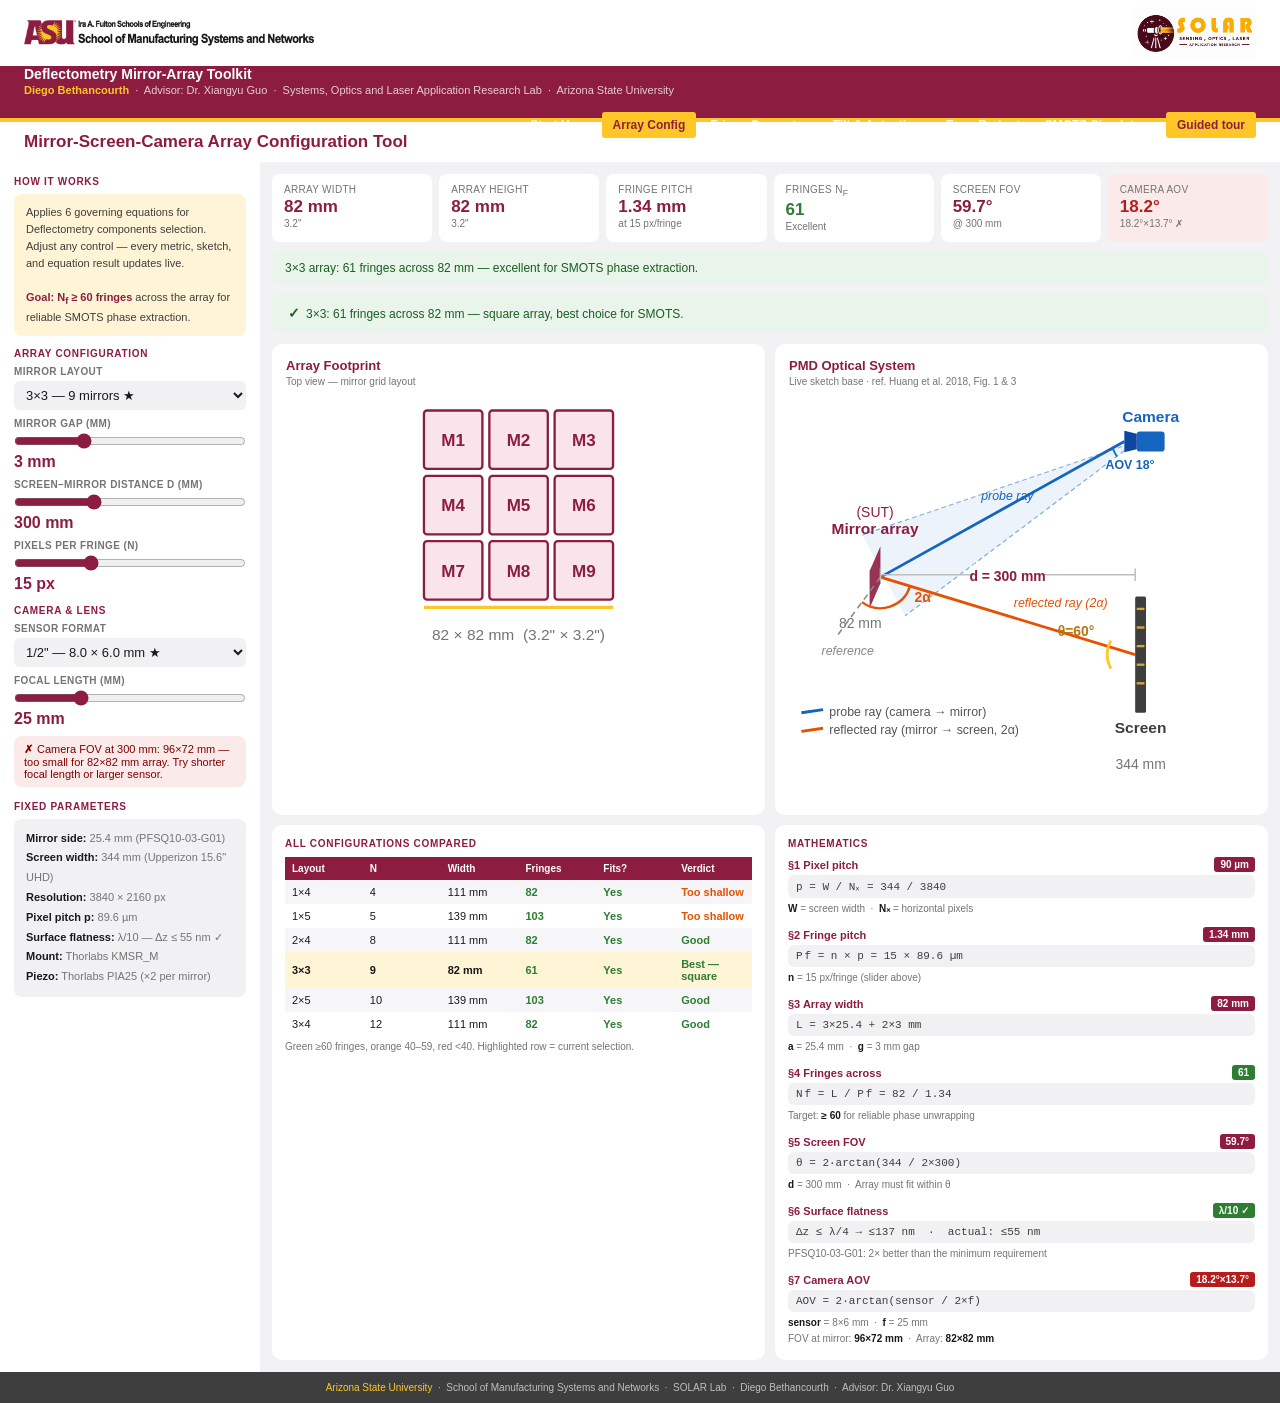
<file: index.html>
<!DOCTYPE html>
<html lang="en">
<head>
<meta charset="UTF-8">
<meta name="viewport" content="width=device-width, initial-scale=1.0">
<link rel="icon" href="asu_icon.ico" sizes="any">
<link rel="stylesheet" href="assets/tour.css">
<title>Mirror-Screen-Camera Array Configuration Tool — Diego Bethancourth | ASU Deflectometry</title>
<style>
*{box-sizing:border-box;margin:0;padding:0}
body{font-family:Arial,Helvetica,sans-serif;background:#F2F2F5;color:#191919;font-size:14px}
.nav{background:#8C1D40;display:flex;align-items:center;gap:14px;padding:0 24px;height:52px;flex-wrap:wrap}
.nav-links{margin-left:auto;display:flex;gap:3px;flex-wrap:wrap}
.nav-links a{color:rgba(255,255,255,.85);text-decoration:none;font-size:12px;font-weight:700;padding:6px 11px;border-radius:3px;white-space:nowrap}
.nav-links a:hover{background:rgba(255,255,255,.14);color:#fff}
.nav-links a.active{background:#FFC627;color:#8C1D40}
.gold-bar{height:4px;background:#FFC627}
.brandbar{background:#fff;display:flex;align-items:center;justify-content:space-between;gap:18px;padding:7px 24px;flex-wrap:wrap}
.brandbar img{display:block}
.logo-asu{height:30px;width:auto}
.logo-lab{height:52px;width:auto;mix-blend-mode:multiply}
.nav-title .t1{font-size:14px;font-weight:700;line-height:1.2;color:#fff}
.nav-title .t2{font-size:11px;color:rgba(255,255,255,0.78);line-height:1.35}
.nav-title .t2 strong{color:#FFC627;font-weight:700}
.nav-title{min-width:0}
.byline{font-size:12px;color:#747474}
.byline strong{color:#8C1D40}
@media(max-width:760px){.logo-asu{height:22px}.logo-lab{height:32px}}
.page-hdr{background:#fff;padding:10px 24px;display:flex;align-items:baseline;gap:16px;flex-wrap:wrap}
.page-hdr h1{font-size:17px;font-weight:700;color:#8C1D40;margin:0}.page-hdr p{font-size:12px;color:#747474}
.app{display:grid;grid-template-columns:260px 1fr;gap:0;min-height:calc(100vh - 80px)}
.left-col{background:#fff;padding:14px;display:flex;flex-direction:column;gap:12px}
.right-col{padding:12px;display:flex;flex-direction:column;gap:10px}
.sec-lbl{font-size:10px;font-weight:700;color:#8C1D40;text-transform:uppercase;letter-spacing:.07em;margin-bottom:7px}
.ctrl-group{display:flex;flex-direction:column;gap:4px}
.ctrl-group label{font-size:10px;font-weight:700;color:#747474;text-transform:uppercase;letter-spacing:.04em}
.ctrl-group select{width:100%;font-size:13px;color:#191919;border:none;border-radius:6px;padding:6px 8px;background:#F1F1F4}
.ctrl-group input[type=range]{width:100%;accent-color:#8C1D40}
.ctrl-val{font-size:16px;font-weight:700;color:#8C1D40}
.explainer{background:#FFF4D6;padding:10px 12px;font-size:11px;color:#3E3E3E;line-height:1.55;border-radius:8px}
.explainer strong{color:#8C1D40}
.fixed-box{background:#F1F1F4;border-radius:8px;padding:10px 12px}
.mvar{font-size:11px;color:#747474;line-height:1.8}.mvar span{color:#191919;font-weight:700}
.metrics-row{display:grid;grid-template-columns:repeat(6,1fr);gap:7px}
.metric{background:#fff;border-radius:8px;padding:10px 12px}
.metric .ml{font-size:10px;color:#747474;text-transform:uppercase;letter-spacing:.03em;margin-bottom:2px}
.metric .mv{font-size:17px;font-weight:700;color:#8C1D40}.metric .ms{font-size:10px;color:#747474;margin-top:1px}
.status-ok{background:#E9F4EB;border-radius:8px;padding:9px 13px;font-size:12px;color:#1b5e20}
.status-warn{background:#FDF2DA;border-radius:8px;padding:9px 13px;font-size:12px;color:#4e342e}
.mid-row{display:grid;grid-template-columns:1fr 1fr;gap:10px}
.panel{background:#fff;border-radius:10px;padding:14px}
.panel-heading{font-size:13px;font-weight:700;color:#8C1D40;margin-bottom:3px}
.panel-sub{font-size:10px;color:#747474;margin-bottom:8px}
.bottom-row{display:grid;grid-template-columns:1fr 1fr;gap:10px}
.card{background:#fff;border-radius:10px;padding:13px}
.comp-table{width:100%;border-collapse:collapse;font-size:11px;table-layout:fixed}
.comp-table th{background:#8C1D40;color:#fff;padding:6px 7px;text-align:left;font-size:10px;font-weight:700}
.comp-table td{padding:6px 7px}
.comp-table tr.act td{background:#FFF4D6;font-weight:700}
.comp-table tr:nth-child(even):not(.act) td{background:#F6F6F9}
.g{color:#2e7d32;font-weight:700}.m{color:#e65100;font-weight:700}.b{color:#b71c1c;font-weight:700}
.math-block{margin-bottom:10px;padding-bottom:0}
.math-block:last-child{margin-bottom:0}
.math-title{font-size:11px;font-weight:700;color:#8C1D40;margin-bottom:3px;display:flex;justify-content:space-between;align-items:center}
.live{background:#8C1D40;color:#fff;font-size:10px;font-weight:700;padding:2px 6px;border-radius:3px;white-space:nowrap}
.formula{background:#F1F1F4;border-radius:6px;padding:5px 8px;font-family:"Courier New",monospace;font-size:11px;color:#3E3E3E;margin:3px 0}
.mvar2{font-size:10px;color:#747474;line-height:1.6}.mvar2 span{color:#191919;font-weight:700}
.verdict-good{background:#E9F4EB;border-radius:8px;padding:11px 16px;font-size:12px;color:#1b5e20;font-weight:500;margin-bottom:2px}
.verdict-warn{background:#FDF2DA;border-radius:8px;padding:11px 16px;font-size:12px;color:#6d4c00;font-weight:500;margin-bottom:2px}
.verdict-bad{background:#FBEAEA;border-radius:8px;padding:11px 16px;font-size:12px;color:#7f0000;font-weight:500;margin-bottom:2px}
.footer{background:#3E3E3E;color:#BFBFBF;font-size:10px;padding:10px 24px;text-align:center;margin-top:auto}
.footer span{color:#FFC627}
</style>
</head>
<body>

<div class="brandbar">
  <img class="logo-asu" src="logos/ASU%20Logo%20School.png" alt="Arizona State University — Ira A. Fulton Schools of Engineering, School of Manufacturing Systems and Networks">
  <img class="logo-lab" src="logos/SOLAR%20LAB%20LOGO.png" alt="SOLAR — Sensing, Optics, Laser Application Research">
</div>
<div class="nav">
  <div class="nav-title">
    <div class="t1">Deflectometry Mirror-Array Toolkit</div>
    <div class="t2"><strong>Diego Bethancourth</strong> &nbsp;&middot;&nbsp; Advisor: Dr. Xiangyu Guo &nbsp;&middot;&nbsp; Systems, Optics and Laser Application Research Lab &nbsp;&middot;&nbsp; Arizona State University</div>
  </div>
  <nav class="nav-links">
    <a href="guide.html">Start Here</a>
    <a href="index.html" class="active">Array Config</a>
    <a href="fringes.html">Fringe Generator</a>
    <a href="piezo.html">Tilt &amp; Actuation</a>
    <a href="budget.html">Error Budget</a>
    <a href="simulator.html">SMOTS Simulator</a>
  </nav>
</div>
<div class="gold-bar"></div>

<div class="page-hdr">
  <h1>Mirror-Screen-Camera Array Configuration Tool</h1>
</div>

<div class="app">
  <div class="left-col">

    <div>
      <div class="sec-lbl">How it works</div>
      <div class="explainer">
        Applies 6 governing equations for Deflectometry components selection. Adjust any control — every metric, sketch, and equation result updates live.
        <br><br><strong>Goal: N<sub>f</sub> &ge; 60 fringes</strong> across the array for reliable SMOTS phase extraction.
      </div>
    </div>

    <div>
      <div class="sec-lbl">Array configuration</div>
      <div class="ctrl-group" style="margin-bottom:8px">
        <label>Mirror layout</label>
        <select id="arr" onchange="update()">
          <option value="1x4">1&times;4 &mdash; 4 mirrors (linear)</option>
          <option value="1x5">1&times;5 &mdash; 5 mirrors (linear)</option>
          <option value="2x4">2&times;4 &mdash; 8 mirrors</option>
          <option value="3x3" selected>3&times;3 &mdash; 9 mirrors &#9733;</option>
          <option value="2x5">2&times;5 &mdash; 10 mirrors</option>
          <option value="3x4">3&times;4 &mdash; 12 mirrors</option>
        </select>
      </div>
      <div class="ctrl-group" style="margin-bottom:8px">
        <label>Mirror gap (mm)</label>
        <input type="range" id="gap" min="1" max="8" value="3" step="1" oninput="update()">
        <span class="ctrl-val" id="gap-v">3 mm</span>
      </div>
      <div class="ctrl-group" style="margin-bottom:8px">
        <label>Screen&ndash;mirror distance d (mm)</label>
        <input type="range" id="dist" min="200" max="500" value="300" step="10" oninput="update()">
        <span class="ctrl-val" id="dist-v">300 mm</span>
      </div>
      <div class="ctrl-group">
        <label>Pixels per fringe (n)</label>
        <input type="range" id="ppf" min="8" max="30" value="15" step="1" oninput="update()">
        <span class="ctrl-val" id="ppf-v">15 px</span>
      </div>
    </div>

    <div>
      <div class="sec-lbl">Camera &amp; Lens</div>
      <div class="ctrl-group" style="margin-bottom:8px">
        <label>Sensor format</label>
        <select id="sensor" onchange="update()">
          <option value="4.8,3.6">1/4" — 4.8 × 3.6 mm</option>
          <option value="6.4,4.8">1/3" — 6.4 × 4.8 mm</option>
          <option value="8.0,6.0" selected>1/2" — 8.0 × 6.0 mm ★</option>
          <option value="11.0,8.0">2/3" — 11.0 × 8.0 mm</option>
          <option value="12.8,9.6">1" — 12.8 × 9.6 mm</option>
          <option value="17.6,13.2">4/3" — 17.6 × 13.2 mm</option>
          <option value="23.5,15.6">APS-C — 23.5 × 15.6 mm</option>
        </select>
      </div>
      <div class="ctrl-group" style="margin-bottom:8px">
        <label>Focal length (mm)</label>
        <input type="range" id="focal" min="6" max="75" value="25" step="1" oninput="update()">
        <span class="ctrl-val" id="focal-v">25 mm</span>
      </div>
      <div id="cam-check" class="verdict-good" style="font-size:11px;padding:7px 10px;margin-top:4px"></div>
    </div>

    <div>
      <div class="sec-lbl">Fixed parameters</div>
      <div class="fixed-box">
        <div class="mvar">
          <span>Mirror side:</span> 25.4 mm (PFSQ10-03-G01)<br>
          <span>Screen width:</span> 344 mm (Upperizon 15.6&quot; UHD)<br>
          <span>Resolution:</span> 3840 &times; 2160 px<br>
          <span>Pixel pitch p:</span> 89.6 &micro;m<br>
          <span>Surface flatness:</span> &lambda;/10 &mdash; &Delta;z &le; 55 nm &#10003;<br>
          <span>Mount:</span> Thorlabs KMSR_M<br>
          <span>Piezo:</span> Thorlabs PIA25 (&times;2 per mirror)
        </div>
      </div>
    </div>

  </div>

  <div class="right-col">
    <div class="metrics-row" id="metrics"></div>
    <div id="status"></div>

    <div id="verdict-banner" class="verdict-good"></div>

    <div class="mid-row">
      <div class="panel">
        <div class="panel-heading">Array Footprint</div>
        <div class="panel-sub">Top view &mdash; mirror grid layout</div>
        <svg id="arr-svg" width="100%" viewBox="0 0 300 160"></svg>
      </div>
      <div class="panel">
        <div class="panel-heading">PMD Optical System</div>
        <div class="panel-sub">Live sketch base &middot; ref. Huang et al. 2018, Fig. 1 &amp; 3</div>
        <svg id="sys-svg" width="100%" viewBox="0 0 300 260"></svg>
      </div>
    </div>

    <div class="bottom-row">
      <div class="card">
        <div class="sec-lbl" style="margin-bottom:8px">All configurations compared</div>
        <div id="comp"></div>
      </div>
      <div class="card">
        <div class="sec-lbl" style="margin-bottom:8px">Mathematics</div>
        <div id="math"></div>
      </div>
    </div>
  </div>
</div>

<div class="footer">
  <span>Arizona State University</span> &nbsp;&middot;&nbsp; School of Manufacturing Systems and Networks &nbsp;&middot;&nbsp; SOLAR Lab &nbsp;&middot;&nbsp; Diego Bethancourth &nbsp;&middot;&nbsp; Advisor: Dr. Xiangyu Guo
</div>

<script>
// Highlighted metrics use a soft pastel wash rather than an accent rule, so no
// block on the page carries a line.
const TINT={'#2e7d32':'#E9F4EB','#e65100':'#FDF0E2','#b71c1c':'#FBEAEA','#8C1D40':'#F8ECF1','#f9a825':'#FDF2DA'};
const tint=c=>TINT[c]||'#F1F1F4';
const MIRROR=25.4, SW=344, PP=SW/3840;
const cfgs={'1x4':{c:4,r:1},'1x5':{c:5,r:1},'2x4':{c:4,r:2},'3x3':{c:3,r:3},'2x5':{c:5,r:2},'3x4':{c:4,r:3}};

function update(){
  const key=document.getElementById('arr').value;
  const gap=+document.getElementById('gap').value;
  const dist=+document.getElementById('dist').value;
  const ppf=+document.getElementById('ppf').value;
  const focal=+document.getElementById('focal').value;
  const sensorVal=document.getElementById('sensor').value.split(',');
  const sW=+sensorVal[0], sH=+sensorVal[1];
  document.getElementById('gap-v').textContent=gap+' mm';
  document.getElementById('dist-v').textContent=dist+' mm';
  document.getElementById('ppf-v').textContent=ppf+' px';
  document.getElementById('focal-v').textContent=focal+' mm';

  // Camera AOV
  const aovH=2*Math.atan(sW/2/focal)*180/Math.PI;
  const aovV=2*Math.atan(sH/2/focal)*180/Math.PI;
  // Field of view at mirror distance
  const fovAtMir_W=2*dist*Math.tan(aovH/2*Math.PI/180);
  const fovAtMir_H=2*dist*Math.tan(aovV/2*Math.PI/180);

  const {c,r}=cfgs[key];
  const W=c*MIRROR+(c-1)*gap, H=r*MIRROR+(r-1)*gap;
  const Pf=ppf*PP, Nf=W/Pf;
  const fov=2*Math.atan(SW/2/dist)*180/Math.PI;
  const fits=W<=SW*0.9, nfg=Nf>=60, nfok=Nf>=40;
  const vc=nfg?'#2e7d32':nfok?'#e65100':'#b71c1c';

  // Camera FOV check
  const camFitsW=fovAtMir_W>=W, camFitsH=fovAtMir_H>=H;
  const camOk=camFitsW&&camFitsH;
  const camIcon=camOk?'&#10003;':'&#10007;';
  const camCls=camOk?'verdict-good':'verdict-bad';
  const camMsg=camOk
    ?`Camera FOV at ${dist} mm: ${Math.round(fovAtMir_W)}&times;${Math.round(fovAtMir_H)} mm &mdash; covers ${Math.round(W)}&times;${Math.round(H)} mm array. AOV ${aovH.toFixed(1)}&deg;&times;${aovV.toFixed(1)}&deg; &#10003;`
    :`Camera FOV at ${dist} mm: ${Math.round(fovAtMir_W)}&times;${Math.round(fovAtMir_H)} mm &mdash; too small for ${Math.round(W)}&times;${Math.round(H)} mm array. Try shorter focal length or larger sensor.`;

  document.getElementById('metrics').innerHTML=`
    <div class="metric"><div class="ml">Array width</div><div class="mv">${Math.round(W)} mm</div><div class="ms">${(W/25.4).toFixed(1)}"</div></div>
    <div class="metric"><div class="ml">Array height</div><div class="mv">${Math.round(H)} mm</div><div class="ms">${(H/25.4).toFixed(1)}"</div></div>
    <div class="metric"><div class="ml">Fringe pitch</div><div class="mv">${Pf.toFixed(2)} mm</div><div class="ms">at ${ppf} px/fringe</div></div>
    <div class="metric"><div class="ml">Fringes N<sub>f</sub></div><div class="mv" style="color:${vc}">${Math.round(Nf)}</div><div class="ms">${nfg?'Excellent':nfok?'Marginal':'Too few'}</div></div>
    <div class="metric"><div class="ml">Screen FOV</div><div class="mv">${fov.toFixed(1)}&deg;</div><div class="ms">@ ${dist} mm</div></div>
    <div class="metric" style="background:${tint(camOk?'#2e7d32':'#b71c1c')}"><div class="ml">Camera AOV</div><div class="mv" style="color:${camOk?'#2e7d32':'#b71c1c'}">${aovH.toFixed(1)}&deg;</div><div class="ms">${aovH.toFixed(1)}&deg;&times;${aovV.toFixed(1)}&deg; ${camOk?'&#10003;':'&#10007;'}</div></div>`;

  const msg=!fits
    ?`Array width ${Math.round(W)} mm exceeds screen limit. Reduce columns or gap.`
    :!nfok
    ?`Only ${Math.round(Nf)} fringes &mdash; try reducing pixels/fringe or adding more columns.`
    :`${c}&times;${r} array: ${Math.round(Nf)} fringes across ${Math.round(W)} mm &mdash; ${nfg?'excellent':'adequate'} for SMOTS phase extraction.`;
  document.getElementById('status').innerHTML=`<div class="${(!fits||!nfok)?'status-warn':'status-ok'}">${msg}</div>`;

  document.getElementById('cam-check').className=camCls;
  document.getElementById('cam-check').innerHTML=`<span style="font-weight:700;margin-right:4px">${camIcon}</span>${camMsg}`;

  drawArray(c,r,gap);
  drawSystem(dist,W,fov,aovH);

  const rows=Object.entries(cfgs).map(([k,{c:cc,r:rr}])=>{
    const w=cc*MIRROR+(cc-1)*gap, nf=Math.round(w/Pf), f=w<=SW*0.9;
    const nc=nf>=60?'g':nf>=40?'m':'b';
    const shallow=rr===1;
    const verdict=!f?'<span class="b">Exceeds screen</span>'
      :nf<40?'<span class="b">Too few fringes</span>'
      :shallow?'<span class="m">Too shallow</span>'
      :nf>=60&&!shallow?`<span class="g">${cc===rr?'Best &mdash; square':'Good'}</span>`
      :'<span class="m">Marginal</span>';
    return `<tr class="${k===key?'act':''}"><td>${rr}&times;${cc}</td><td>${cc*rr}</td><td>${Math.round(w)} mm</td><td class="${nc}">${nf}</td><td class="${f?'g':'b'}">${f?'Yes':'No'}</td><td>${verdict}</td></tr>`;
  }).join('');
  document.getElementById('comp').innerHTML=`
    <table class="comp-table"><tr><th>Layout</th><th>N</th><th>Width</th><th>Fringes</th><th>Fits?</th><th>Verdict</th></tr>${rows}</table>
    <p style="font-size:10px;color:#747474;margin-top:5px">Green &ge;60 fringes, orange 40&ndash;59, red &lt;40. Highlighted row = current selection.</p>`;

  const selCfg=cfgs[key];
  const selW=selCfg.c*MIRROR+(selCfg.c-1)*gap, selNf=Math.round(selW/Pf);
  const selFits=selW<=SW*0.9, selShallow=selCfg.r===1;
  const selGood=selFits&&selNf>=60&&!selShallow;
  const selMarginal=selFits&&selNf>=40&&!selGood;
  const bannerCls=!selFits||selNf<40?'verdict-bad':selShallow?'verdict-warn':selMarginal?'verdict-warn':'verdict-good';
  const bannerIcon=selGood?'&#10003;':(!selFits||selNf<40)?'&#10007;':'&#9888;';
  const bannerText=!selFits?`${selCfg.c}&times;${selCfg.r}: Array width ${Math.round(selW)} mm exceeds screen — reduce columns or gap.`
    :selNf<40?`${selCfg.c}&times;${selCfg.r}: Only ${selNf} fringes — too few for reliable phase extraction.`
    :selShallow?`${selCfg.c}&times;${selCfg.r}: Linear array — only ${selCfg.r} row. Consider adding rows for better 2D coverage.`
    :selMarginal?`${selCfg.c}&times;${selCfg.r}: ${selNf} fringes — marginal. Try increasing columns or reducing px/fringe.`
    :`${selCfg.c}&times;${selCfg.r}: ${selNf} fringes across ${Math.round(selW)} mm — ${selCfg.c===selCfg.r?'square array, best choice':'good configuration'} for SMOTS.`;
  document.getElementById('verdict-banner').className=bannerCls;
  document.getElementById('verdict-banner').innerHTML=`<span style="font-size:14px;font-weight:700;margin-right:6px">${bannerIcon}</span>${bannerText}`;

  document.getElementById('math').innerHTML=`
    <div class="math-block">
      <div class="math-title">&sect;1 Pixel pitch <span class="live">${(PP*1000).toFixed(0)} &micro;m</span></div>
      <div class="formula">p = W / N&#x2093; = 344 / 3840</div>
      <div class="mvar2"><span>W</span> = screen width &nbsp;&middot;&nbsp; <span>N&#x2093;</span> = horizontal pixels</div>
    </div>
    <div class="math-block">
      <div class="math-title">&sect;2 Fringe pitch <span class="live">${Pf.toFixed(2)} mm</span></div>
      <div class="formula">P&#8198;f = n &times; p = ${ppf} &times; 89.6 &micro;m</div>
      <div class="mvar2"><span>n</span> = ${ppf} px/fringe (slider above)</div>
    </div>
    <div class="math-block">
      <div class="math-title">&sect;3 Array width <span class="live">${Math.round(W)} mm</span></div>
      <div class="formula">L = ${c}&times;25.4 + ${c>1?c-1:0}&times;${gap} mm</div>
      <div class="mvar2"><span>a</span> = 25.4 mm &nbsp;&middot;&nbsp; <span>g</span> = ${gap} mm gap</div>
    </div>
    <div class="math-block">
      <div class="math-title">&sect;4 Fringes across <span class="live" style="background:${vc}">${Math.round(Nf)}</span></div>
      <div class="formula">N&#8198;f = L / P&#8198;f = ${Math.round(W)} / ${Pf.toFixed(2)}</div>
      <div class="mvar2">Target: <span>&ge; 60</span> for reliable phase unwrapping</div>
    </div>
    <div class="math-block">
      <div class="math-title">&sect;5 Screen FOV <span class="live">${fov.toFixed(1)}&deg;</span></div>
      <div class="formula">&theta; = 2&middot;arctan(344 / 2&times;${dist})</div>
      <div class="mvar2"><span>d</span> = ${dist} mm &nbsp;&middot;&nbsp; Array must fit within &theta;</div>
    </div>
    <div class="math-block">
      <div class="math-title">&sect;6 Surface flatness <span class="live" style="background:#2e7d32">&lambda;/10 &#10003;</span></div>
      <div class="formula">&Delta;z &le; &lambda;/4 &rarr; &le;137 nm &nbsp;&middot;&nbsp; actual: &le;55 nm</div>
      <div class="mvar2">PFSQ10-03-G01: 2&times; better than the minimum requirement</div>
    </div>
    <div class="math-block">
      <div class="math-title">&sect;7 Camera AOV <span class="live" style="background:${camOk?'#2e7d32':'#b71c1c'}">${aovH.toFixed(1)}&deg;&times;${aovV.toFixed(1)}&deg;</span></div>
      <div class="formula">AOV = 2&middot;arctan(sensor / 2&times;f)</div>
      <div class="mvar2"><span>sensor</span> = ${sW}&times;${sH} mm &nbsp;&middot;&nbsp; <span>f</span> = ${focal} mm<br>FOV at mirror: <span>${Math.round(fovAtMir_W)}&times;${Math.round(fovAtMir_H)} mm</span> &nbsp;&middot;&nbsp; Array: <span>${Math.round(W)}&times;${Math.round(H)} mm</span></div>
    </div>`;
}

function drawArray(cols,rows,gap){
  const svg=document.getElementById('arr-svg');
  const pX=12,pY=10,svgW=300,svgH=160;
  const uW=svgW-2*pX, uH=svgH-2*pY-18;
  const tW=cols*MIRROR+(cols-1)*gap, tH=rows*MIRROR+(rows-1)*gap;
  const sc=Math.min(uW/tW,uH/tH);
  const mw=MIRROR*sc, gp=gap*sc;
  const oX=pX+(uW-(cols*mw+(cols-1)*gp))/2;
  const oY=pY+(uH-(rows*mw+(rows-1)*gp))/2;
  let h='';
  for(let row=0;row<rows;row++) for(let col=0;col<cols;col++){
    const x=oX+col*(mw+gp), y=oY+row*(mw+gp), i=row*cols+col+1;
    h+=`<rect x="${x.toFixed(1)}" y="${y.toFixed(1)}" width="${mw.toFixed(1)}" height="${mw.toFixed(1)}" rx="2" fill="#F9E4EC" stroke="#8C1D40" stroke-width="1.5"/>`;
    h+=`<text x="${(x+mw/2).toFixed(1)}" y="${(y+mw/2+4).toFixed(1)}" text-anchor="middle" font-family="Arial" font-size="${Math.max(7,Math.min(11,mw*.36)).toFixed(0)}" fill="#8C1D40" font-weight="700">M${i}</text>`;
  }
  const aW=cols*mw+(cols-1)*gp;
  const cx=(oX+aW/2).toFixed(1), lY=(oY+rows*mw+(rows-1)*gp+5).toFixed(1);
  h+=`<line x1="${oX.toFixed(1)}" y1="${lY}" x2="${(oX+aW).toFixed(1)}" y2="${lY}" stroke="#FFC627" stroke-width="2"/>`;
  h+=`<text x="${cx}" y="${svgH-2}" text-anchor="middle" font-family="Arial" font-size="10" fill="#747474">${Math.round(tW)} \u00d7 ${Math.round(tH)} mm \u00a0(${(tW/25.4).toFixed(1)}" \u00d7 ${(tH/25.4).toFixed(1)}")</text>`;
  svg.innerHTML=h;
}

function drawSystem(dist,arrayW,fov,aovH){
  const svg=document.getElementById('sys-svg');
  const W=300,H=225;
  const mirX=52, midY=H/2+5;
  const mirH=Math.min(80,Math.max(24,arrayW*0.25));
  const mirTop=midY-mirH/2, mirBot=midY+mirH/2, mirW=7, tilt=8;
  const distFrac=(dist-200)/(500-200);
  const camX=220+distFrac*40, camY=30;
  const scrX=210+distFrac*40, scrH=75;
  const scrTopY=H-20-scrH, scrBotY=H-20, scrW=7;
  const refX=mirX+mirW, refY=midY;
  const cW=18, cH=13, lx1=camX-cW/2;
  let h='';

  // Camera AOV cone — shows how much the lens sees at mirror distance
  const aovRad=(aovH||40)*Math.PI/180;
  // Direction from camera to mirror
  const dx=refX-lx1, dy=refY-camY;
  const camDist=Math.sqrt(dx*dx+dy*dy);
  const baseAngle=Math.atan2(dy,dx);
  const coneLen=camDist;
  const cx1=lx1+coneLen*Math.cos(baseAngle-aovRad/2);
  const cy1=camY+coneLen*Math.sin(baseAngle-aovRad/2);
  const cx2=lx1+coneLen*Math.cos(baseAngle+aovRad/2);
  const cy2=camY+coneLen*Math.sin(baseAngle+aovRad/2);
  h+=`<polygon points="${lx1},${camY} ${cx1.toFixed(1)},${cy1.toFixed(1)} ${cx2.toFixed(1)},${cy2.toFixed(1)}" fill="#1565C0" opacity="0.08"/>`;
  h+=`<line x1="${lx1}" y1="${camY}" x2="${cx1.toFixed(1)}" y2="${cy1.toFixed(1)}" stroke="#1565C0" stroke-width="0.8" stroke-dasharray="3,2" opacity="0.5"/>`;
  h+=`<line x1="${lx1}" y1="${camY}" x2="${cx2.toFixed(1)}" y2="${cy2.toFixed(1)}" stroke="#1565C0" stroke-width="0.8" stroke-dasharray="3,2" opacity="0.5"/>`;
  // AOV label
  const aovArcR=16;
  const aax1=lx1+aovArcR*Math.cos(baseAngle-aovRad/2);
  const aay1=camY+aovArcR*Math.sin(baseAngle-aovRad/2);
  const aax2=lx1+aovArcR*Math.cos(baseAngle+aovRad/2);
  const aay2=camY+aovArcR*Math.sin(baseAngle+aovRad/2);
  h+=`<path d="M ${aax1.toFixed(1)} ${aay1.toFixed(1)} A ${aovArcR} ${aovArcR} 0 0 1 ${aax2.toFixed(1)} ${aay2.toFixed(1)}" fill="none" stroke="#1565C0" stroke-width="1.2"/>`;
  h+=`<text x="${(lx1+aovArcR*Math.cos(baseAngle)-6).toFixed(1)}" y="${(camY+aovArcR*Math.sin(baseAngle)+10).toFixed(1)}" font-family="Arial" font-size="8" fill="#1565C0" font-weight="700">AOV ${(aovH||40).toFixed(0)}&deg;</text>`;

  h+=`<polygon points="${mirX},${mirTop+tilt} ${mirX+mirW},${mirTop-tilt} ${mirX+mirW},${mirBot-tilt} ${mirX},${mirBot+tilt}" fill="#8C1D40" opacity="0.9"/>`;
  h+=`<text x="${mirX+mirW/2}" y="${mirTop-tilt-8}" text-anchor="middle" font-family="Arial" font-size="10" fill="#8C1D40" font-weight="700">Mirror array</text>`;
  h+=`<text x="${mirX+mirW/2}" y="${mirTop-tilt-19}" text-anchor="middle" font-family="Arial" font-size="9" fill="#8C1D40">(SUT)</text>`;
  h+=`<text x="${mirX-6}" y="${mirBot+tilt+13}" text-anchor="middle" font-family="Arial" font-size="9" fill="#747474">${Math.round(arrayW)} mm</text>`;

  h+=`<rect x="${lx1}" y="${camY-cH/2}" width="${cW}" height="${cH}" rx="2" fill="#1565C0"/>`;
  h+=`<polygon points="${lx1},${camY-5} ${lx1-8},${camY-7} ${lx1-8},${camY+7} ${lx1},${camY+5}" fill="#0D47A1"/>`;
  h+=`<text x="${camX}" y="${camY-cH/2-6}" text-anchor="middle" font-family="Arial" font-size="10" fill="#1565C0" font-weight="700">Camera</text>`;

  h+=`<rect x="${scrX}" y="${scrTopY}" width="${scrW}" height="${scrH}" rx="1" fill="#3E3E3E"/>`;
  for(let i=0;i<5;i++){const ly=scrTopY+8+i*12;if(ly<scrBotY-4)h+=`<line x1="${scrX+1}" y1="${ly}" x2="${scrX+scrW-1}" y2="${ly}" stroke="#FFC627" stroke-width="1.5" opacity="0.8"/>`;}
  h+=`<text x="${scrX+scrW/2}" y="${scrBotY+13}" text-anchor="middle" font-family="Arial" font-size="10" fill="#3E3E3E" font-weight="700">Screen</text>`;
  h+=`<text x="${scrX+scrW/2}" y="${scrBotY+36}" text-anchor="middle" font-family="Arial" font-size="9" fill="#747474">344 mm</text>`;

  h+=`<line x1="${lx1-8}" y1="${camY}" x2="${refX}" y2="${refY}" stroke="#1565C0" stroke-width="1.8"/>`;
  const pmx=((lx1-8+refX)/2-14).toFixed(0), pmy=((camY+refY)/2-6).toFixed(0);
  h+=`<text x="${pmx}" y="${pmy}" font-family="Arial" font-size="8" fill="#1565C0" font-style="italic">probe ray</text>`;

  const scrCY=(scrTopY+scrBotY)/2;
  h+=`<line x1="${refX}" y1="${refY}" x2="${scrX}" y2="${scrCY}" stroke="#E65100" stroke-width="1.8"/>`;
  const rmx=((refX+scrX)/2+4).toFixed(0), rmy=((refY+scrCY)/2-6).toFixed(0);
  h+=`<text x="${rmx}" y="${rmy}" font-family="Arial" font-size="8" fill="#E65100" font-style="italic">reflected ray (2\u03b1)</text>`;

  h+=`<line x1="${refX}" y1="${refY}" x2="${refX-28}" y2="${refY+38}" stroke="#888" stroke-width="1" stroke-dasharray="4,3"/>`;
  h+=`<text x="${refX-38}" y="${refY+50}" font-family="Arial" font-size="8" fill="#888" font-style="italic">reference</text>`;

  const arcR=20;
  const refDir=Math.atan2(38,-28);
  const refAngle=Math.atan2(scrCY-refY,scrX-refX);
  const a1x=refX+arcR*Math.cos(refDir), a1y=refY+arcR*Math.sin(refDir);
  const a2x=refX+arcR*Math.cos(refAngle), a2y=refY+arcR*Math.sin(refAngle);
  h+=`<path d="M ${a1x.toFixed(1)} ${a1y.toFixed(1)} A ${arcR} ${arcR} 0 0 0 ${a2x.toFixed(1)} ${a2y.toFixed(1)}" fill="none" stroke="#E65100" stroke-width="1.5"/>`;
  h+=`<text x="${refX+arcR+2}" y="${refY+16}" font-family="Arial" font-size="9" fill="#E65100" font-weight="700">2\u03b1</text>`;

  const dimY=scrTopY-14;
  h+=`<line x1="${refX}" y1="${dimY}" x2="${scrX}" y2="${dimY}" stroke="#BFBFBF" stroke-width="1"/>`;
  h+=`<line x1="${refX}" y1="${dimY-4}" x2="${refX}" y2="${dimY+4}" stroke="#BFBFBF" stroke-width="1"/>`;
  h+=`<line x1="${scrX}" y1="${dimY-4}" x2="${scrX}" y2="${dimY+4}" stroke="#BFBFBF" stroke-width="1"/>`;
  const dMidX=((refX+scrX)/2).toFixed(0);
  h+=`<rect x="${+dMidX-22}" y="${dimY-7}" width="44" height="13" fill="#fff"/>`;
  h+=`<text x="${dMidX}" y="${dimY+4}" text-anchor="middle" font-family="Arial" font-size="9" fill="#8C1D40" font-weight="700">d = ${dist} mm</text>`;

  const fovRad=fov*Math.PI/180, aR=18;
  const fA1=Math.PI-fovRad/2, fA2=Math.PI+fovRad/2;
  const fax1=scrX+aR*Math.cos(fA1), fay1=scrCY+aR*Math.sin(fA1);
  const fax2=scrX+aR*Math.cos(fA2), fay2=scrCY+aR*Math.sin(fA2);
  h+=`<path d="M ${fax1.toFixed(1)} ${fay1.toFixed(1)} A ${aR} ${aR} 0 0 1 ${fax2.toFixed(1)} ${fay2.toFixed(1)}" fill="none" stroke="#FFC627" stroke-width="1.8"/>`;
  h+=`<text x="${scrX-aR-32}" y="${scrCY-12}" font-family="Arial" font-size="9" fill="#BA7517" font-weight="700">\u03b8=${fov.toFixed(0)}\u00b0</text>`;

  h+=`<line x1="8" y1="${H-20}" x2="22" y2="${H-22}" stroke="#1565C0" stroke-width="1.8"/>`;
  h+=`<text x="26" y="${H-18}" font-family="Arial" font-size="8" fill="#555">probe ray (camera \u2192 mirror)</text>`;
  h+=`<line x1="8" y1="${H-8}" x2="22" y2="${H-10}" stroke="#E65100" stroke-width="1.8"/>`;
  h+=`<text x="26" y="${H-6}" font-family="Arial" font-size="8" fill="#555">reflected ray (mirror \u2192 screen, 2\u03b1)</text>`;

  svg.innerHTML=h;
}

update();
</script>
<script>window.TOUR_STEPS=[
 {
  "sel": "#arr",
  "title": "Start with the layout",
  "text": "Six candidate mirror layouts. The 3×3 is the as-built array. Everything else on this page recalculates the moment you change it."
 },
 {
  "sel": "#ppf",
  "title": "Pixels per fringe",
  "text": "The single most influential control here. A finer fringe (smaller n) packs more fringes across the array, which the measurement needs — but below about 8 px the screen can no longer render a smooth sinusoid."
 },
 {
  "sel": "#dist",
  "title": "Screen–mirror distance",
  "text": "Sets how much of the screen the array can see, and later divides into every slope error. Longer standoff is free accuracy — up to the point the screen no longer fills the field."
 },
 {
  "sel": ".metrics-row",
  "title": "The six live metrics",
  "text": "Read left to right. The one that decides the design is <b>Fringes N<sub>f</sub></b>: target ≥ 60, marginal below 40."
 },
 {
  "sel": "#cam-check",
  "title": "Does the lens cover the array?",
  "text": "Green means the camera sees the whole array at this distance. Red means it does not — shorten the focal length or use a larger sensor."
 },
 {
  "sel": "#comp",
  "title": "All layouts at once",
  "text": "Every candidate scored on the same criteria, so you can see what you are giving up by choosing one over another."
 },
 {
  "sel": "#math",
  "title": "The mathematics panel",
  "text": "Every equation with its current numbers substituted in. Move a slider on the left and watch the terms change here — that is the fastest way to learn what each control really does."
 }
];</script>
<script src="assets/tour.js"></script>
</body>
</html>
</file>
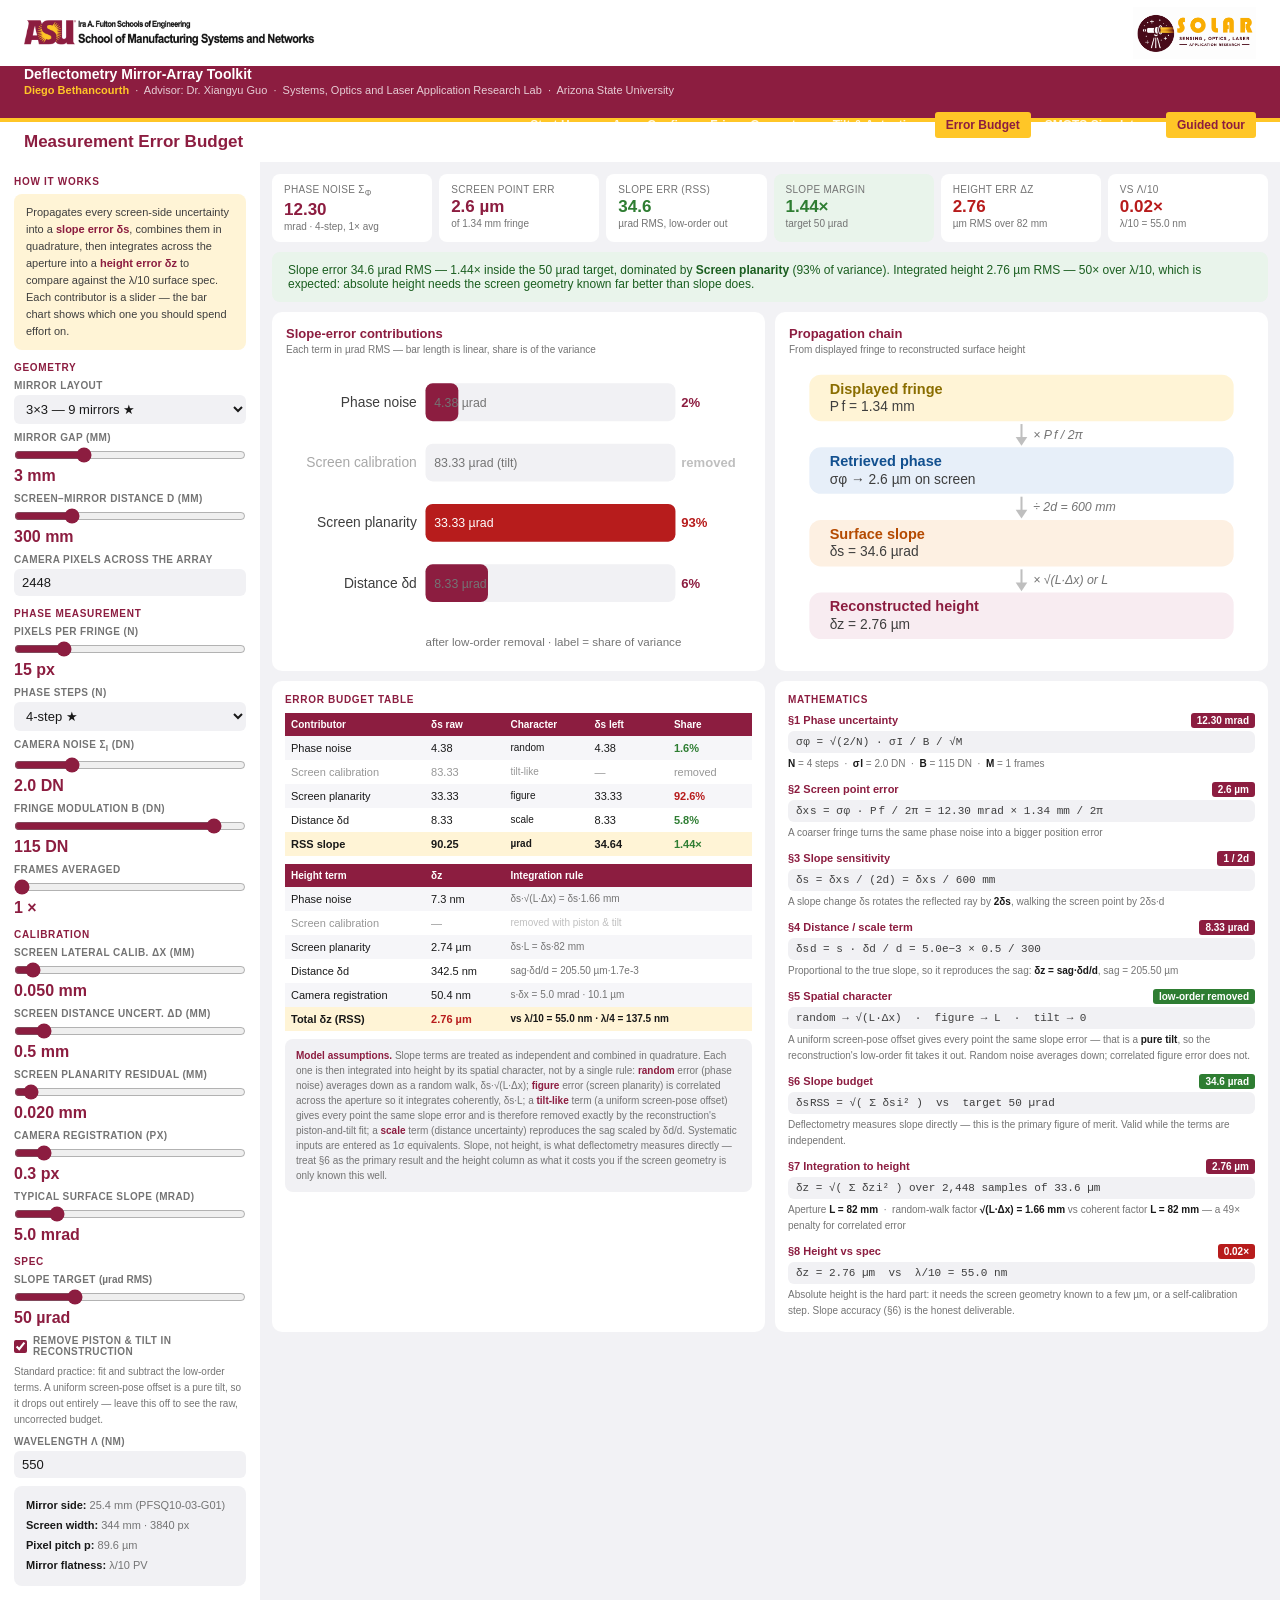
<file: budget.html>
<!DOCTYPE html>
<html lang="en">
<head>
<meta charset="UTF-8">
<meta name="viewport" content="width=device-width, initial-scale=1.0">
<link rel="icon" href="asu_icon.ico" sizes="any">
<link rel="stylesheet" href="assets/tour.css">
<title>Measurement Error Budget — Diego Bethancourth | ASU Deflectometry</title>
<style>
*{box-sizing:border-box;margin:0;padding:0}
body{font-family:Arial,Helvetica,sans-serif;background:#F2F2F5;color:#191919;font-size:14px}
.nav{background:#8C1D40;display:flex;align-items:center;gap:14px;padding:0 24px;height:52px;flex-wrap:wrap}
.nav-links{margin-left:auto;display:flex;gap:3px;flex-wrap:wrap}
.nav-links a{color:rgba(255,255,255,.85);text-decoration:none;font-size:12px;font-weight:700;padding:6px 11px;border-radius:3px;white-space:nowrap}
.nav-links a:hover{background:rgba(255,255,255,.14);color:#fff}
.nav-links a.active{background:#FFC627;color:#8C1D40}
.gold-bar{height:4px;background:#FFC627}
.brandbar{background:#fff;display:flex;align-items:center;justify-content:space-between;gap:18px;padding:7px 24px;flex-wrap:wrap}
.brandbar img{display:block}
.logo-asu{height:30px;width:auto}
.logo-lab{height:52px;width:auto;mix-blend-mode:multiply}
.nav-title .t1{font-size:14px;font-weight:700;line-height:1.2;color:#fff}
.nav-title .t2{font-size:11px;color:rgba(255,255,255,0.78);line-height:1.35}
.nav-title .t2 strong{color:#FFC627;font-weight:700}
.nav-title{min-width:0}
.byline{font-size:12px;color:#747474}
.byline strong{color:#8C1D40}
@media(max-width:760px){.logo-asu{height:22px}.logo-lab{height:32px}}
.page-hdr{background:#fff;padding:10px 24px;display:flex;align-items:baseline;gap:16px;flex-wrap:wrap}
.page-hdr h1{font-size:17px;font-weight:700;color:#8C1D40;margin:0}.page-hdr p{font-size:12px;color:#747474}
.app{display:grid;grid-template-columns:260px 1fr;gap:0;min-height:calc(100vh - 80px)}
.left-col{background:#fff;padding:14px;display:flex;flex-direction:column;gap:12px}
.right-col{padding:12px;display:flex;flex-direction:column;gap:10px}
.sec-lbl{font-size:10px;font-weight:700;color:#8C1D40;text-transform:uppercase;letter-spacing:.07em;margin-bottom:7px}
.ctrl-group{display:flex;flex-direction:column;gap:4px}
.ctrl-group label{font-size:10px;font-weight:700;color:#747474;text-transform:uppercase;letter-spacing:.04em}
.ctrl-group label .u{text-transform:none;letter-spacing:0}
.ctrl-group select,.ctrl-group input[type=number]{width:100%;font-size:13px;color:#191919;border:none;border-radius:6px;padding:6px 8px;background:#F1F1F4}
.ctrl-group input[type=range]{width:100%;accent-color:#8C1D40}
.ctrl-val{font-size:16px;font-weight:700;color:#8C1D40}
.explainer{background:#FFF4D6;padding:10px 12px;font-size:11px;color:#3E3E3E;line-height:1.55;border-radius:8px}
.explainer strong{color:#8C1D40}
.fixed-box{background:#F1F1F4;border-radius:8px;padding:10px 12px}
.mvar{font-size:11px;color:#747474;line-height:1.8}.mvar span{color:#191919;font-weight:700}
.metrics-row{display:grid;grid-template-columns:repeat(6,1fr);gap:7px}
.metric{background:#fff;border-radius:8px;padding:10px 12px}
.metric .ml{font-size:10px;color:#747474;text-transform:uppercase;letter-spacing:.03em;margin-bottom:2px}
.metric .mv{font-size:17px;font-weight:700;color:#8C1D40}.metric .ms{font-size:10px;color:#747474;margin-top:1px}
.mid-row{display:grid;grid-template-columns:1fr 1fr;gap:10px}
.panel{background:#fff;border-radius:10px;padding:14px}
.panel-heading{font-size:13px;font-weight:700;color:#8C1D40;margin-bottom:3px}
.panel-sub{font-size:10px;color:#747474;margin-bottom:8px}
.bottom-row{display:grid;grid-template-columns:1fr 1fr;gap:10px}
.card{background:#fff;border-radius:10px;padding:13px}
.comp-table{width:100%;border-collapse:collapse;font-size:11px;table-layout:fixed}
.comp-table th{background:#8C1D40;color:#fff;padding:6px;text-align:left;font-size:10px;font-weight:700}
.comp-table td{padding:6px}
.comp-table tr:nth-child(even) td{background:#F6F6F9}
.comp-table tr.tot td{background:#FFF4D6;font-weight:700}
.g{color:#2e7d32;font-weight:700}.m{color:#e65100;font-weight:700}.b{color:#b71c1c;font-weight:700}
.math-block{margin-bottom:10px;padding-bottom:0}
.math-block:last-child{margin-bottom:0}
.math-title{font-size:11px;font-weight:700;color:#8C1D40;margin-bottom:3px;display:flex;justify-content:space-between;align-items:center;gap:6px}
.live{background:#8C1D40;color:#fff;font-size:10px;font-weight:700;padding:2px 6px;border-radius:3px;white-space:nowrap}
.formula{background:#F1F1F4;border-radius:6px;padding:5px 8px;font-family:"Courier New",monospace;font-size:11px;color:#3E3E3E;margin:3px 0}
.mvar2{font-size:10px;color:#747474;line-height:1.6}.mvar2 span{color:#191919;font-weight:700}
.verdict-good{background:#E9F4EB;border-radius:8px;padding:11px 16px;font-size:12px;color:#1b5e20;font-weight:500}
.verdict-warn{background:#FDF2DA;border-radius:8px;padding:11px 16px;font-size:12px;color:#6d4c00;font-weight:500}
.verdict-bad{background:#FBEAEA;border-radius:8px;padding:11px 16px;font-size:12px;color:#7f0000;font-weight:500}
.caveat{font-size:10px;color:#747474;line-height:1.5;background:#F1F1F4;border-radius:8px;padding:9px 11px}
.caveat b{color:#8C1D40}
.chk{display:flex;align-items:center;gap:6px;font-size:11px;color:#3E3E3E;font-weight:700;text-transform:none;letter-spacing:0}
.chk input{accent-color:#8C1D40;flex-shrink:0}
.off{opacity:.45}
.footer{background:#3E3E3E;color:#BFBFBF;font-size:10px;padding:10px 24px;text-align:center;margin-top:auto}
.footer span{color:#FFC627}
</style>
</head>
<body>

<div class="brandbar">
  <img class="logo-asu" src="logos/ASU%20Logo%20School.png" alt="Arizona State University — Ira A. Fulton Schools of Engineering, School of Manufacturing Systems and Networks">
  <img class="logo-lab" src="logos/SOLAR%20LAB%20LOGO.png" alt="SOLAR — Sensing, Optics, Laser Application Research">
</div>
<div class="nav">
  <div class="nav-title">
    <div class="t1">Deflectometry Mirror-Array Toolkit</div>
    <div class="t2"><strong>Diego Bethancourth</strong> &nbsp;&middot;&nbsp; Advisor: Dr. Xiangyu Guo &nbsp;&middot;&nbsp; Systems, Optics and Laser Application Research Lab &nbsp;&middot;&nbsp; Arizona State University</div>
  </div>
  <nav class="nav-links">
    <a href="guide.html">Start Here</a>
    <a href="index.html">Array Config</a>
    <a href="fringes.html">Fringe Generator</a>
    <a href="piezo.html">Tilt &amp; Actuation</a>
    <a href="budget.html" class="active">Error Budget</a>
    <a href="simulator.html">SMOTS Simulator</a>
  </nav>
</div>
<div class="gold-bar"></div>

<div class="page-hdr">
  <h1>Measurement Error Budget</h1>
</div>

<div class="app">
  <div class="left-col">

    <div>
      <div class="sec-lbl">How it works</div>
      <div class="explainer">
        Propagates every screen-side uncertainty into a <strong>slope error &delta;s</strong>, combines
        them in quadrature, then integrates across the aperture into a <strong>height error &delta;z</strong>
        to compare against the &lambda;/10 surface spec. Each contributor is a slider &mdash; the bar chart
        shows which one you should spend effort on.
      </div>
    </div>

    <div>
      <div class="sec-lbl">Geometry</div>
      <div class="ctrl-group" style="margin-bottom:8px">
        <label>Mirror layout</label>
        <select id="arr" onchange="update()">
          <option value="1x4">1&times;4 &mdash; 4 mirrors (linear)</option>
          <option value="1x5">1&times;5 &mdash; 5 mirrors (linear)</option>
          <option value="2x4">2&times;4 &mdash; 8 mirrors</option>
          <option value="3x3" selected>3&times;3 &mdash; 9 mirrors &#9733;</option>
          <option value="2x5">2&times;5 &mdash; 10 mirrors</option>
          <option value="3x4">3&times;4 &mdash; 12 mirrors</option>
        </select>
      </div>
      <div class="ctrl-group" style="margin-bottom:8px">
        <label>Mirror gap (mm)</label>
        <input type="range" id="gap" min="1" max="8" value="3" step="1" oninput="update()">
        <span class="ctrl-val" id="gap-v">3 mm</span>
      </div>
      <div class="ctrl-group" style="margin-bottom:8px">
        <label>Screen&ndash;mirror distance d (mm)</label>
        <input type="range" id="dist" min="150" max="800" value="300" step="10" oninput="update()">
        <span class="ctrl-val" id="dist-v">300 mm</span>
      </div>
      <div class="ctrl-group">
        <label>Camera pixels across the array</label>
        <input type="number" id="campx" value="2448" min="200" max="12000" step="1" oninput="update()">
      </div>
    </div>

    <div>
      <div class="sec-lbl">Phase measurement</div>
      <div class="ctrl-group" style="margin-bottom:8px">
        <label>Pixels per fringe (n)</label>
        <input type="range" id="ppf" min="4" max="60" value="15" step="1" oninput="update()">
        <span class="ctrl-val" id="ppf-v">15 px</span>
      </div>
      <div class="ctrl-group" style="margin-bottom:8px">
        <label>Phase steps (N)</label>
        <select id="steps" onchange="update()">
          <option value="3">3-step</option>
          <option value="4" selected>4-step &#9733;</option>
          <option value="5">5-step</option>
          <option value="8">8-step</option>
          <option value="12">12-step</option>
          <option value="16">16-step</option>
        </select>
      </div>
      <div class="ctrl-group" style="margin-bottom:8px">
        <label>Camera noise &sigma;<sub>I</sub> (DN)</label>
        <input type="range" id="noise" min="0.2" max="8" value="2" step="0.2" oninput="update()">
        <span class="ctrl-val" id="noise-v">2.0 DN</span>
      </div>
      <div class="ctrl-group" style="margin-bottom:8px">
        <label>Fringe modulation B (DN)</label>
        <input type="range" id="modB" min="20" max="127" value="115" step="1" oninput="update()">
        <span class="ctrl-val" id="modB-v">115 DN</span>
      </div>
      <div class="ctrl-group">
        <label>Frames averaged</label>
        <input type="range" id="avg" min="1" max="32" value="1" step="1" oninput="update()">
        <span class="ctrl-val" id="avg-v">1 &times;</span>
      </div>
    </div>

    <div>
      <div class="sec-lbl">Calibration</div>
      <div class="ctrl-group" style="margin-bottom:8px">
        <label>Screen lateral calib. &delta;x (mm)</label>
        <input type="range" id="cal" min="0" max="1" value="0.05" step="0.005" oninput="update()">
        <span class="ctrl-val" id="cal-v">0.050 mm</span>
      </div>
      <div class="ctrl-group" style="margin-bottom:8px">
        <label>Screen distance uncert. &delta;d (mm)</label>
        <input type="range" id="dd" min="0" max="5" value="0.5" step="0.1" oninput="update()">
        <span class="ctrl-val" id="dd-v">0.5 mm</span>
      </div>
      <div class="ctrl-group" style="margin-bottom:8px">
        <label>Screen planarity residual (mm)</label>
        <input type="range" id="plan" min="0" max="0.5" value="0.02" step="0.002" oninput="update()">
        <span class="ctrl-val" id="plan-v">0.020 mm</span>
      </div>
      <div class="ctrl-group" style="margin-bottom:8px">
        <label>Camera registration (px)</label>
        <input type="range" id="reg" min="0" max="3" value="0.3" step="0.1" oninput="update()">
        <span class="ctrl-val" id="reg-v">0.3 px</span>
      </div>
      <div class="ctrl-group">
        <label>Typical surface slope (mrad)</label>
        <input type="range" id="slope" min="0.1" max="30" value="5" step="0.1" oninput="update()">
        <span class="ctrl-val" id="slope-v">5.0 mrad</span>
      </div>
    </div>

    <div>
      <div class="sec-lbl">Spec</div>
      <div class="ctrl-group" style="margin-bottom:8px">
        <label>Slope target <span class="u">(&micro;rad RMS)</span></label>
        <input type="range" id="starget" min="1" max="200" value="50" step="1" oninput="update()">
        <span class="ctrl-val" id="starget-v">50 &micro;rad</span>
      </div>
      <div class="ctrl-group" style="margin-bottom:8px">
        <label class="chk"><input type="checkbox" id="lowo" checked onchange="update()"> Remove piston &amp; tilt in reconstruction</label>
        <div class="mvar2" style="margin-top:3px">Standard practice: fit and subtract the low-order terms. A uniform screen-pose offset is a pure tilt, so it drops out entirely &mdash; leave this off to see the raw, uncorrected budget.</div>
      </div>
      <div class="ctrl-group">
        <label>Wavelength &lambda; (nm)</label>
        <input type="number" id="lam" value="550" min="200" max="2000" step="1" oninput="update()">
      </div>
      <div class="fixed-box" style="margin-top:8px">
        <div class="mvar">
          <span>Mirror side:</span> 25.4 mm (PFSQ10-03-G01)<br>
          <span>Screen width:</span> 344 mm &middot; 3840 px<br>
          <span>Pixel pitch p:</span> 89.6 &micro;m<br>
          <span>Mirror flatness:</span> &lambda;/10 PV
        </div>
      </div>
    </div>

  </div>

  <div class="right-col">
    <div class="metrics-row" id="metrics"></div>
    <div id="verdict" class="verdict-good"></div>

    <div class="mid-row">
      <div class="panel">
        <div class="panel-heading">Slope-error contributions</div>
        <div class="panel-sub">Each term in &micro;rad RMS &mdash; bar length is linear, share is of the variance</div>
        <svg id="bars" width="100%" viewBox="0 0 320 200"></svg>
      </div>
      <div class="panel">
        <div class="panel-heading">Propagation chain</div>
        <div class="panel-sub">From displayed fringe to reconstructed surface height</div>
        <svg id="chain" width="100%" viewBox="0 0 320 200"></svg>
      </div>
    </div>

    <div class="bottom-row">
      <div class="card">
        <div class="sec-lbl" style="margin-bottom:8px">Error budget table</div>
        <div id="tbl"></div>
        <div class="caveat" style="margin-top:8px">
          <b>Model assumptions.</b> Slope terms are treated as independent and combined in quadrature.
          Each one is then integrated into height by its spatial character, not by a single rule:
          <b>random</b> error (phase noise) averages down as a random walk, &delta;s&middot;&radic;(L&middot;&Delta;x);
          <b>figure</b> error (screen planarity) is correlated across the aperture so it integrates
          coherently, &delta;s&middot;L; a <b>tilt-like</b> term (a uniform screen-pose offset) gives every
          point the same slope error and is therefore removed exactly by the reconstruction's
          piston-and-tilt fit; a <b>scale</b> term (distance uncertainty) reproduces the sag scaled by
          &delta;d/d. Systematic inputs are entered as 1&sigma; equivalents. Slope, not height, is what
          deflectometry measures directly &mdash; treat &sect;6 as the primary result and the height
          column as what it costs you if the screen geometry is only known this well.
        </div>
      </div>
      <div class="card">
        <div class="sec-lbl" style="margin-bottom:8px">Mathematics</div>
        <div id="math"></div>
      </div>
    </div>
  </div>
</div>

<div class="footer">
  <span>Arizona State University</span> &nbsp;&middot;&nbsp; School of Manufacturing Systems and Networks &nbsp;&middot;&nbsp; SOLAR Lab &nbsp;&middot;&nbsp; Diego Bethancourth &nbsp;&middot;&nbsp; Advisor: Dr. Xiangyu Guo
</div>

<script>
// Highlighted metrics use a soft pastel wash rather than an accent rule, so no
// block on the page carries a line.
const TINT={'#2e7d32':'#E9F4EB','#e65100':'#FDF0E2','#b71c1c':'#FBEAEA','#8C1D40':'#F8ECF1','#f9a825':'#FDF2DA'};
const tint=c=>TINT[c]||'#F1F1F4';
const MIRROR=25.4, SW=344, NX=3840, PP=SW/NX;
const cfgs={'1x4':{c:4,r:1},'1x5':{c:5,r:1},'2x4':{c:4,r:2},'3x3':{c:3,r:3},'2x5':{c:5,r:2},'3x4':{c:4,r:3}};

// How a slope error turns into a height error depends on its spatial character:
//   random  - uncorrelated pixel to pixel, integrates as a random walk
//   tilt    - uniform across the aperture, so it IS a tilt and the low-order fit removes it
//   figure  - correlated across the aperture, integrates coherently
//   scale   - multiplies the true slope, so it reproduces the sag scaled by the relative error
const CHAR={
  random:{lbl:'random',   note:'uncorrelated — random walk'},
  tilt:  {lbl:'tilt-like',note:'uniform — removed by the low-order fit'},
  figure:{lbl:'figure',   note:'correlated — integrates coherently'},
  scale: {lbl:'scale',    note:'multiplies the true slope'}
};

function readState(){
  const key=document.getElementById('arr').value;
  return {
    key, ...cfgs[key],
    gap:+document.getElementById('gap').value,
    d:+document.getElementById('dist').value,
    campx:+document.getElementById('campx').value||2448,
    n:+document.getElementById('ppf').value,
    N:+document.getElementById('steps').value,
    sig:+document.getElementById('noise').value,
    B:+document.getElementById('modB').value,
    avg:+document.getElementById('avg').value,
    cal:+document.getElementById('cal').value,
    dd:+document.getElementById('dd').value,
    plan:+document.getElementById('plan').value,
    reg:+document.getElementById('reg').value,
    s0:+document.getElementById('slope').value/1000,
    tgt:+document.getElementById('starget').value/1e6,
    lowo:document.getElementById('lowo').checked,
    lam:(+document.getElementById('lam').value||550)/1e6
  };
}

const fz=mm=>{const nm=mm*1e6;return nm<1000?nm.toFixed(1)+' nm':(nm/1000).toFixed(2)+' µm'};
const fzn=mm=>{const nm=mm*1e6;return nm<1000?nm.toFixed(1):(nm/1000).toFixed(2)};
const fzu=mm=>mm*1e6<1000?'nm':'µm';

function update(){
  const s=readState();
  document.getElementById('gap-v').textContent=s.gap+' mm';
  document.getElementById('dist-v').textContent=s.d+' mm';
  document.getElementById('ppf-v').textContent=s.n+' px';
  document.getElementById('noise-v').textContent=s.sig.toFixed(1)+' DN';
  document.getElementById('modB-v').textContent=s.B+' DN';
  document.getElementById('avg-v').textContent=s.avg+' ×';
  document.getElementById('cal-v').textContent=s.cal.toFixed(3)+' mm';
  document.getElementById('dd-v').textContent=s.dd.toFixed(1)+' mm';
  document.getElementById('plan-v').textContent=s.plan.toFixed(3)+' mm';
  document.getElementById('reg-v').textContent=s.reg.toFixed(1)+' px';
  document.getElementById('slope-v').textContent=(s.s0*1000).toFixed(1)+' mrad';
  document.getElementById('starget-v').textContent=(s.tgt*1e6).toFixed(0)+' µrad';

  const L=s.c*MIRROR+(s.c-1)*s.gap;        // aperture across the array, mm
  const Pf=s.n*PP;                          // fringe pitch on the screen, mm
  const dx=L/s.campx;                       // lateral sampling at the mirror, mm/px
  const sigPhi=Math.sqrt(2/s.N)*s.sig/s.B/Math.sqrt(s.avg);
  const xPhase=sigPhi/(2*Math.PI)*Pf;       // screen point error from phase noise, mm
  const sag=s.s0*L/2;                       // height swing the surface itself carries, mm

  // A slope change ds rotates the reflected ray by 2ds, so a screen-point error dx maps to dx/(2d).
  const terms=[
    {lbl:'Phase noise',        ch:'random', s:xPhase/(2*s.d),
     src:`σ<sub>φ</sub> = ${(sigPhi*1000).toFixed(2)} mrad → ${(xPhase*1000).toFixed(1)} µm on screen`},
    {lbl:'Screen calibration', ch:'tilt',   s:s.cal/(2*s.d),
     src:`${s.cal.toFixed(3)} mm uniform screen-pose offset`},
    {lbl:'Screen planarity',   ch:'figure', s:s.plan/(2*s.d),
     src:`${s.plan.toFixed(3)} mm panel non-flatness after plane fit`},
    {lbl:'Distance δd',    ch:'scale',  s:s.s0*s.dd/s.d,
     src:`s·δd/d at s = ${(s.s0*1000).toFixed(1)} mrad`}
  ];
  // Low-order removal zeroes the tilt-like terms and nothing else.
  terms.forEach(t=>{ t.res = (s.lowo && t.ch==='tilt') ? 0 : t.s; });

  const varRaw=terms.reduce((a,t)=>a+t.s*t.s,0);
  const varRes=terms.reduce((a,t)=>a+t.res*t.res,0);
  const sRaw=Math.sqrt(varRaw), sRes=Math.sqrt(varRes);
  const sMargin=s.tgt/sRes;
  const sPass=sRes<=s.tgt, sMarg=sRes<=2*s.tgt;
  const sc=sPass?'#2e7d32':sMarg?'#e65100':'#b71c1c';

  // Height propagation, one rule per character.
  const hz=[];
  terms.forEach(t=>{
    let z=0, rule='';
    if(t.res===0){ z=0; rule='removed with piston &amp; tilt'; }
    else if(t.ch==='random'){ z=t.res*Math.sqrt(L*dx); rule=`&delta;s&middot;&radic;(L&middot;&Delta;x) = &delta;s&middot;${Math.sqrt(L*dx).toFixed(2)} mm`; }
    else if(t.ch==='scale'){  z=sag*(s.dd/s.d);        rule=`sag&middot;&delta;d/d = ${fz(sag)}&middot;${(s.dd/s.d).toExponential(1)}`; }
    else {                    z=t.res*L;               rule=`&delta;s&middot;L = &delta;s&middot;${Math.round(L)} mm`; }
    hz.push({lbl:t.lbl, z, rule});
  });
  const xReg=s.reg*dx;
  hz.push({lbl:'Camera registration', z:s.s0*xReg,
           rule:`s&middot;&delta;x = ${(s.s0*1000).toFixed(1)} mrad &middot; ${(xReg*1000).toFixed(1)} µm`});
  const zTot=Math.sqrt(hz.reduce((a,h)=>a+h.z*h.z,0));
  const spec=s.lam/10, specQ=s.lam/4;
  const zPass=zTot<=spec, zMarg=zTot<=specQ;
  const zc=zPass?'#2e7d32':zMarg?'#e65100':'#b71c1c';

  const urad=v=>v*1e6;
  const live=terms.filter(t=>t.res>0);
  const worst=live.length?live.slice().sort((a,b)=>b.res-a.res)[0]:null;
  const share=t=>varRes>0?100*t.res*t.res/varRes:0;

  document.getElementById('metrics').innerHTML=`
    <div class="metric"><div class="ml">Phase noise &sigma;<sub>&phi;</sub></div><div class="mv">${(sigPhi*1000).toFixed(2)}</div><div class="ms">mrad &middot; ${s.N}-step, ${s.avg}&times; avg</div></div>
    <div class="metric"><div class="ml">Screen point err</div><div class="mv">${(xPhase*1000).toFixed(1)} &micro;m</div><div class="ms">of ${Pf.toFixed(2)} mm fringe</div></div>
    <div class="metric"><div class="ml">Slope err (RSS)</div><div class="mv" style="color:${sc}">${urad(sRes).toFixed(1)}</div><div class="ms">&micro;rad RMS${s.lowo?', low-order out':''}</div></div>
    <div class="metric" style="background:${tint(sc)}"><div class="ml">Slope margin</div><div class="mv" style="color:${sc}">${sMargin.toFixed(2)}&times;</div><div class="ms">target ${(s.tgt*1e6).toFixed(0)} &micro;rad</div></div>
    <div class="metric"><div class="ml">Height err &delta;z</div><div class="mv" style="color:${zc}">${fzn(zTot)}</div><div class="ms">${fzu(zTot)} RMS over ${Math.round(L)} mm</div></div>
    <div class="metric"><div class="ml">vs &lambda;/10</div><div class="mv" style="color:${zc}">${(spec/zTot).toFixed(2)}&times;</div><div class="ms">&lambda;/10 = ${(spec*1e6).toFixed(1)} nm</div></div>`;

  let vc='verdict-good', vt='';
  if(!sMarg){
    vc='verdict-bad';
    vt=`Slope error ${urad(sRes).toFixed(1)} &micro;rad RMS is more than 2&times; the ${(s.tgt*1e6).toFixed(0)} &micro;rad target. <strong>${worst.lbl}</strong> dominates at ${share(worst).toFixed(0)}% of the variance &mdash; nothing else is worth touching until that term comes down.`;
  }else if(!sPass){
    vc='verdict-warn';
    vt=`Slope error ${urad(sRes).toFixed(1)} &micro;rad RMS misses the ${(s.tgt*1e6).toFixed(0)} &micro;rad target by ${(sRes/s.tgt).toFixed(2)}&times;. Largest lever: <strong>${worst.lbl}</strong>, ${share(worst).toFixed(0)}% of the variance.`;
  }else{
    vt=`Slope error ${urad(sRes).toFixed(1)} &micro;rad RMS &mdash; ${sMargin.toFixed(2)}&times; inside the ${(s.tgt*1e6).toFixed(0)} &micro;rad target${worst?`, dominated by <strong>${worst.lbl}</strong> (${share(worst).toFixed(0)}% of variance)`:''}. Integrated height ${fz(zTot)} RMS${zPass?` &mdash; also within &lambda;/10.`:` &mdash; ${(zTot/spec).toFixed(0)}&times; over &lambda;/10, which is expected: absolute height needs the screen geometry known far better than slope does.`}`;
  }
  document.getElementById('verdict').className=vc;
  document.getElementById('verdict').innerHTML=vt;

  drawBars(terms,varRes,s);
  drawChain(s,{Pf,xPhase,sRes,zTot,L,dx});

  const rows=terms.map(t=>{
    const sh=share(t), off=t.res===0;
    const cls=off?'':sh>50?'b':sh>25?'m':'g';
    return `<tr class="${off?'off':''}"><td>${t.lbl}</td><td>${urad(t.s).toFixed(2)}</td><td style="font-size:10px">${CHAR[t.ch].lbl}</td><td>${off?'&mdash;':urad(t.res).toFixed(2)}</td><td class="${cls}">${off?'removed':sh.toFixed(1)+'%'}</td></tr>`;
  }).join('');
  const hrows=hz.map(h=>`<tr class="${h.z===0?'off':''}"><td>${h.lbl}</td><td>${h.z===0?'&mdash;':fz(h.z)}</td><td style="font-size:10px;color:#747474">${h.rule}</td></tr>`).join('');
  document.getElementById('tbl').innerHTML=`
    <table class="comp-table">
      <tr><th style="width:30%">Contributor</th><th style="width:17%">&delta;s raw</th><th style="width:18%">Character</th><th style="width:17%">&delta;s left</th><th>Share</th></tr>
      ${rows}
      <tr class="tot"><td>RSS slope</td><td>${urad(sRaw).toFixed(2)}</td><td style="font-size:10px">&micro;rad</td><td>${urad(sRes).toFixed(2)}</td><td class="${sPass?'g':sMarg?'m':'b'}">${sMargin.toFixed(2)}&times;</td></tr>
    </table>
    <table class="comp-table" style="margin-top:8px">
      <tr><th style="width:30%">Height term</th><th style="width:17%">&delta;z</th><th>Integration rule</th></tr>
      ${hrows}
      <tr class="tot"><td>Total &delta;z (RSS)</td><td class="${zPass?'g':zMarg?'m':'b'}">${fz(zTot)}</td><td style="font-size:10px">vs &lambda;/10 = ${(spec*1e6).toFixed(1)} nm &middot; &lambda;/4 = ${(specQ*1e6).toFixed(1)} nm</td></tr>
    </table>`;

  document.getElementById('math').innerHTML=`
    <div class="math-block">
      <div class="math-title">&sect;1 Phase uncertainty <span class="live">${(sigPhi*1000).toFixed(2)} mrad</span></div>
      <div class="formula">&sigma;&#8202;&phi; = &radic;(2/N) &middot; &sigma;&#8202;I / B / &radic;M</div>
      <div class="mvar2"><span>N</span> = ${s.N} steps &nbsp;&middot;&nbsp; <span>&sigma;&#8202;I</span> = ${s.sig.toFixed(1)} DN &nbsp;&middot;&nbsp; <span>B</span> = ${s.B} DN &nbsp;&middot;&nbsp; <span>M</span> = ${s.avg} frames</div>
    </div>
    <div class="math-block">
      <div class="math-title">&sect;2 Screen point error <span class="live">${(xPhase*1000).toFixed(1)} &micro;m</span></div>
      <div class="formula">&delta;x&#8202;s = &sigma;&#8202;&phi; &middot; P&#8198;f / 2&pi; = ${(sigPhi*1000).toFixed(2)} mrad &times; ${Pf.toFixed(2)} mm / 2&pi;</div>
      <div class="mvar2">A coarser fringe turns the same phase noise into a bigger position error</div>
    </div>
    <div class="math-block">
      <div class="math-title">&sect;3 Slope sensitivity <span class="live">1 / 2d</span></div>
      <div class="formula">&delta;s = &delta;x&#8202;s / (2d) = &delta;x&#8202;s / ${2*s.d} mm</div>
      <div class="mvar2">A slope change &delta;s rotates the reflected ray by <span>2&delta;s</span>, walking the screen point by 2&delta;s&middot;d</div>
    </div>
    <div class="math-block">
      <div class="math-title">&sect;4 Distance / scale term <span class="live">${urad(s.s0*s.dd/s.d).toFixed(2)} &micro;rad</span></div>
      <div class="formula">&delta;s&#8202;d = s &middot; &delta;d / d = ${(s.s0*1000).toFixed(1)}e&minus;3 &times; ${s.dd.toFixed(1)} / ${s.d}</div>
      <div class="mvar2">Proportional to the true slope, so it reproduces the sag: <span>&delta;z = sag&middot;&delta;d/d</span>, sag = ${fz(sag)}</div>
    </div>
    <div class="math-block">
      <div class="math-title">&sect;5 Spatial character <span class="live" style="background:${s.lowo?'#2e7d32':'#747474'}">${s.lowo?'low-order removed':'raw'}</span></div>
      <div class="formula">random &rarr; &radic;(L&middot;&Delta;x) &nbsp;&middot;&nbsp; figure &rarr; L &nbsp;&middot;&nbsp; tilt &rarr; ${s.lowo?'0':'L'}</div>
      <div class="mvar2">A uniform screen-pose offset gives every point the same slope error &mdash; that is a <span>pure tilt</span>, so the reconstruction's low-order fit takes it out. Random noise averages down; correlated figure error does not.</div>
    </div>
    <div class="math-block">
      <div class="math-title">&sect;6 Slope budget <span class="live" style="background:${sc}">${urad(sRes).toFixed(1)} &micro;rad</span></div>
      <div class="formula">&delta;s&#8202;RSS = &radic;( &Sigma; &delta;s&#8202;i&sup2; ) &nbsp;vs&nbsp; target ${(s.tgt*1e6).toFixed(0)} &micro;rad</div>
      <div class="mvar2">Deflectometry measures slope directly &mdash; this is the primary figure of merit. Valid while the terms are independent.</div>
    </div>
    <div class="math-block">
      <div class="math-title">&sect;7 Integration to height <span class="live">${fz(zTot)}</span></div>
      <div class="formula">&delta;z = &radic;( &Sigma; &delta;z&#8202;i&sup2; ) over ${Math.round(L/dx).toLocaleString()} samples of ${(dx*1000).toFixed(1)} &micro;m</div>
      <div class="mvar2">Aperture <span>L = ${Math.round(L)} mm</span> &nbsp;&middot;&nbsp; random-walk factor <span>&radic;(L&middot;&Delta;x) = ${Math.sqrt(L*dx).toFixed(2)} mm</span> vs coherent factor <span>L = ${Math.round(L)} mm</span> &mdash; a ${(L/Math.sqrt(L*dx)).toFixed(0)}&times; penalty for correlated error</div>
    </div>
    <div class="math-block">
      <div class="math-title">&sect;8 Height vs spec <span class="live" style="background:${zc}">${(spec/zTot).toFixed(2)}&times;</span></div>
      <div class="formula">&delta;z = ${fz(zTot)} &nbsp;vs&nbsp; &lambda;/10 = ${(spec*1e6).toFixed(1)} nm</div>
      <div class="mvar2">${zPass?'Within the surface tolerance you are trying to certify':'Absolute height is the hard part: it needs the screen geometry known to a few &micro;m, or a self-calibration step. Slope accuracy (&sect;6) is the honest deliverable.'}</div>
    </div>`;
}

function drawBars(terms,varRes,st){
  const W=320,H=200,pl=96,pr=52,pt=14,pb=20;
  const iw=W-pl-pr;
  const mx=Math.max(...terms.map(t=>t.res))||1;
  const bh=Math.min(26,(H-pt-pb)/terms.length-8);
  let h='';
  terms.forEach((t,i)=>{
    const y=pt+i*((H-pt-pb)/terms.length);
    const off=t.res===0;
    const w=off?0:Math.max(1.5,iw*t.res/mx);
    const sh=varRes>0?100*t.res*t.res/varRes:0;
    const col=off?'#BFBFBF':sh>50?'#b71c1c':sh>25?'#e65100':'#8C1D40';
    h+=`<text x="${pl-6}" y="${(y+bh/2+3).toFixed(1)}" text-anchor="end" font-family="Arial" font-size="9.5" fill="${off?'#A8A8A8':'#3E3E3E'}">${t.lbl}</text>`;
    h+=`<rect x="${pl}" y="${y.toFixed(1)}" width="${iw}" height="${bh.toFixed(1)}" rx="5" fill="#F1F1F4"/>`;
    if(!off) h+=`<rect x="${pl}" y="${y.toFixed(1)}" width="${w.toFixed(1)}" height="${bh.toFixed(1)}" fill="${col}" rx="5"/>`;
    h+=`<text x="${(pl+iw+4).toFixed(1)}" y="${(y+bh/2+3).toFixed(1)}" font-family="Arial" font-size="9" fill="${col}" font-weight="700">${off?'removed':sh.toFixed(0)+'%'}</text>`;
    h+=`<text x="${(pl+6).toFixed(1)}" y="${(y+bh/2+3).toFixed(1)}" font-family="Arial" font-size="8.5" fill="${w>64?'#fff':'#747474'}">${(t.s*1e6).toFixed(2)} &#181;rad ${off?'(tilt)':''}</text>`;
  });
  h+=`<text x="${pl}" y="${H-5}" font-family="Arial" font-size="8" fill="#747474">after low-order removal${st.lowo?'':' (disabled — showing raw)'} &#183; label = share of variance</text>`;
  document.getElementById('bars').innerHTML=h;
}

function drawChain(s,v){
  const W=320,H=200;
  const steps=[
    {t:'Displayed fringe', v:`P f = ${v.Pf.toFixed(2)} mm`, c:'#FFF4D6', tc:'#8a6d00'},
    {t:'Retrieved phase',  v:`σφ → ${(v.xPhase*1000).toFixed(1)} µm on screen`, c:'#E7EFF9', tc:'#12508F'},
    {t:'Surface slope',    v:`δs = ${(v.sRes*1e6).toFixed(1)} µrad`, c:'#FDF0E2', tc:'#B54A00'},
    {t:'Reconstructed height', v:`δz = ${fz(v.zTot)}`, c:'#F8ECF1', tc:'#8C1D40'}
  ];
  const lbls=['× P f / 2π','÷ 2d = '+(2*s.d)+' mm','× √(L·Δx) or L'];
  const bh=32, gap=(H-18-steps.length*bh)/(steps.length-1);
  let h='';
  steps.forEach((st,i)=>{
    const y=8+i*(bh+gap);
    h+=`<rect x="14" y="${y}" width="292" height="${bh}" rx="8" fill="${st.c}"/>`;
    h+=`<text x="28" y="${y+13}" font-family="Arial" font-size="10" fill="${st.tc}" font-weight="700">${st.t}</text>`;
    h+=`<text x="28" y="${y+25}" font-family="Arial" font-size="9.5" fill="#3E3E3E">${st.v}</text>`;
    if(i<steps.length-1){
      const ay=y+bh, my=ay+gap/2;
      h+=`<line x1="160" y1="${ay+2}" x2="160" y2="${ay+gap-6}" stroke="#BFBFBF" stroke-width="1.4"/>`;
      h+=`<polygon points="160,${ay+gap-1} 156,${ay+gap-7} 164,${ay+gap-7}" fill="#BFBFBF"/>`;
      h+=`<text x="168" y="${(my+3).toFixed(1)}" font-family="Arial" font-size="8.5" fill="#747474" font-style="italic">${lbls[i]}</text>`;
    }
  });
  document.getElementById('chain').innerHTML=h;
}

update();
</script>
<script>window.TOUR_STEPS=[
 {
  "sel": "#ppf",
  "title": "Phase measurement inputs",
  "text": "Carry these across from the Fringe Generator so the budget describes the pattern you actually intend to display."
 },
 {
  "sel": "#cal",
  "title": "Calibration uncertainties",
  "text": "These four are usually what limit the measurement — not the camera. Move each one and watch the bar chart to see which actually matters."
 },
 {
  "sel": "#bars",
  "title": "Share of the variance",
  "text": "The honest answer to ‘what should I work on’. With realistic defaults, screen planarity dominates at around 93% and phase noise is a rounding error beside it."
 },
 {
  "sel": "#lowo",
  "title": "Remove piston and tilt",
  "text": "Standard practice in reconstruction. A uniform screen-pose offset gives every point the <em>same</em> slope error, which is a pure tilt — so the low-order fit removes it exactly. Untick to see the raw, uncorrected budget."
 },
 {
  "sel": "#tbl",
  "title": "The two budget tables",
  "text": "The first is slope, the second height. Note the <b>Character</b> column: random, tilt-like, figure and scale error each integrate into height by a different rule. Treating them alike is the expensive mistake."
 },
 {
  "sel": "#chain",
  "title": "The propagation chain",
  "text": "Fringe → phase → slope → height, with the multiplier on each arrow. Slope is what deflectometry measures directly; height is integrated and assumption-dependent."
 }
];</script>
<script src="assets/tour.js"></script>
</body>
</html>
</file>
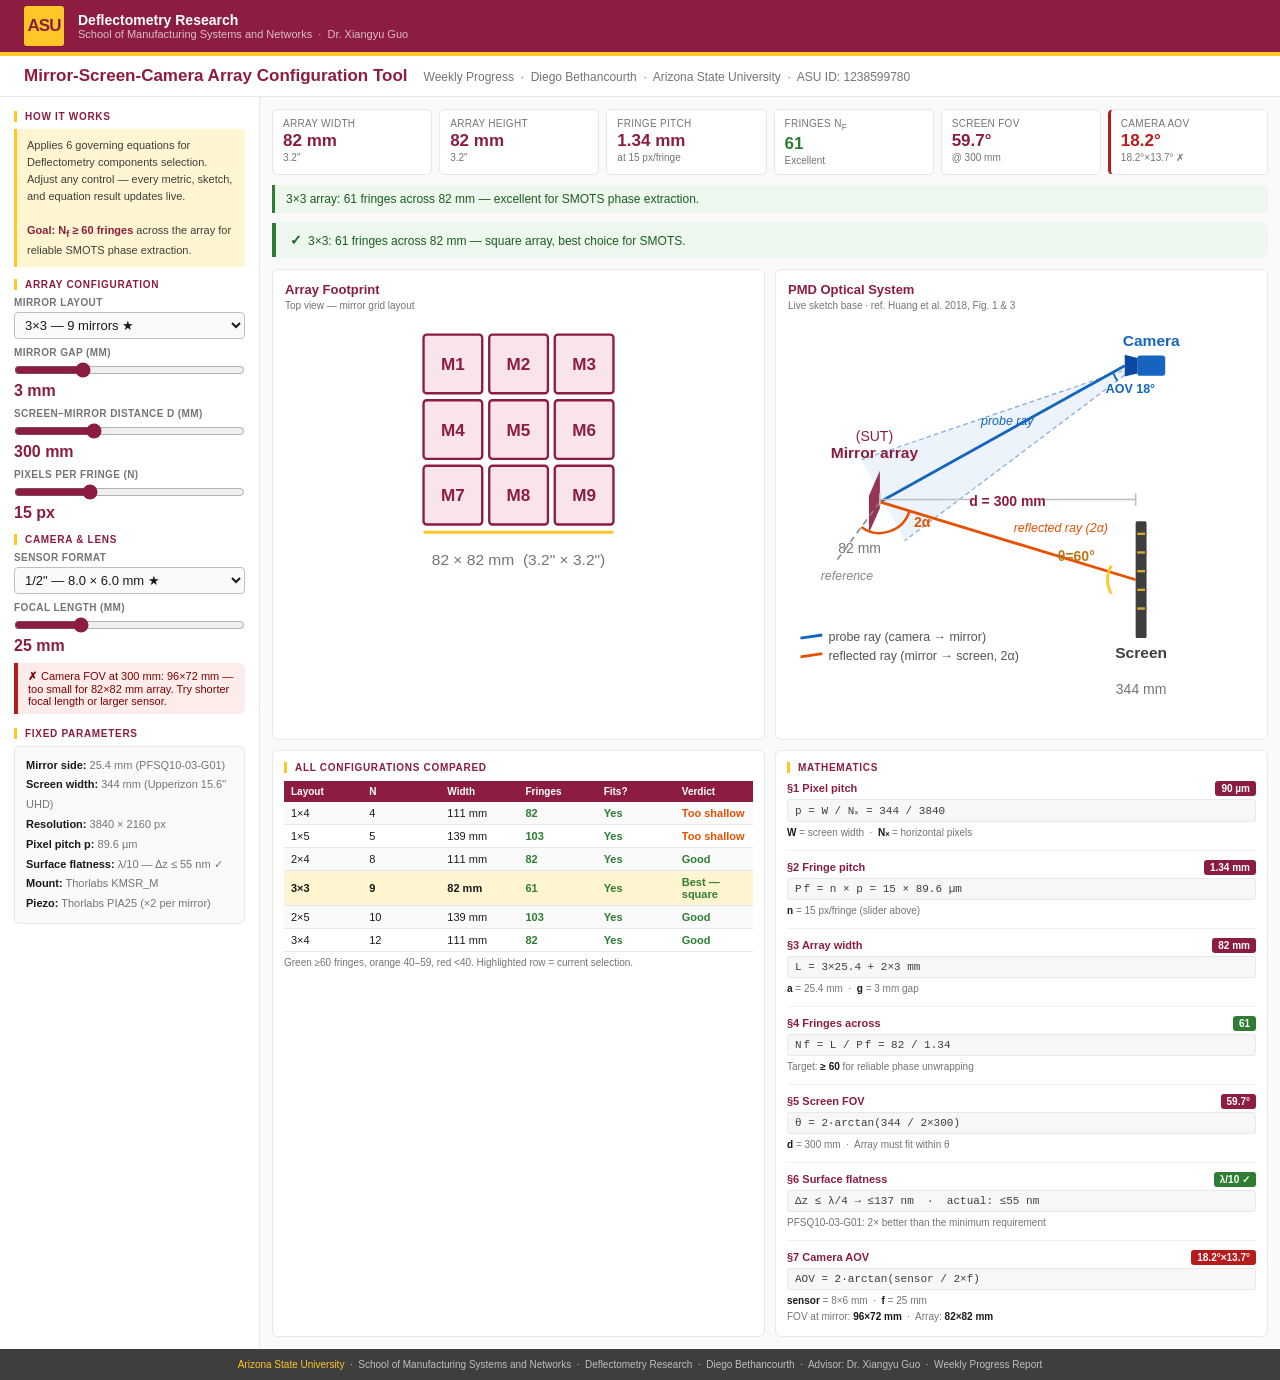
<file: Deflectometry_Mirror-Array-Camera-Calculator v1.2.html>
<!DOCTYPE html>
<html lang="en">
<head>
<meta charset="UTF-8">
<meta name="viewport" content="width=device-width, initial-scale=1.0">
<title>ASU Deflectometry — Array Configuration Tool</title>
<style>
*{box-sizing:border-box;margin:0;padding:0}
body{font-family:Arial,Helvetica,sans-serif;background:#FAFAFA;color:#191919;font-size:14px}
.nav{background:#8C1D40;display:flex;align-items:center;gap:14px;padding:0 24px;height:52px}
.asu-mark{background:#FFC627;width:40px;height:40px;display:flex;align-items:center;justify-content:center;border-radius:3px;flex-shrink:0}
.asu-mark span{color:#8C1D40;font-weight:900;font-size:17px;letter-spacing:-1px;font-family:Arial,sans-serif}
.nav-text{color:#fff}.nav-text .t1{font-size:14px;font-weight:700;line-height:1.2}.nav-text .t2{font-size:11px;color:rgba(255,255,255,0.7)}
.gold-bar{height:4px;background:#FFC627}
.page-hdr{background:#fff;border-bottom:1px solid #E8E8E8;padding:10px 24px;display:flex;align-items:baseline;gap:16px}
.page-hdr h1{font-size:17px;font-weight:700;color:#8C1D40}.page-hdr p{font-size:12px;color:#747474}
.app{display:grid;grid-template-columns:260px 1fr;gap:0;min-height:calc(100vh - 80px)}
.left-col{background:#fff;border-right:1px solid #E8E8E8;padding:14px;display:flex;flex-direction:column;gap:12px}
.right-col{padding:12px;display:flex;flex-direction:column;gap:10px}
.sec-lbl{font-size:10px;font-weight:700;color:#8C1D40;text-transform:uppercase;letter-spacing:.07em;border-left:3px solid #FFC627;padding-left:8px;margin-bottom:7px}
.ctrl-group{display:flex;flex-direction:column;gap:4px}
.ctrl-group label{font-size:10px;font-weight:700;color:#747474;text-transform:uppercase;letter-spacing:.04em}
.ctrl-group select{width:100%;font-size:13px;color:#191919;border:1px solid #BFBFBF;border-radius:4px;padding:4px 6px;background:#FAFAFA}
.ctrl-group input[type=range]{width:100%;accent-color:#8C1D40}
.ctrl-val{font-size:16px;font-weight:700;color:#8C1D40}
.explainer{background:#FFF5D0;border-left:3px solid #FFC627;padding:8px 10px;font-size:11px;color:#3E3E3E;line-height:1.55;border-radius:0 4px 4px 0}
.explainer strong{color:#8C1D40}
.fixed-box{background:#FAFAFA;border:1px solid #E8E8E8;border-radius:5px;padding:9px 11px}
.mvar{font-size:11px;color:#747474;line-height:1.8}.mvar span{color:#191919;font-weight:700}
.metrics-row{display:grid;grid-template-columns:repeat(6,1fr);gap:7px}
.metric{background:#fff;border:1px solid #E8E8E8;border-radius:5px;padding:8px 10px}
.metric .ml{font-size:10px;color:#747474;text-transform:uppercase;letter-spacing:.03em;margin-bottom:2px}
.metric .mv{font-size:17px;font-weight:700;color:#8C1D40}.metric .ms{font-size:10px;color:#747474;margin-top:1px}
.status-ok{background:#edf7ed;border-left:3px solid #2e7d32;border-radius:0 4px 4px 0;padding:7px 11px;font-size:12px;color:#1b5e20}
.status-warn{background:#fff8e1;border-left:3px solid #f9a825;border-radius:0 4px 4px 0;padding:7px 11px;font-size:12px;color:#4e342e}
.mid-row{display:grid;grid-template-columns:1fr 1fr;gap:10px}
.panel{background:#fff;border:1px solid #E8E8E8;border-radius:6px;padding:12px}
.panel-heading{font-size:13px;font-weight:700;color:#8C1D40;margin-bottom:3px}
.panel-sub{font-size:10px;color:#747474;margin-bottom:8px}
.bottom-row{display:grid;grid-template-columns:1fr 1fr;gap:10px}
.card{background:#fff;border:1px solid #E8E8E8;border-radius:6px;padding:11px}
.comp-table{width:100%;border-collapse:collapse;font-size:11px;table-layout:fixed}
.comp-table th{background:#8C1D40;color:#fff;padding:5px 7px;text-align:left;font-size:10px;font-weight:700}
.comp-table td{padding:5px 7px;border-bottom:1px solid #E8E8E8}
.comp-table tr.act td{background:#FFF5D0;font-weight:700}
.comp-table tr:nth-child(even):not(.act) td{background:#FAFAFA}
.g{color:#2e7d32;font-weight:700}.m{color:#e65100;font-weight:700}.b{color:#b71c1c;font-weight:700}
.math-block{margin-bottom:9px;padding-bottom:9px;border-bottom:1px solid #F0F0F0}
.math-block:last-child{border-bottom:none;margin-bottom:0;padding-bottom:0}
.math-title{font-size:11px;font-weight:700;color:#8C1D40;margin-bottom:3px;display:flex;justify-content:space-between;align-items:center}
.live{background:#8C1D40;color:#fff;font-size:10px;font-weight:700;padding:2px 6px;border-radius:3px;white-space:nowrap}
.formula{background:#F7F7F7;border:1px solid #E8E8E8;border-radius:3px;padding:4px 7px;font-family:"Courier New",monospace;font-size:11px;color:#3E3E3E;margin:3px 0}
.mvar2{font-size:10px;color:#747474;line-height:1.6}.mvar2 span{color:#191919;font-weight:700}
.verdict-good{background:#edf7ed;border-left:4px solid #2e7d32;border-radius:0 6px 6px 0;padding:9px 14px;font-size:12px;color:#1b5e20;font-weight:500;margin-bottom:2px}
.verdict-warn{background:#fff8e1;border-left:4px solid #f9a825;border-radius:0 6px 6px 0;padding:9px 14px;font-size:12px;color:#6d4c00;font-weight:500;margin-bottom:2px}
.verdict-bad{background:#fdecea;border-left:4px solid #b71c1c;border-radius:0 6px 6px 0;padding:9px 14px;font-size:12px;color:#7f0000;font-weight:500;margin-bottom:2px}
.footer{background:#3E3E3E;color:#BFBFBF;font-size:10px;padding:10px 24px;text-align:center;margin-top:auto}
.footer span{color:#FFC627}
</style>
</head>
<body>

<div class="nav">
  <div class="asu-mark"><span>ASU</span></div>
  <div class="nav-text">
    <div class="t1">Deflectometry Research</div>
    <div class="t2">School of Manufacturing Systems and Networks &nbsp;·&nbsp; Dr. Xiangyu Guo</div>
  </div>
</div>
<div class="gold-bar"></div>

<div class="page-hdr">
  <h1>Mirror-Screen-Camera Array Configuration Tool</h1>
  <p>Weekly Progress &nbsp;·&nbsp; Diego Bethancourth &nbsp;·&nbsp; Arizona State University &nbsp;·&nbsp; ASU ID: 1238599780</p>
</div>

<div class="app">
  <div class="left-col">

    <div>
      <div class="sec-lbl">How it works</div>
      <div class="explainer">
        Applies 6 governing equations for Deflectometry components selection. Adjust any control — every metric, sketch, and equation result updates live.
        <br><br><strong>Goal: N<sub>f</sub> &ge; 60 fringes</strong> across the array for reliable SMOTS phase extraction.
      </div>
    </div>

    <div>
      <div class="sec-lbl">Array configuration</div>
      <div class="ctrl-group" style="margin-bottom:8px">
        <label>Mirror layout</label>
        <select id="arr" onchange="update()">
          <option value="1x4">1&times;4 &mdash; 4 mirrors (linear)</option>
          <option value="1x5">1&times;5 &mdash; 5 mirrors (linear)</option>
          <option value="2x4">2&times;4 &mdash; 8 mirrors</option>
          <option value="3x3" selected>3&times;3 &mdash; 9 mirrors &#9733;</option>
          <option value="2x5">2&times;5 &mdash; 10 mirrors</option>
          <option value="3x4">3&times;4 &mdash; 12 mirrors</option>
        </select>
      </div>
      <div class="ctrl-group" style="margin-bottom:8px">
        <label>Mirror gap (mm)</label>
        <input type="range" id="gap" min="1" max="8" value="3" step="1" oninput="update()">
        <span class="ctrl-val" id="gap-v">3 mm</span>
      </div>
      <div class="ctrl-group" style="margin-bottom:8px">
        <label>Screen&ndash;mirror distance d (mm)</label>
        <input type="range" id="dist" min="200" max="500" value="300" step="10" oninput="update()">
        <span class="ctrl-val" id="dist-v">300 mm</span>
      </div>
      <div class="ctrl-group">
        <label>Pixels per fringe (n)</label>
        <input type="range" id="ppf" min="8" max="30" value="15" step="1" oninput="update()">
        <span class="ctrl-val" id="ppf-v">15 px</span>
      </div>
    </div>

    <div>
      <div class="sec-lbl">Camera &amp; Lens</div>
      <div class="ctrl-group" style="margin-bottom:8px">
        <label>Sensor format</label>
        <select id="sensor" onchange="update()">
          <option value="4.8,3.6">1/4" — 4.8 × 3.6 mm</option>
          <option value="6.4,4.8">1/3" — 6.4 × 4.8 mm</option>
          <option value="8.0,6.0" selected>1/2" — 8.0 × 6.0 mm ★</option>
          <option value="11.0,8.0">2/3" — 11.0 × 8.0 mm</option>
          <option value="12.8,9.6">1" — 12.8 × 9.6 mm</option>
          <option value="17.6,13.2">4/3" — 17.6 × 13.2 mm</option>
          <option value="23.5,15.6">APS-C — 23.5 × 15.6 mm</option>
        </select>
      </div>
      <div class="ctrl-group" style="margin-bottom:8px">
        <label>Focal length (mm)</label>
        <input type="range" id="focal" min="6" max="75" value="25" step="1" oninput="update()">
        <span class="ctrl-val" id="focal-v">25 mm</span>
      </div>
      <div id="cam-check" class="verdict-good" style="font-size:11px;padding:7px 10px;margin-top:4px"></div>
    </div>

    <div>
      <div class="sec-lbl">Fixed parameters</div>
      <div class="fixed-box">
        <div class="mvar">
          <span>Mirror side:</span> 25.4 mm (PFSQ10-03-G01)<br>
          <span>Screen width:</span> 344 mm (Upperizon 15.6&quot; UHD)<br>
          <span>Resolution:</span> 3840 &times; 2160 px<br>
          <span>Pixel pitch p:</span> 89.6 &micro;m<br>
          <span>Surface flatness:</span> &lambda;/10 &mdash; &Delta;z &le; 55 nm &#10003;<br>
          <span>Mount:</span> Thorlabs KMSR_M<br>
          <span>Piezo:</span> Thorlabs PIA25 (&times;2 per mirror)
        </div>
      </div>
    </div>

  </div>

  <div class="right-col">
    <div class="metrics-row" id="metrics"></div>
    <div id="status"></div>

    <div id="verdict-banner" class="verdict-good"></div>

    <div class="mid-row">
      <div class="panel">
        <div class="panel-heading">Array Footprint</div>
        <div class="panel-sub">Top view &mdash; mirror grid layout</div>
        <svg id="arr-svg" width="100%" viewBox="0 0 300 160"></svg>
      </div>
      <div class="panel">
        <div class="panel-heading">PMD Optical System</div>
        <div class="panel-sub">Live sketch base &middot; ref. Huang et al. 2018, Fig. 1 &amp; 3</div>
        <svg id="sys-svg" width="100%" viewBox="0 0 300 260"></svg>
      </div>
    </div>

    <div class="bottom-row">
      <div class="card">
        <div class="sec-lbl" style="margin-bottom:8px">All configurations compared</div>
        <div id="comp"></div>
      </div>
      <div class="card">
        <div class="sec-lbl" style="margin-bottom:8px">Mathematics</div>
        <div id="math"></div>
      </div>
    </div>
  </div>
</div>

<div class="footer">
  <span>Arizona State University</span> &nbsp;&middot;&nbsp; School of Manufacturing Systems and Networks &nbsp;&middot;&nbsp;
  Deflectometry Research &nbsp;&middot;&nbsp; Diego Bethancourth &nbsp;&middot;&nbsp; Advisor: Dr. Xiangyu Guo &nbsp;&middot;&nbsp; Weekly Progress Report
</div>

<script>
const MIRROR=25.4, SW=344, PP=SW/3840;
const cfgs={'1x4':{c:4,r:1},'1x5':{c:5,r:1},'2x4':{c:4,r:2},'3x3':{c:3,r:3},'2x5':{c:5,r:2},'3x4':{c:4,r:3}};

function update(){
  const key=document.getElementById('arr').value;
  const gap=+document.getElementById('gap').value;
  const dist=+document.getElementById('dist').value;
  const ppf=+document.getElementById('ppf').value;
  const focal=+document.getElementById('focal').value;
  const sensorVal=document.getElementById('sensor').value.split(',');
  const sW=+sensorVal[0], sH=+sensorVal[1];
  document.getElementById('gap-v').textContent=gap+' mm';
  document.getElementById('dist-v').textContent=dist+' mm';
  document.getElementById('ppf-v').textContent=ppf+' px';
  document.getElementById('focal-v').textContent=focal+' mm';

  // Camera AOV
  const aovH=2*Math.atan(sW/2/focal)*180/Math.PI;
  const aovV=2*Math.atan(sH/2/focal)*180/Math.PI;
  // Field of view at mirror distance
  const fovAtMir_W=2*dist*Math.tan(aovH/2*Math.PI/180);
  const fovAtMir_H=2*dist*Math.tan(aovV/2*Math.PI/180);

  const {c,r}=cfgs[key];
  const W=c*MIRROR+(c-1)*gap, H=r*MIRROR+(r-1)*gap;
  const Pf=ppf*PP, Nf=W/Pf;
  const fov=2*Math.atan(SW/2/dist)*180/Math.PI;
  const fits=W<=SW*0.9, nfg=Nf>=60, nfok=Nf>=40;
  const vc=nfg?'#2e7d32':nfok?'#e65100':'#b71c1c';

  // Camera FOV check
  const camFitsW=fovAtMir_W>=W, camFitsH=fovAtMir_H>=H;
  const camOk=camFitsW&&camFitsH;
  const camIcon=camOk?'&#10003;':'&#10007;';
  const camCls=camOk?'verdict-good':'verdict-bad';
  const camMsg=camOk
    ?`Camera FOV at ${dist} mm: ${Math.round(fovAtMir_W)}&times;${Math.round(fovAtMir_H)} mm &mdash; covers ${Math.round(W)}&times;${Math.round(H)} mm array. AOV ${aovH.toFixed(1)}&deg;&times;${aovV.toFixed(1)}&deg; &#10003;`
    :`Camera FOV at ${dist} mm: ${Math.round(fovAtMir_W)}&times;${Math.round(fovAtMir_H)} mm &mdash; too small for ${Math.round(W)}&times;${Math.round(H)} mm array. Try shorter focal length or larger sensor.`;

  document.getElementById('metrics').innerHTML=`
    <div class="metric"><div class="ml">Array width</div><div class="mv">${Math.round(W)} mm</div><div class="ms">${(W/25.4).toFixed(1)}"</div></div>
    <div class="metric"><div class="ml">Array height</div><div class="mv">${Math.round(H)} mm</div><div class="ms">${(H/25.4).toFixed(1)}"</div></div>
    <div class="metric"><div class="ml">Fringe pitch</div><div class="mv">${Pf.toFixed(2)} mm</div><div class="ms">at ${ppf} px/fringe</div></div>
    <div class="metric"><div class="ml">Fringes N<sub>f</sub></div><div class="mv" style="color:${vc}">${Math.round(Nf)}</div><div class="ms">${nfg?'Excellent':nfok?'Marginal':'Too few'}</div></div>
    <div class="metric"><div class="ml">Screen FOV</div><div class="mv">${fov.toFixed(1)}&deg;</div><div class="ms">@ ${dist} mm</div></div>
    <div class="metric" style="border-left:3px solid ${camOk?'#2e7d32':'#b71c1c'}"><div class="ml">Camera AOV</div><div class="mv" style="color:${camOk?'#2e7d32':'#b71c1c'}">${aovH.toFixed(1)}&deg;</div><div class="ms">${aovH.toFixed(1)}&deg;&times;${aovV.toFixed(1)}&deg; ${camOk?'&#10003;':'&#10007;'}</div></div>`;

  const msg=!fits
    ?`Array width ${Math.round(W)} mm exceeds screen limit. Reduce columns or gap.`
    :!nfok
    ?`Only ${Math.round(Nf)} fringes &mdash; try reducing pixels/fringe or adding more columns.`
    :`${c}&times;${r} array: ${Math.round(Nf)} fringes across ${Math.round(W)} mm &mdash; ${nfg?'excellent':'adequate'} for SMOTS phase extraction.`;
  document.getElementById('status').innerHTML=`<div class="${(!fits||!nfok)?'status-warn':'status-ok'}">${msg}</div>`;

  document.getElementById('cam-check').className=camCls;
  document.getElementById('cam-check').innerHTML=`<span style="font-weight:700;margin-right:4px">${camIcon}</span>${camMsg}`;

  drawArray(c,r,gap);
  drawSystem(dist,W,fov,aovH);

  const rows=Object.entries(cfgs).map(([k,{c:cc,r:rr}])=>{
    const w=cc*MIRROR+(cc-1)*gap, nf=Math.round(w/Pf), f=w<=SW*0.9;
    const nc=nf>=60?'g':nf>=40?'m':'b';
    const shallow=rr===1;
    const verdict=!f?'<span class="b">Exceeds screen</span>'
      :nf<40?'<span class="b">Too few fringes</span>'
      :shallow?'<span class="m">Too shallow</span>'
      :nf>=60&&!shallow?`<span class="g">${cc===rr?'Best &mdash; square':'Good'}</span>`
      :'<span class="m">Marginal</span>';
    return `<tr class="${k===key?'act':''}"><td>${rr}&times;${cc}</td><td>${cc*rr}</td><td>${Math.round(w)} mm</td><td class="${nc}">${nf}</td><td class="${f?'g':'b'}">${f?'Yes':'No'}</td><td>${verdict}</td></tr>`;
  }).join('');
  document.getElementById('comp').innerHTML=`
    <table class="comp-table"><tr><th>Layout</th><th>N</th><th>Width</th><th>Fringes</th><th>Fits?</th><th>Verdict</th></tr>${rows}</table>
    <p style="font-size:10px;color:#747474;margin-top:5px">Green &ge;60 fringes, orange 40&ndash;59, red &lt;40. Highlighted row = current selection.</p>`;

  const selCfg=cfgs[key];
  const selW=selCfg.c*MIRROR+(selCfg.c-1)*gap, selNf=Math.round(selW/Pf);
  const selFits=selW<=SW*0.9, selShallow=selCfg.r===1;
  const selGood=selFits&&selNf>=60&&!selShallow;
  const selMarginal=selFits&&selNf>=40&&!selGood;
  const bannerCls=!selFits||selNf<40?'verdict-bad':selShallow?'verdict-warn':selMarginal?'verdict-warn':'verdict-good';
  const bannerIcon=selGood?'&#10003;':(!selFits||selNf<40)?'&#10007;':'&#9888;';
  const bannerText=!selFits?`${selCfg.c}&times;${selCfg.r}: Array width ${Math.round(selW)} mm exceeds screen — reduce columns or gap.`
    :selNf<40?`${selCfg.c}&times;${selCfg.r}: Only ${selNf} fringes — too few for reliable phase extraction.`
    :selShallow?`${selCfg.c}&times;${selCfg.r}: Linear array — only ${selCfg.r} row. Consider adding rows for better 2D coverage.`
    :selMarginal?`${selCfg.c}&times;${selCfg.r}: ${selNf} fringes — marginal. Try increasing columns or reducing px/fringe.`
    :`${selCfg.c}&times;${selCfg.r}: ${selNf} fringes across ${Math.round(selW)} mm — ${selCfg.c===selCfg.r?'square array, best choice':'good configuration'} for SMOTS.`;
  document.getElementById('verdict-banner').className=bannerCls;
  document.getElementById('verdict-banner').innerHTML=`<span style="font-size:14px;font-weight:700;margin-right:6px">${bannerIcon}</span>${bannerText}`;

  document.getElementById('math').innerHTML=`
    <div class="math-block">
      <div class="math-title">&sect;1 Pixel pitch <span class="live">${(PP*1000).toFixed(0)} &micro;m</span></div>
      <div class="formula">p = W / N&#x2093; = 344 / 3840</div>
      <div class="mvar2"><span>W</span> = screen width &nbsp;&middot;&nbsp; <span>N&#x2093;</span> = horizontal pixels</div>
    </div>
    <div class="math-block">
      <div class="math-title">&sect;2 Fringe pitch <span class="live">${Pf.toFixed(2)} mm</span></div>
      <div class="formula">P&#8198;f = n &times; p = ${ppf} &times; 89.6 &micro;m</div>
      <div class="mvar2"><span>n</span> = ${ppf} px/fringe (slider above)</div>
    </div>
    <div class="math-block">
      <div class="math-title">&sect;3 Array width <span class="live">${Math.round(W)} mm</span></div>
      <div class="formula">L = ${c}&times;25.4 + ${c>1?c-1:0}&times;${gap} mm</div>
      <div class="mvar2"><span>a</span> = 25.4 mm &nbsp;&middot;&nbsp; <span>g</span> = ${gap} mm gap</div>
    </div>
    <div class="math-block">
      <div class="math-title">&sect;4 Fringes across <span class="live" style="background:${vc}">${Math.round(Nf)}</span></div>
      <div class="formula">N&#8198;f = L / P&#8198;f = ${Math.round(W)} / ${Pf.toFixed(2)}</div>
      <div class="mvar2">Target: <span>&ge; 60</span> for reliable phase unwrapping</div>
    </div>
    <div class="math-block">
      <div class="math-title">&sect;5 Screen FOV <span class="live">${fov.toFixed(1)}&deg;</span></div>
      <div class="formula">&theta; = 2&middot;arctan(344 / 2&times;${dist})</div>
      <div class="mvar2"><span>d</span> = ${dist} mm &nbsp;&middot;&nbsp; Array must fit within &theta;</div>
    </div>
    <div class="math-block">
      <div class="math-title">&sect;6 Surface flatness <span class="live" style="background:#2e7d32">&lambda;/10 &#10003;</span></div>
      <div class="formula">&Delta;z &le; &lambda;/4 &rarr; &le;137 nm &nbsp;&middot;&nbsp; actual: &le;55 nm</div>
      <div class="mvar2">PFSQ10-03-G01: 2&times; better than the minimum requirement</div>
    </div>
    <div class="math-block">
      <div class="math-title">&sect;7 Camera AOV <span class="live" style="background:${camOk?'#2e7d32':'#b71c1c'}">${aovH.toFixed(1)}&deg;&times;${aovV.toFixed(1)}&deg;</span></div>
      <div class="formula">AOV = 2&middot;arctan(sensor / 2&times;f)</div>
      <div class="mvar2"><span>sensor</span> = ${sW}&times;${sH} mm &nbsp;&middot;&nbsp; <span>f</span> = ${focal} mm<br>FOV at mirror: <span>${Math.round(fovAtMir_W)}&times;${Math.round(fovAtMir_H)} mm</span> &nbsp;&middot;&nbsp; Array: <span>${Math.round(W)}&times;${Math.round(H)} mm</span></div>
    </div>`;
}

function drawArray(cols,rows,gap){
  const svg=document.getElementById('arr-svg');
  const pX=12,pY=10,svgW=300,svgH=160;
  const uW=svgW-2*pX, uH=svgH-2*pY-18;
  const tW=cols*MIRROR+(cols-1)*gap, tH=rows*MIRROR+(rows-1)*gap;
  const sc=Math.min(uW/tW,uH/tH);
  const mw=MIRROR*sc, gp=gap*sc;
  const oX=pX+(uW-(cols*mw+(cols-1)*gp))/2;
  const oY=pY+(uH-(rows*mw+(rows-1)*gp))/2;
  let h='';
  for(let row=0;row<rows;row++) for(let col=0;col<cols;col++){
    const x=oX+col*(mw+gp), y=oY+row*(mw+gp), i=row*cols+col+1;
    h+=`<rect x="${x.toFixed(1)}" y="${y.toFixed(1)}" width="${mw.toFixed(1)}" height="${mw.toFixed(1)}" rx="2" fill="#F9E4EC" stroke="#8C1D40" stroke-width="1.5"/>`;
    h+=`<text x="${(x+mw/2).toFixed(1)}" y="${(y+mw/2+4).toFixed(1)}" text-anchor="middle" font-family="Arial" font-size="${Math.max(7,Math.min(11,mw*.36)).toFixed(0)}" fill="#8C1D40" font-weight="700">M${i}</text>`;
  }
  const aW=cols*mw+(cols-1)*gp;
  const cx=(oX+aW/2).toFixed(1), lY=(oY+rows*mw+(rows-1)*gp+5).toFixed(1);
  h+=`<line x1="${oX.toFixed(1)}" y1="${lY}" x2="${(oX+aW).toFixed(1)}" y2="${lY}" stroke="#FFC627" stroke-width="2"/>`;
  h+=`<text x="${cx}" y="${svgH-2}" text-anchor="middle" font-family="Arial" font-size="10" fill="#747474">${Math.round(tW)} \u00d7 ${Math.round(tH)} mm \u00a0(${(tW/25.4).toFixed(1)}" \u00d7 ${(tH/25.4).toFixed(1)}")</text>`;
  svg.innerHTML=h;
}

function drawSystem(dist,arrayW,fov,aovH){
  const svg=document.getElementById('sys-svg');
  const W=300,H=225;
  const mirX=52, midY=H/2+5;
  const mirH=Math.min(80,Math.max(24,arrayW*0.25));
  const mirTop=midY-mirH/2, mirBot=midY+mirH/2, mirW=7, tilt=8;
  const distFrac=(dist-200)/(500-200);
  const camX=220+distFrac*40, camY=30;
  const scrX=210+distFrac*40, scrH=75;
  const scrTopY=H-20-scrH, scrBotY=H-20, scrW=7;
  const refX=mirX+mirW, refY=midY;
  const cW=18, cH=13, lx1=camX-cW/2;
  let h='';

  // Camera AOV cone — shows how much the lens sees at mirror distance
  const aovRad=(aovH||40)*Math.PI/180;
  // Direction from camera to mirror
  const dx=refX-lx1, dy=refY-camY;
  const camDist=Math.sqrt(dx*dx+dy*dy);
  const baseAngle=Math.atan2(dy,dx);
  const coneLen=camDist;
  const cx1=lx1+coneLen*Math.cos(baseAngle-aovRad/2);
  const cy1=camY+coneLen*Math.sin(baseAngle-aovRad/2);
  const cx2=lx1+coneLen*Math.cos(baseAngle+aovRad/2);
  const cy2=camY+coneLen*Math.sin(baseAngle+aovRad/2);
  h+=`<polygon points="${lx1},${camY} ${cx1.toFixed(1)},${cy1.toFixed(1)} ${cx2.toFixed(1)},${cy2.toFixed(1)}" fill="#1565C0" opacity="0.08"/>`;
  h+=`<line x1="${lx1}" y1="${camY}" x2="${cx1.toFixed(1)}" y2="${cy1.toFixed(1)}" stroke="#1565C0" stroke-width="0.8" stroke-dasharray="3,2" opacity="0.5"/>`;
  h+=`<line x1="${lx1}" y1="${camY}" x2="${cx2.toFixed(1)}" y2="${cy2.toFixed(1)}" stroke="#1565C0" stroke-width="0.8" stroke-dasharray="3,2" opacity="0.5"/>`;
  // AOV label
  const aovArcR=16;
  const aax1=lx1+aovArcR*Math.cos(baseAngle-aovRad/2);
  const aay1=camY+aovArcR*Math.sin(baseAngle-aovRad/2);
  const aax2=lx1+aovArcR*Math.cos(baseAngle+aovRad/2);
  const aay2=camY+aovArcR*Math.sin(baseAngle+aovRad/2);
  h+=`<path d="M ${aax1.toFixed(1)} ${aay1.toFixed(1)} A ${aovArcR} ${aovArcR} 0 0 1 ${aax2.toFixed(1)} ${aay2.toFixed(1)}" fill="none" stroke="#1565C0" stroke-width="1.2"/>`;
  h+=`<text x="${(lx1+aovArcR*Math.cos(baseAngle)-6).toFixed(1)}" y="${(camY+aovArcR*Math.sin(baseAngle)+10).toFixed(1)}" font-family="Arial" font-size="8" fill="#1565C0" font-weight="700">AOV ${(aovH||40).toFixed(0)}&deg;</text>`;

  h+=`<polygon points="${mirX},${mirTop+tilt} ${mirX+mirW},${mirTop-tilt} ${mirX+mirW},${mirBot-tilt} ${mirX},${mirBot+tilt}" fill="#8C1D40" opacity="0.9"/>`;
  h+=`<text x="${mirX+mirW/2}" y="${mirTop-tilt-8}" text-anchor="middle" font-family="Arial" font-size="10" fill="#8C1D40" font-weight="700">Mirror array</text>`;
  h+=`<text x="${mirX+mirW/2}" y="${mirTop-tilt-19}" text-anchor="middle" font-family="Arial" font-size="9" fill="#8C1D40">(SUT)</text>`;
  h+=`<text x="${mirX-6}" y="${mirBot+tilt+13}" text-anchor="middle" font-family="Arial" font-size="9" fill="#747474">${Math.round(arrayW)} mm</text>`;

  h+=`<rect x="${lx1}" y="${camY-cH/2}" width="${cW}" height="${cH}" rx="2" fill="#1565C0"/>`;
  h+=`<polygon points="${lx1},${camY-5} ${lx1-8},${camY-7} ${lx1-8},${camY+7} ${lx1},${camY+5}" fill="#0D47A1"/>`;
  h+=`<text x="${camX}" y="${camY-cH/2-6}" text-anchor="middle" font-family="Arial" font-size="10" fill="#1565C0" font-weight="700">Camera</text>`;

  h+=`<rect x="${scrX}" y="${scrTopY}" width="${scrW}" height="${scrH}" rx="1" fill="#3E3E3E"/>`;
  for(let i=0;i<5;i++){const ly=scrTopY+8+i*12;if(ly<scrBotY-4)h+=`<line x1="${scrX+1}" y1="${ly}" x2="${scrX+scrW-1}" y2="${ly}" stroke="#FFC627" stroke-width="1.5" opacity="0.8"/>`;}
  h+=`<text x="${scrX+scrW/2}" y="${scrBotY+13}" text-anchor="middle" font-family="Arial" font-size="10" fill="#3E3E3E" font-weight="700">Screen</text>`;
  h+=`<text x="${scrX+scrW/2}" y="${scrBotY+36}" text-anchor="middle" font-family="Arial" font-size="9" fill="#747474">344 mm</text>`;

  h+=`<line x1="${lx1-8}" y1="${camY}" x2="${refX}" y2="${refY}" stroke="#1565C0" stroke-width="1.8"/>`;
  const pmx=((lx1-8+refX)/2-14).toFixed(0), pmy=((camY+refY)/2-6).toFixed(0);
  h+=`<text x="${pmx}" y="${pmy}" font-family="Arial" font-size="8" fill="#1565C0" font-style="italic">probe ray</text>`;

  const scrCY=(scrTopY+scrBotY)/2;
  h+=`<line x1="${refX}" y1="${refY}" x2="${scrX}" y2="${scrCY}" stroke="#E65100" stroke-width="1.8"/>`;
  const rmx=((refX+scrX)/2+4).toFixed(0), rmy=((refY+scrCY)/2-6).toFixed(0);
  h+=`<text x="${rmx}" y="${rmy}" font-family="Arial" font-size="8" fill="#E65100" font-style="italic">reflected ray (2\u03b1)</text>`;

  h+=`<line x1="${refX}" y1="${refY}" x2="${refX-28}" y2="${refY+38}" stroke="#888" stroke-width="1" stroke-dasharray="4,3"/>`;
  h+=`<text x="${refX-38}" y="${refY+50}" font-family="Arial" font-size="8" fill="#888" font-style="italic">reference</text>`;

  const arcR=20;
  const refDir=Math.atan2(38,-28);
  const refAngle=Math.atan2(scrCY-refY,scrX-refX);
  const a1x=refX+arcR*Math.cos(refDir), a1y=refY+arcR*Math.sin(refDir);
  const a2x=refX+arcR*Math.cos(refAngle), a2y=refY+arcR*Math.sin(refAngle);
  h+=`<path d="M ${a1x.toFixed(1)} ${a1y.toFixed(1)} A ${arcR} ${arcR} 0 0 0 ${a2x.toFixed(1)} ${a2y.toFixed(1)}" fill="none" stroke="#E65100" stroke-width="1.5"/>`;
  h+=`<text x="${refX+arcR+2}" y="${refY+16}" font-family="Arial" font-size="9" fill="#E65100" font-weight="700">2\u03b1</text>`;

  const dimY=scrTopY-14;
  h+=`<line x1="${refX}" y1="${dimY}" x2="${scrX}" y2="${dimY}" stroke="#BFBFBF" stroke-width="1"/>`;
  h+=`<line x1="${refX}" y1="${dimY-4}" x2="${refX}" y2="${dimY+4}" stroke="#BFBFBF" stroke-width="1"/>`;
  h+=`<line x1="${scrX}" y1="${dimY-4}" x2="${scrX}" y2="${dimY+4}" stroke="#BFBFBF" stroke-width="1"/>`;
  const dMidX=((refX+scrX)/2).toFixed(0);
  h+=`<rect x="${+dMidX-22}" y="${dimY-7}" width="44" height="13" fill="#fff"/>`;
  h+=`<text x="${dMidX}" y="${dimY+4}" text-anchor="middle" font-family="Arial" font-size="9" fill="#8C1D40" font-weight="700">d = ${dist} mm</text>`;

  const fovRad=fov*Math.PI/180, aR=18;
  const fA1=Math.PI-fovRad/2, fA2=Math.PI+fovRad/2;
  const fax1=scrX+aR*Math.cos(fA1), fay1=scrCY+aR*Math.sin(fA1);
  const fax2=scrX+aR*Math.cos(fA2), fay2=scrCY+aR*Math.sin(fA2);
  h+=`<path d="M ${fax1.toFixed(1)} ${fay1.toFixed(1)} A ${aR} ${aR} 0 0 1 ${fax2.toFixed(1)} ${fay2.toFixed(1)}" fill="none" stroke="#FFC627" stroke-width="1.8"/>`;
  h+=`<text x="${scrX-aR-32}" y="${scrCY-12}" font-family="Arial" font-size="9" fill="#BA7517" font-weight="700">\u03b8=${fov.toFixed(0)}\u00b0</text>`;

  h+=`<line x1="8" y1="${H-20}" x2="22" y2="${H-22}" stroke="#1565C0" stroke-width="1.8"/>`;
  h+=`<text x="26" y="${H-18}" font-family="Arial" font-size="8" fill="#555">probe ray (camera \u2192 mirror)</text>`;
  h+=`<line x1="8" y1="${H-8}" x2="22" y2="${H-10}" stroke="#E65100" stroke-width="1.8"/>`;
  h+=`<text x="26" y="${H-6}" font-family="Arial" font-size="8" fill="#555">reflected ray (mirror \u2192 screen, 2\u03b1)</text>`;

  svg.innerHTML=h;
}

update();
</script>
</body>
</html>
</file>
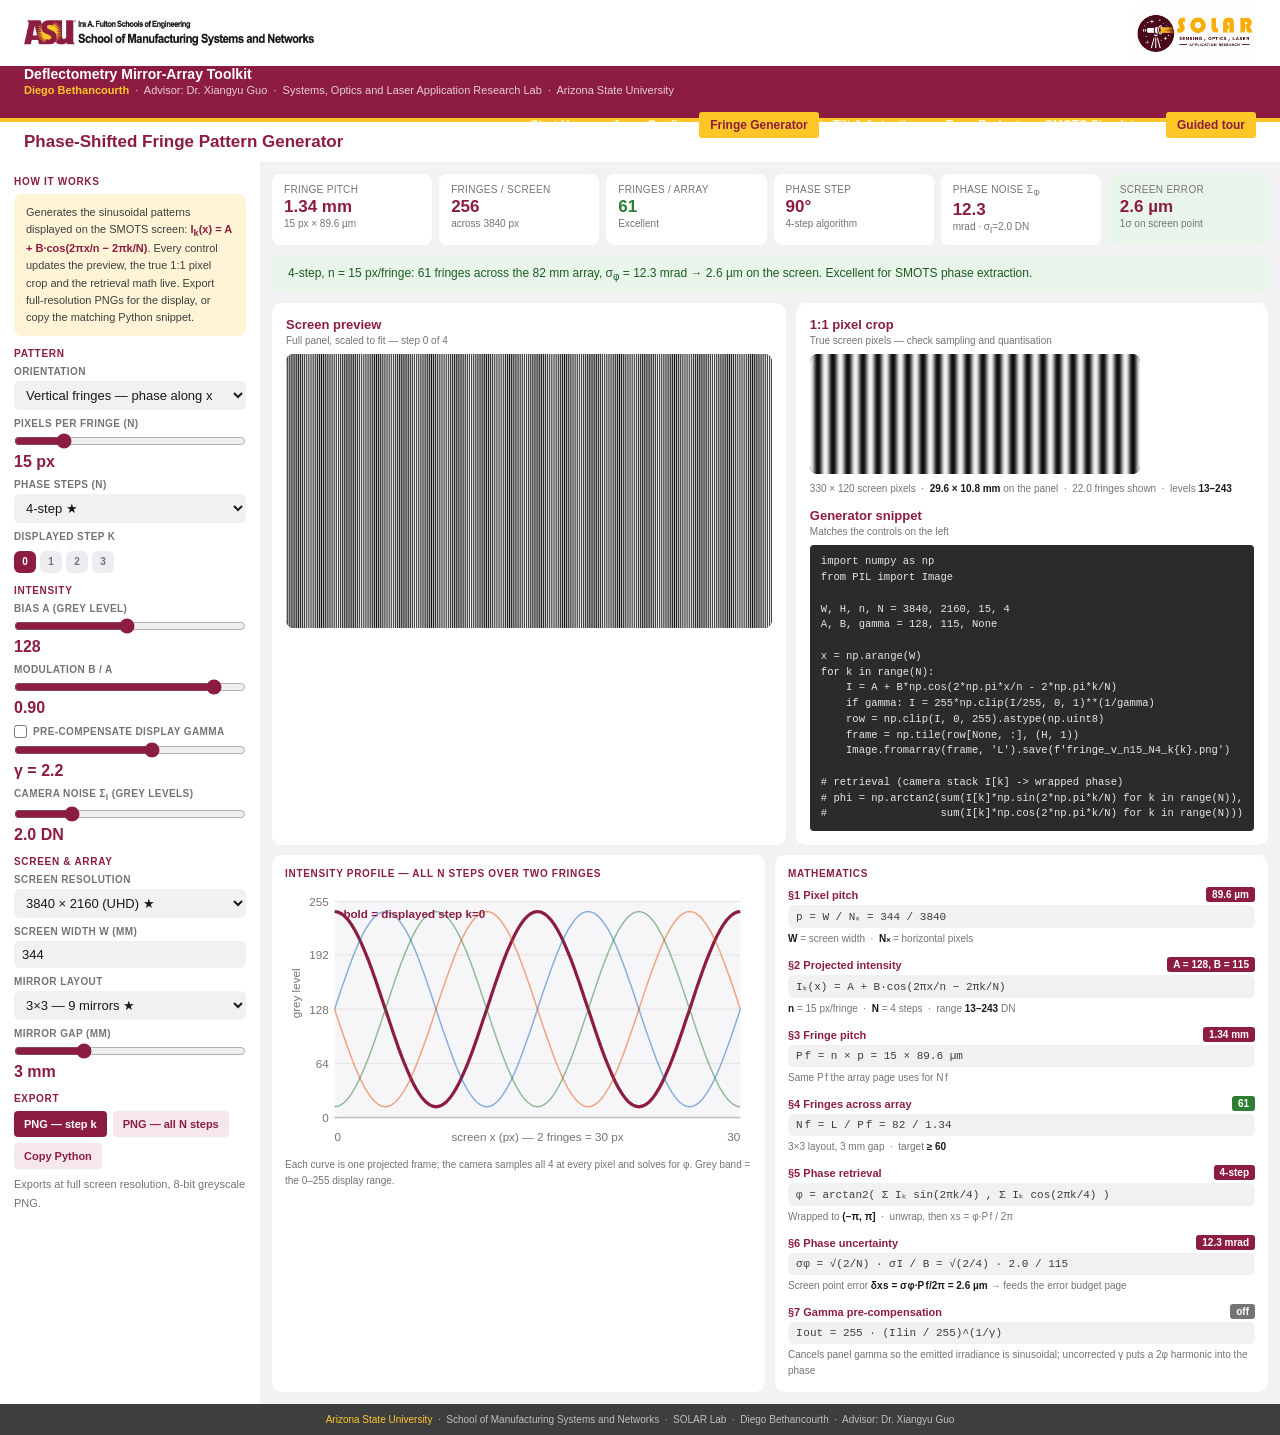
<file: fringes.html>
<!DOCTYPE html>
<html lang="en">
<head>
<meta charset="UTF-8">
<meta name="viewport" content="width=device-width, initial-scale=1.0">
<link rel="icon" href="asu_icon.ico" sizes="any">
<link rel="stylesheet" href="assets/tour.css">
<title>Phase-Shifted Fringe Pattern Generator — Diego Bethancourth | ASU Deflectometry</title>
<style>
*{box-sizing:border-box;margin:0;padding:0}
body{font-family:Arial,Helvetica,sans-serif;background:#F2F2F5;color:#191919;font-size:14px}
.nav{background:#8C1D40;display:flex;align-items:center;gap:14px;padding:0 24px;height:52px;flex-wrap:wrap}
.nav-links{margin-left:auto;display:flex;gap:3px;flex-wrap:wrap}
.nav-links a{color:rgba(255,255,255,.85);text-decoration:none;font-size:12px;font-weight:700;padding:6px 11px;border-radius:3px;white-space:nowrap}
.nav-links a:hover{background:rgba(255,255,255,.14);color:#fff}
.nav-links a.active{background:#FFC627;color:#8C1D40}
.gold-bar{height:4px;background:#FFC627}
.brandbar{background:#fff;display:flex;align-items:center;justify-content:space-between;gap:18px;padding:7px 24px;flex-wrap:wrap}
.brandbar img{display:block}
.logo-asu{height:30px;width:auto}
.logo-lab{height:52px;width:auto;mix-blend-mode:multiply}
.nav-title .t1{font-size:14px;font-weight:700;line-height:1.2;color:#fff}
.nav-title .t2{font-size:11px;color:rgba(255,255,255,0.78);line-height:1.35}
.nav-title .t2 strong{color:#FFC627;font-weight:700}
.nav-title{min-width:0}
.byline{font-size:12px;color:#747474}
.byline strong{color:#8C1D40}
@media(max-width:760px){.logo-asu{height:22px}.logo-lab{height:32px}}
.page-hdr{background:#fff;padding:10px 24px;display:flex;align-items:baseline;gap:16px;flex-wrap:wrap}
.page-hdr h1{font-size:17px;font-weight:700;color:#8C1D40;margin:0}.page-hdr p{font-size:12px;color:#747474}
.app{display:grid;grid-template-columns:260px 1fr;gap:0;min-height:calc(100vh - 80px)}
.left-col{background:#fff;padding:14px;display:flex;flex-direction:column;gap:12px}
.right-col{padding:12px;display:flex;flex-direction:column;gap:10px}
.sec-lbl{font-size:10px;font-weight:700;color:#8C1D40;text-transform:uppercase;letter-spacing:.07em;margin-bottom:7px}
.ctrl-group{display:flex;flex-direction:column;gap:4px}
.ctrl-group label{font-size:10px;font-weight:700;color:#747474;text-transform:uppercase;letter-spacing:.04em}
.ctrl-group select,.ctrl-group input[type=number]{width:100%;font-size:13px;color:#191919;border:none;border-radius:6px;padding:6px 8px;background:#F1F1F4}
.ctrl-group input[type=range]{width:100%;accent-color:#8C1D40}
.ctrl-val{font-size:16px;font-weight:700;color:#8C1D40}
.explainer{background:#FFF4D6;padding:10px 12px;font-size:11px;color:#3E3E3E;line-height:1.55;border-radius:8px}
.explainer strong{color:#8C1D40}
.fixed-box{background:#F1F1F4;border-radius:8px;padding:10px 12px}
.mvar{font-size:11px;color:#747474;line-height:1.8}.mvar span{color:#191919;font-weight:700}
.metrics-row{display:grid;grid-template-columns:repeat(6,1fr);gap:7px}
.metric{background:#fff;border-radius:8px;padding:10px 12px}
.metric .ml{font-size:10px;color:#747474;text-transform:uppercase;letter-spacing:.03em;margin-bottom:2px}
.metric .mv{font-size:17px;font-weight:700;color:#8C1D40}.metric .ms{font-size:10px;color:#747474;margin-top:1px}
.mid-row{display:grid;grid-template-columns:1.35fr 1fr;gap:10px}
.panel{background:#fff;border-radius:10px;padding:14px}
.panel-heading{font-size:13px;font-weight:700;color:#8C1D40;margin-bottom:3px}
.panel-sub{font-size:10px;color:#747474;margin-bottom:8px}
.bottom-row{display:grid;grid-template-columns:1fr 1fr;gap:10px}
.card{background:#fff;border-radius:10px;padding:13px}
.math-block{margin-bottom:10px;padding-bottom:0}
.math-block:last-child{margin-bottom:0}
.math-title{font-size:11px;font-weight:700;color:#8C1D40;margin-bottom:3px;display:flex;justify-content:space-between;align-items:center;gap:6px}
.live{background:#8C1D40;color:#fff;font-size:10px;font-weight:700;padding:2px 6px;border-radius:3px;white-space:nowrap}
.formula{background:#F1F1F4;border-radius:6px;padding:5px 8px;font-family:"Courier New",monospace;font-size:11px;color:#3E3E3E;margin:3px 0}
.mvar2{font-size:10px;color:#747474;line-height:1.6}.mvar2 span{color:#191919;font-weight:700}
.verdict-good{background:#E9F4EB;border-radius:8px;padding:11px 16px;font-size:12px;color:#1b5e20;font-weight:500}
.verdict-warn{background:#FDF2DA;border-radius:8px;padding:11px 16px;font-size:12px;color:#6d4c00;font-weight:500}
.verdict-bad{background:#FBEAEA;border-radius:8px;padding:11px 16px;font-size:12px;color:#7f0000;font-weight:500}
.btn{background:#8C1D40;color:#fff;border:none;border-radius:4px;padding:7px 10px;font-size:11px;font-weight:700;cursor:pointer;font-family:inherit}
.btn:hover{background:#6d1631}
.btn.alt{background:#F6E7EE;color:#8C1D40}
.btn.alt:hover{background:#FFF4D6}
.btn-row{display:flex;gap:6px;flex-wrap:wrap}
.chk{display:flex;align-items:center;gap:6px;font-size:11px;color:#3E3E3E;font-weight:700}
.chk input{accent-color:#8C1D40}
#prev{width:100%;display:block;border-radius:8px;background:#000}
#crop{display:block;border-radius:8px;background:#000;max-width:100%}
.code{background:#2b2b2b;color:#e6e6e6;border-radius:4px;padding:9px 11px;font-family:"Courier New",monospace;font-size:10.5px;line-height:1.5;white-space:pre;overflow-x:auto}
.step-dots{display:flex;gap:4px;flex-wrap:wrap;margin-top:5px}
.dot{width:22px;height:22px;border-radius:6px;background:#EDEDF1;font-size:10px;font-weight:700;color:#747474;cursor:pointer;display:flex;align-items:center;justify-content:center}
.dot.on{background:#8C1D40;color:#fff}
.footer{background:#3E3E3E;color:#BFBFBF;font-size:10px;padding:10px 24px;text-align:center;margin-top:auto}
.footer span{color:#FFC627}
</style>
</head>
<body>

<div class="brandbar">
  <img class="logo-asu" src="logos/ASU%20Logo%20School.png" alt="Arizona State University — Ira A. Fulton Schools of Engineering, School of Manufacturing Systems and Networks">
  <img class="logo-lab" src="logos/SOLAR%20LAB%20LOGO.png" alt="SOLAR — Sensing, Optics, Laser Application Research">
</div>
<div class="nav">
  <div class="nav-title">
    <div class="t1">Deflectometry Mirror-Array Toolkit</div>
    <div class="t2"><strong>Diego Bethancourth</strong> &nbsp;&middot;&nbsp; Advisor: Dr. Xiangyu Guo &nbsp;&middot;&nbsp; Systems, Optics and Laser Application Research Lab &nbsp;&middot;&nbsp; Arizona State University</div>
  </div>
  <nav class="nav-links">
    <a href="guide.html">Start Here</a>
    <a href="index.html">Array Config</a>
    <a href="fringes.html" class="active">Fringe Generator</a>
    <a href="piezo.html">Tilt &amp; Actuation</a>
    <a href="budget.html">Error Budget</a>
    <a href="simulator.html">SMOTS Simulator</a>
  </nav>
</div>
<div class="gold-bar"></div>

<div class="page-hdr">
  <h1>Phase-Shifted Fringe Pattern Generator</h1>
</div>

<div class="app">
  <div class="left-col">

    <div>
      <div class="sec-lbl">How it works</div>
      <div class="explainer">
        Generates the sinusoidal patterns displayed on the SMOTS screen:
        <strong>I<sub>k</sub>(x) = A + B&middot;cos(2&pi;x/n &minus; 2&pi;k/N)</strong>.
        Every control updates the preview, the true 1:1 pixel crop and the retrieval math live.
        Export full-resolution PNGs for the display, or copy the matching Python snippet.
      </div>
    </div>

    <div>
      <div class="sec-lbl">Pattern</div>
      <div class="ctrl-group" style="margin-bottom:8px">
        <label>Orientation</label>
        <select id="orient" onchange="update()">
          <option value="v" selected>Vertical fringes &mdash; phase along x</option>
          <option value="h">Horizontal fringes &mdash; phase along y</option>
        </select>
      </div>
      <div class="ctrl-group" style="margin-bottom:8px">
        <label>Pixels per fringe (n)</label>
        <input type="range" id="ppf" min="4" max="60" value="15" step="1" oninput="update()">
        <span class="ctrl-val" id="ppf-v">15 px</span>
      </div>
      <div class="ctrl-group" style="margin-bottom:8px">
        <label>Phase steps (N)</label>
        <select id="steps" onchange="onStepsChange()">
          <option value="3">3-step</option>
          <option value="4" selected>4-step &#9733;</option>
          <option value="5">5-step</option>
          <option value="8">8-step</option>
          <option value="12">12-step</option>
          <option value="16">16-step</option>
        </select>
      </div>
      <div class="ctrl-group">
        <label>Displayed step k</label>
        <div class="step-dots" id="dots"></div>
      </div>
    </div>

    <div>
      <div class="sec-lbl">Intensity</div>
      <div class="ctrl-group" style="margin-bottom:8px">
        <label>Bias A (grey level)</label>
        <input type="range" id="bias" min="60" max="200" value="128" step="1" oninput="update()">
        <span class="ctrl-val" id="bias-v">128</span>
      </div>
      <div class="ctrl-group" style="margin-bottom:8px">
        <label>Modulation B / A</label>
        <input type="range" id="mod" min="10" max="100" value="90" step="5" oninput="update()">
        <span class="ctrl-val" id="mod-v">0.90</span>
      </div>
      <div class="ctrl-group" style="margin-bottom:8px">
        <label class="chk"><input type="checkbox" id="gon" onchange="update()"> Pre-compensate display gamma</label>
        <input type="range" id="gam" min="10" max="30" value="22" step="1" oninput="update()">
        <span class="ctrl-val" id="gam-v">&gamma; = 2.2</span>
      </div>
      <div class="ctrl-group">
        <label>Camera noise &sigma;<sub>I</sub> (grey levels)</label>
        <input type="range" id="noise" min="0.2" max="8" value="2" step="0.2" oninput="update()">
        <span class="ctrl-val" id="noise-v">2.0 DN</span>
      </div>
    </div>

    <div>
      <div class="sec-lbl">Screen &amp; array</div>
      <div class="ctrl-group" style="margin-bottom:8px">
        <label>Screen resolution</label>
        <select id="res" onchange="update()">
          <option value="3840,2160" selected>3840 &times; 2160 (UHD) &#9733;</option>
          <option value="2560,1440">2560 &times; 1440 (QHD)</option>
          <option value="1920,1080">1920 &times; 1080 (FHD)</option>
          <option value="1280,720">1280 &times; 720 (HD)</option>
        </select>
      </div>
      <div class="ctrl-group" style="margin-bottom:8px">
        <label>Screen width W (mm)</label>
        <input type="number" id="sw" value="344" min="50" max="2000" step="1" oninput="update()">
      </div>
      <div class="ctrl-group" style="margin-bottom:8px">
        <label>Mirror layout</label>
        <select id="arr" onchange="update()">
          <option value="1x4">1&times;4 &mdash; 4 mirrors (linear)</option>
          <option value="1x5">1&times;5 &mdash; 5 mirrors (linear)</option>
          <option value="2x4">2&times;4 &mdash; 8 mirrors</option>
          <option value="3x3" selected>3&times;3 &mdash; 9 mirrors &#9733;</option>
          <option value="2x5">2&times;5 &mdash; 10 mirrors</option>
          <option value="3x4">3&times;4 &mdash; 12 mirrors</option>
        </select>
      </div>
      <div class="ctrl-group">
        <label>Mirror gap (mm)</label>
        <input type="range" id="gap" min="1" max="8" value="3" step="1" oninput="update()">
        <span class="ctrl-val" id="gap-v">3 mm</span>
      </div>
    </div>

    <div>
      <div class="sec-lbl">Export</div>
      <div class="btn-row">
        <button class="btn" onclick="dlCurrent()">PNG &mdash; step k</button>
        <button class="btn alt" onclick="dlAll()">PNG &mdash; all N steps</button>
        <button class="btn alt" onclick="copyCode()">Copy Python</button>
      </div>
      <div class="mvar" style="margin-top:6px" id="dl-note">Exports at full screen resolution, 8-bit greyscale PNG.</div>
    </div>

  </div>

  <div class="right-col">
    <div class="metrics-row" id="metrics"></div>
    <div id="verdict" class="verdict-good"></div>

    <div class="mid-row">
      <div class="panel">
        <div class="panel-heading">Screen preview</div>
        <div class="panel-sub">Full panel, scaled to fit &mdash; step <span id="kshow">0</span> of <span id="nshow">4</span></div>
        <canvas id="prev" width="760" height="428"></canvas>
      </div>
      <div class="panel">
        <div class="panel-heading">1:1 pixel crop</div>
        <div class="panel-sub">True screen pixels &mdash; check sampling and quantisation</div>
        <canvas id="crop" width="330" height="120"></canvas>
        <div class="mvar2" style="margin-top:7px" id="crop-note"></div>
        <div class="panel-heading" style="margin-top:11px">Generator snippet</div>
        <div class="panel-sub">Matches the controls on the left</div>
        <div class="code" id="code"></div>
      </div>
    </div>

    <div class="bottom-row">
      <div class="card">
        <div class="sec-lbl" style="margin-bottom:8px">Intensity profile &mdash; all N steps over two fringes</div>
        <svg id="prof" width="100%" viewBox="0 0 320 180"></svg>
        <div class="mvar2" id="prof-note" style="margin-top:4px"></div>
      </div>
      <div class="card">
        <div class="sec-lbl" style="margin-bottom:8px">Mathematics</div>
        <div id="math"></div>
      </div>
    </div>
  </div>
</div>

<div class="footer">
  <span>Arizona State University</span> &nbsp;&middot;&nbsp; School of Manufacturing Systems and Networks &nbsp;&middot;&nbsp; SOLAR Lab &nbsp;&middot;&nbsp; Diego Bethancourth &nbsp;&middot;&nbsp; Advisor: Dr. Xiangyu Guo
</div>

<script>
// Highlighted metrics use a soft pastel wash rather than an accent rule, so no
// block on the page carries a line.
const TINT={'#2e7d32':'#E9F4EB','#e65100':'#FDF0E2','#b71c1c':'#FBEAEA','#8C1D40':'#F8ECF1','#f9a825':'#FDF2DA'};
const tint=c=>TINT[c]||'#F1F1F4';
const MIRROR=25.4;
const cfgs={'1x4':{c:4,r:1},'1x5':{c:5,r:1},'2x4':{c:4,r:2},'3x3':{c:3,r:3},'2x5':{c:5,r:2},'3x4':{c:4,r:3}};
const PAL=['#8C1D40','#1565C0','#2e7d32','#E65100','#6A1B9A','#00838F','#AD1457','#37474F','#9E7700','#4527A0','#00695C','#BF360C','#283593','#558B2F','#D84315','#455A64'];
let K=0;

function clamp(v,lo,hi){return v<lo?lo:v>hi?hi:v}

function readState(){
  const res=document.getElementById('res').value.split(',');
  const N=+document.getElementById('steps').value;
  const A=+document.getElementById('bias').value;
  const mod=+document.getElementById('mod').value/100;
  return {
    orient:document.getElementById('orient').value,
    n:+document.getElementById('ppf').value,
    N:N, k:clamp(K,0,N-1),
    A:A, B:A*mod, mod:mod,
    gOn:document.getElementById('gon').checked,
    gam:+document.getElementById('gam').value/10,
    sig:+document.getElementById('noise').value,
    W:+res[0], H:+res[1],
    sw:+document.getElementById('sw').value,
    key:document.getElementById('arr').value,
    gap:+document.getElementById('gap').value
  };
}

// Intensity of step k at integer screen coordinate x, in 0..255
function level(x,s,k){
  let v=s.A+s.B*Math.cos(2*Math.PI*x/s.n-2*Math.PI*k/s.N);
  if(s.gOn) v=255*Math.pow(clamp(v,0,255)/255,1/s.gam);
  return clamp(Math.round(v),0,255);
}

// Build a 1-px line canvas holding one period-correct scan of the pattern.
// stepX = screen pixels advanced per output pixel (1 = true 1:1).
function lineCanvas(len,s,k,stepX,off){
  const c=document.createElement('canvas');
  const vert=s.orient==='v';
  c.width=vert?len:1; c.height=vert?1:len;
  const x=c.getContext('2d');
  const img=x.createImageData(vert?len:1,vert?1:len);
  for(let i=0;i<len;i++){
    const v=level((off||0)+i*stepX,s,k);
    img.data[i*4]=v; img.data[i*4+1]=v; img.data[i*4+2]=v; img.data[i*4+3]=255;
  }
  x.putImageData(img,0,0);
  return c;
}

function paint(canvas,s,k,fit){
  const ctx=canvas.getContext('2d');
  const cw=canvas.width, ch=canvas.height;
  ctx.imageSmoothingEnabled=false;
  const vert=s.orient==='v';
  if(fit){
    const len=vert?cw:ch;
    const stepX=(vert?s.W/cw:s.H/ch);
    ctx.drawImage(lineCanvas(len,s,k,stepX,0),0,0,cw,ch);
  }else{
    const len=vert?cw:ch;
    ctx.drawImage(lineCanvas(len,s,k,1,0),0,0,cw,ch);
  }
}

function renderFull(s,k){
  const c=document.createElement('canvas');
  c.width=s.W; c.height=s.H;
  const ctx=c.getContext('2d');
  ctx.imageSmoothingEnabled=false;
  const vert=s.orient==='v';
  ctx.drawImage(lineCanvas(vert?s.W:s.H,s,k,1,0),0,0,s.W,s.H);
  return c;
}

function drawDots(N){
  document.getElementById('dots').innerHTML=Array.from({length:N},(_,i)=>
    `<div class="dot ${i===clamp(K,0,N-1)?'on':''}" onclick="setK(${i})">${i}</div>`).join('');
}
function setK(i){K=i;update()}
function onStepsChange(){K=0;update()}

function update(){
  const s=readState();
  K=s.k;
  document.getElementById('ppf-v').textContent=s.n+' px';
  document.getElementById('bias-v').textContent=s.A;
  document.getElementById('mod-v').textContent=s.mod.toFixed(2);
  document.getElementById('gam-v').textContent='γ = '+s.gam.toFixed(1);
  document.getElementById('noise-v').textContent=s.sig.toFixed(1)+' DN';
  document.getElementById('gap-v').textContent=s.gap+' mm';
  document.getElementById('kshow').textContent=s.k;
  document.getElementById('nshow').textContent=s.N;
  drawDots(s.N);

  const p=s.sw/s.W;                    // pixel pitch, mm
  const Pf=s.n*p;                      // fringe pitch, mm
  const axisPx=s.orient==='v'?s.W:s.H;
  const nScreen=axisPx/s.n;            // fringes across the screen axis
  const {c,r}=cfgs[s.key];
  const arrW=c*MIRROR+(c-1)*s.gap, arrH=r*MIRROR+(r-1)*s.gap;
  const arrSpan=s.orient==='v'?arrW:arrH;
  const Nf=arrSpan/Pf;                 // fringes across the array
  const dPhi=360/s.N;
  const sigPhi=Math.sqrt(2/s.N)*s.sig/s.B;        // rad
  const dxs=sigPhi/(2*Math.PI)*Pf*1000;           // screen position error, um
  const clipLo=s.A-s.B<0, clipHi=s.A+s.B>255;
  const clipped=clipLo||clipHi;
  const sampOk=s.n>=8, sampMarg=s.n>=5;
  const nfOk=Nf>=60, nfMarg=Nf>=40;
  const nfc=nfOk?'#2e7d32':nfMarg?'#e65100':'#b71c1c';

  document.getElementById('metrics').innerHTML=`
    <div class="metric"><div class="ml">Fringe pitch</div><div class="mv">${Pf.toFixed(2)} mm</div><div class="ms">${s.n} px &times; ${(p*1000).toFixed(1)} &micro;m</div></div>
    <div class="metric"><div class="ml">Fringes / screen</div><div class="mv">${nScreen.toFixed(0)}</div><div class="ms">across ${axisPx} px</div></div>
    <div class="metric"><div class="ml">Fringes / array</div><div class="mv" style="color:${nfc}">${Nf.toFixed(0)}</div><div class="ms">${nfOk?'Excellent':nfMarg?'Marginal':'Too few'}</div></div>
    <div class="metric"><div class="ml">Phase step</div><div class="mv">${dPhi.toFixed(0)}&deg;</div><div class="ms">${s.N}-step algorithm</div></div>
    <div class="metric"><div class="ml">Phase noise &sigma;<sub>&phi;</sub></div><div class="mv">${(sigPhi*1000).toFixed(1)}</div><div class="ms">mrad &middot; &sigma;<sub>I</sub>=${s.sig.toFixed(1)} DN</div></div>
    <div class="metric" style="background:${tint(clipped?'#b71c1c':'#2e7d32')}"><div class="ml">Screen error</div><div class="mv" style="color:${clipped?'#b71c1c':'#8C1D40'}">${dxs.toFixed(1)} &micro;m</div><div class="ms">1&sigma; on screen point</div></div>`;

  let vc='verdict-good', vt='';
  if(clipped){
    vc='verdict-bad';
    vt=`Intensity clips at ${clipLo?'black':''}${clipLo&&clipHi?' and ':''}${clipHi?'white':''} &mdash; A &plusmn; B = ${Math.round(s.A-s.B)}…${Math.round(s.A+s.B)}. Reduce modulation or re-centre the bias; a clipped sinusoid biases the retrieved phase.`;
  }else if(!sampMarg){
    vc='verdict-bad';
    vt=`Only ${s.n} px per fringe &mdash; below the practical sampling floor. The displayed sinusoid is quantised into a near-square wave; harmonics leak straight into the retrieved phase.`;
  }else if(!sampOk){
    vc='verdict-warn';
    vt=`${s.n} px per fringe is coarse &mdash; keep n &ge; 8 so the panel renders a smooth sinusoid, or accept harmonic phase ripple.`;
  }else if(!nfMarg){
    vc='verdict-warn';
    vt=`Sampling is fine, but only ${Nf.toFixed(0)} fringes fall across the ${Math.round(arrSpan)} mm array. Reduce n or widen the array to reach the ≥ 60 target.`;
  }else{
    vt=`${s.N}-step, n = ${s.n} px/fringe: ${Nf.toFixed(0)} fringes across the ${Math.round(arrSpan)} mm array, &sigma;<sub>φ</sub> = ${(sigPhi*1000).toFixed(1)} mrad → ${dxs.toFixed(1)} &micro;m on the screen. ${nfOk?'Excellent':'Adequate'} for SMOTS phase extraction.`;
  }
  document.getElementById('verdict').className=vc;
  document.getElementById('verdict').innerHTML=vt;

  paint(document.getElementById('prev'),s,s.k,true);
  paint(document.getElementById('crop'),s,s.k,false);
  document.getElementById('crop-note').innerHTML=
    `330 &times; 120 screen pixels &nbsp;&middot;&nbsp; <span>${(330*p).toFixed(1)} &times; ${(120*p).toFixed(1)} mm</span> on the panel &nbsp;&middot;&nbsp; ${(330/s.n).toFixed(1)} fringes shown &nbsp;&middot;&nbsp; levels <span>${Math.round(s.A-s.B)}–${Math.round(s.A+s.B)}</span>`;

  drawProfile(s);
  document.getElementById('prof-note').innerHTML=
    `Each curve is one projected frame; the camera samples all ${s.N} at every pixel and solves for φ. Grey band = the 0–255 display range.`;

  document.getElementById('code').textContent=pySnippet(s);

  const sumS=`Σ Iₖ sin(2πk/${s.N})`, sumC=`Σ Iₖ cos(2πk/${s.N})`;
  document.getElementById('math').innerHTML=`
    <div class="math-block">
      <div class="math-title">&sect;1 Pixel pitch <span class="live">${(p*1000).toFixed(1)} &micro;m</span></div>
      <div class="formula">p = W / N&#x2093; = ${s.sw} / ${s.W}</div>
      <div class="mvar2"><span>W</span> = screen width &nbsp;&middot;&nbsp; <span>N&#x2093;</span> = horizontal pixels</div>
    </div>
    <div class="math-block">
      <div class="math-title">&sect;2 Projected intensity <span class="live">A = ${s.A}, B = ${Math.round(s.B)}</span></div>
      <div class="formula">I&#8342;(x) = A + B&middot;cos(2&pi;x/n &minus; 2&pi;k/N)</div>
      <div class="mvar2"><span>n</span> = ${s.n} px/fringe &nbsp;&middot;&nbsp; <span>N</span> = ${s.N} steps &nbsp;&middot;&nbsp; range <span>${Math.round(s.A-s.B)}–${Math.round(s.A+s.B)}</span> DN</div>
    </div>
    <div class="math-block">
      <div class="math-title">&sect;3 Fringe pitch <span class="live">${Pf.toFixed(2)} mm</span></div>
      <div class="formula">P&#8198;f = n &times; p = ${s.n} &times; ${(p*1000).toFixed(1)} &micro;m</div>
      <div class="mvar2">Same P&#8198;f the array page uses for N&#8198;f</div>
    </div>
    <div class="math-block">
      <div class="math-title">&sect;4 Fringes across array <span class="live" style="background:${nfc}">${Nf.toFixed(0)}</span></div>
      <div class="formula">N&#8198;f = L / P&#8198;f = ${Math.round(arrSpan)} / ${Pf.toFixed(2)}</div>
      <div class="mvar2">${c}&times;${r} layout, ${s.gap} mm gap &nbsp;&middot;&nbsp; target <span>&ge; 60</span></div>
    </div>
    <div class="math-block">
      <div class="math-title">&sect;5 Phase retrieval <span class="live">${s.N}-step</span></div>
      <div class="formula">&phi; = arctan2( ${sumS} , ${sumC} )</div>
      <div class="mvar2">Wrapped to <span>(&minus;&pi;, &pi;]</span> &nbsp;&middot;&nbsp; unwrap, then x&#8202;s = &phi;&middot;P&#8198;f / 2&pi;</div>
    </div>
    <div class="math-block">
      <div class="math-title">&sect;6 Phase uncertainty <span class="live">${(sigPhi*1000).toFixed(1)} mrad</span></div>
      <div class="formula">&sigma;&#8202;&phi; = &radic;(2/N) &middot; &sigma;&#8202;I / B = &radic;(2/${s.N}) &middot; ${s.sig.toFixed(1)} / ${Math.round(s.B)}</div>
      <div class="mvar2">Screen point error <span>&delta;x&#8202;s = &sigma;&#8202;&phi;&middot;P&#8198;f/2&pi; = ${dxs.toFixed(1)} &micro;m</span> &rarr; feeds the error budget page</div>
    </div>
    <div class="math-block">
      <div class="math-title">&sect;7 Gamma pre-compensation <span class="live" style="background:${s.gOn?'#2e7d32':'#747474'}">${s.gOn?'on, γ = '+s.gam.toFixed(1):'off'}</span></div>
      <div class="formula">I&#8202;out = 255 &middot; (I&#8202;lin / 255)^(1/&gamma;)</div>
      <div class="mvar2">Cancels panel gamma so the emitted irradiance is sinusoidal; uncorrected &gamma; puts a 2&phi; harmonic into the phase</div>
    </div>`;
}

function drawProfile(s){
  const W=320,H=180,pl=34,pr=8,pt=10,pb=22;
  const iw=W-pl-pr, ih=H-pt-pb;
  const span=2*s.n;
  const y=v=>pt+ih*(1-clamp(v,0,255)/255);
  let h='';
  h+=`<rect x="${pl}" y="${pt}" width="${iw}" height="${ih}" rx="6" fill="#F6F6F9"/>`;
  [0,64,128,192,255].forEach(v=>{
    h+=`<line x1="${pl}" y1="${y(v).toFixed(1)}" x2="${pl+iw}" y2="${y(v).toFixed(1)}" stroke="#E8E8E8" stroke-width="1"/>`;
    h+=`<text x="${pl-4}" y="${(y(v)+3).toFixed(1)}" text-anchor="end" font-family="Arial" font-size="8" fill="#747474">${v}</text>`;
  });
  for(let k=0;k<s.N;k++){
    const pts=[];
    for(let i=0;i<=120;i++){
      const x=i/120*span;
      let v=s.A+s.B*Math.cos(2*Math.PI*x/s.n-2*Math.PI*k/s.N);
      if(s.gOn) v=255*Math.pow(clamp(v,0,255)/255,1/s.gam);
      pts.push(`${(pl+i/120*iw).toFixed(1)},${y(v).toFixed(1)}`);
    }
    const col=PAL[k%PAL.length];
    h+=`<polyline points="${pts.join(' ')}" fill="none" stroke="${col}" stroke-width="${k===s.k?2.2:1}" opacity="${k===s.k?1:0.5}"/>`;
  }
  h+=`<line x1="${pl}" y1="${pt+ih}" x2="${pl+iw}" y2="${pt+ih}" stroke="#BFBFBF"/>`;
  h+=`<text x="${pl}" y="${H-6}" font-family="Arial" font-size="8" fill="#747474">0</text>`;
  h+=`<text x="${pl+iw/2}" y="${H-6}" text-anchor="middle" font-family="Arial" font-size="8" fill="#747474">screen x (px) — 2 fringes = ${span} px</text>`;
  h+=`<text x="${pl+iw}" y="${H-6}" text-anchor="end" font-family="Arial" font-size="8" fill="#747474">${span}</text>`;
  h+=`<text x="4" y="${pt+ih/2}" font-family="Arial" font-size="8" fill="#747474" transform="rotate(-90 10,${pt+ih/2})">grey level</text>`;
  h+=`<text x="${pl+6}" y="${pt+11}" font-family="Arial" font-size="8" fill="${PAL[s.k%PAL.length]}" font-weight="700">bold = displayed step k=${s.k}</text>`;
  document.getElementById('prof').innerHTML=h;
}

function pySnippet(s){
  const axis=s.orient==='v'?'x':'y';
  const dim=s.orient==='v'?`W`:`H`;
  return `import numpy as np
from PIL import Image

W, H, n, N = ${s.W}, ${s.H}, ${s.n}, ${s.N}
A, B, gamma = ${s.A}, ${Math.round(s.B)}, ${s.gOn?s.gam.toFixed(1):'None'}

${axis} = np.arange(${dim})
for k in range(N):
    I = A + B*np.cos(2*np.pi*${axis}/n - 2*np.pi*k/N)
    if gamma: I = 255*np.clip(I/255, 0, 1)**(1/gamma)
    row = np.clip(I, 0, 255).astype(np.uint8)
    frame = np.tile(row${s.orient==='v'?'[None, :], (H, 1)':'[:, None], (1, W)'})
    Image.fromarray(frame, 'L').save(f'fringe_${s.orient}_n${s.n}_N${s.N}_k{k}.png')

# retrieval (camera stack I[k] -> wrapped phase)
# phi = np.arctan2(sum(I[k]*np.sin(2*np.pi*k/N) for k in range(N)),
#                  sum(I[k]*np.cos(2*np.pi*k/N) for k in range(N)))`;
}

function copyCode(){
  const t=document.getElementById('code').textContent;
  navigator.clipboard.writeText(t).then(
    ()=>note('Python snippet copied to clipboard.'),
    ()=>note('Clipboard blocked — select the snippet and copy manually.'));
}
function note(msg){
  const el=document.getElementById('dl-note');
  el.innerHTML=`<span>${msg}</span>`;
  setTimeout(()=>{el.textContent='Exports at full screen resolution, 8-bit greyscale PNG.';},4000);
}

function saveCanvas(c,name){
  c.toBlob(b=>{
    const u=URL.createObjectURL(b), a=document.createElement('a');
    a.href=u; a.download=name; document.body.appendChild(a); a.click();
    document.body.removeChild(a); setTimeout(()=>URL.revokeObjectURL(u),2000);
  },'image/png');
}
function fname(s,k){return `fringe_${s.orient}_n${s.n}_N${s.N}_k${k}_${s.W}x${s.H}.png`}

function dlCurrent(){
  const s=readState();
  note('Rendering '+s.W+'×'+s.H+'…');
  setTimeout(()=>{saveCanvas(renderFull(s,s.k),fname(s,s.k));note('Saved step '+s.k+'.')},30);
}
function dlAll(){
  const s=readState();
  note('Rendering '+s.N+' frames — allow multiple downloads if the browser asks.');
  let k=0;
  (function next(){
    if(k>=s.N){note('Saved all '+s.N+' steps.');return}
    saveCanvas(renderFull(s,k),fname(s,k));
    k++; setTimeout(next,400);
  })();
}

update();
</script>
<script>window.TOUR_STEPS=[
 {
  "sel": "#ppf",
  "title": "Pixels per fringe",
  "text": "Carry the value you settled on in Array Config. Keep it at 8 or above: below that the panel renders a stepped near-square wave, and the harmonics land in the retrieved phase."
 },
 {
  "sel": "#steps",
  "title": "Phase steps",
  "text": "How many frames a classical phase-shift measurement uses. More steps means less phase noise and more capture time. Note SMOTS itself does not use these — it works from one pattern and a reference."
 },
 {
  "sel": "#bias",
  "title": "Bias and modulation",
  "text": "Together these must keep A ± B inside 0–255. If they do not, the sinusoid clips, and a clipped sinusoid <b>biases</b> the phase rather than just adding noise. The page warns you."
 },
 {
  "sel": "#crop",
  "title": "The 1:1 pixel crop",
  "text": "True screen pixels, no scaling. This is where undersampling becomes visible — if the sinusoid looks stepped here, it will look stepped to the camera."
 },
 {
  "sel": "#prof",
  "title": "Intensity profile",
  "text": "All N phase steps drawn over two fringes. The bold curve is the step currently displayed."
 },
 {
  "sel": ".btn-row",
  "title": "Export",
  "text": "Full-resolution PNGs ready to display on the panel, or a Python snippet that regenerates exactly this pattern with numpy."
 }
];</script>
<script src="assets/tour.js"></script>
</body>
</html>
</file>
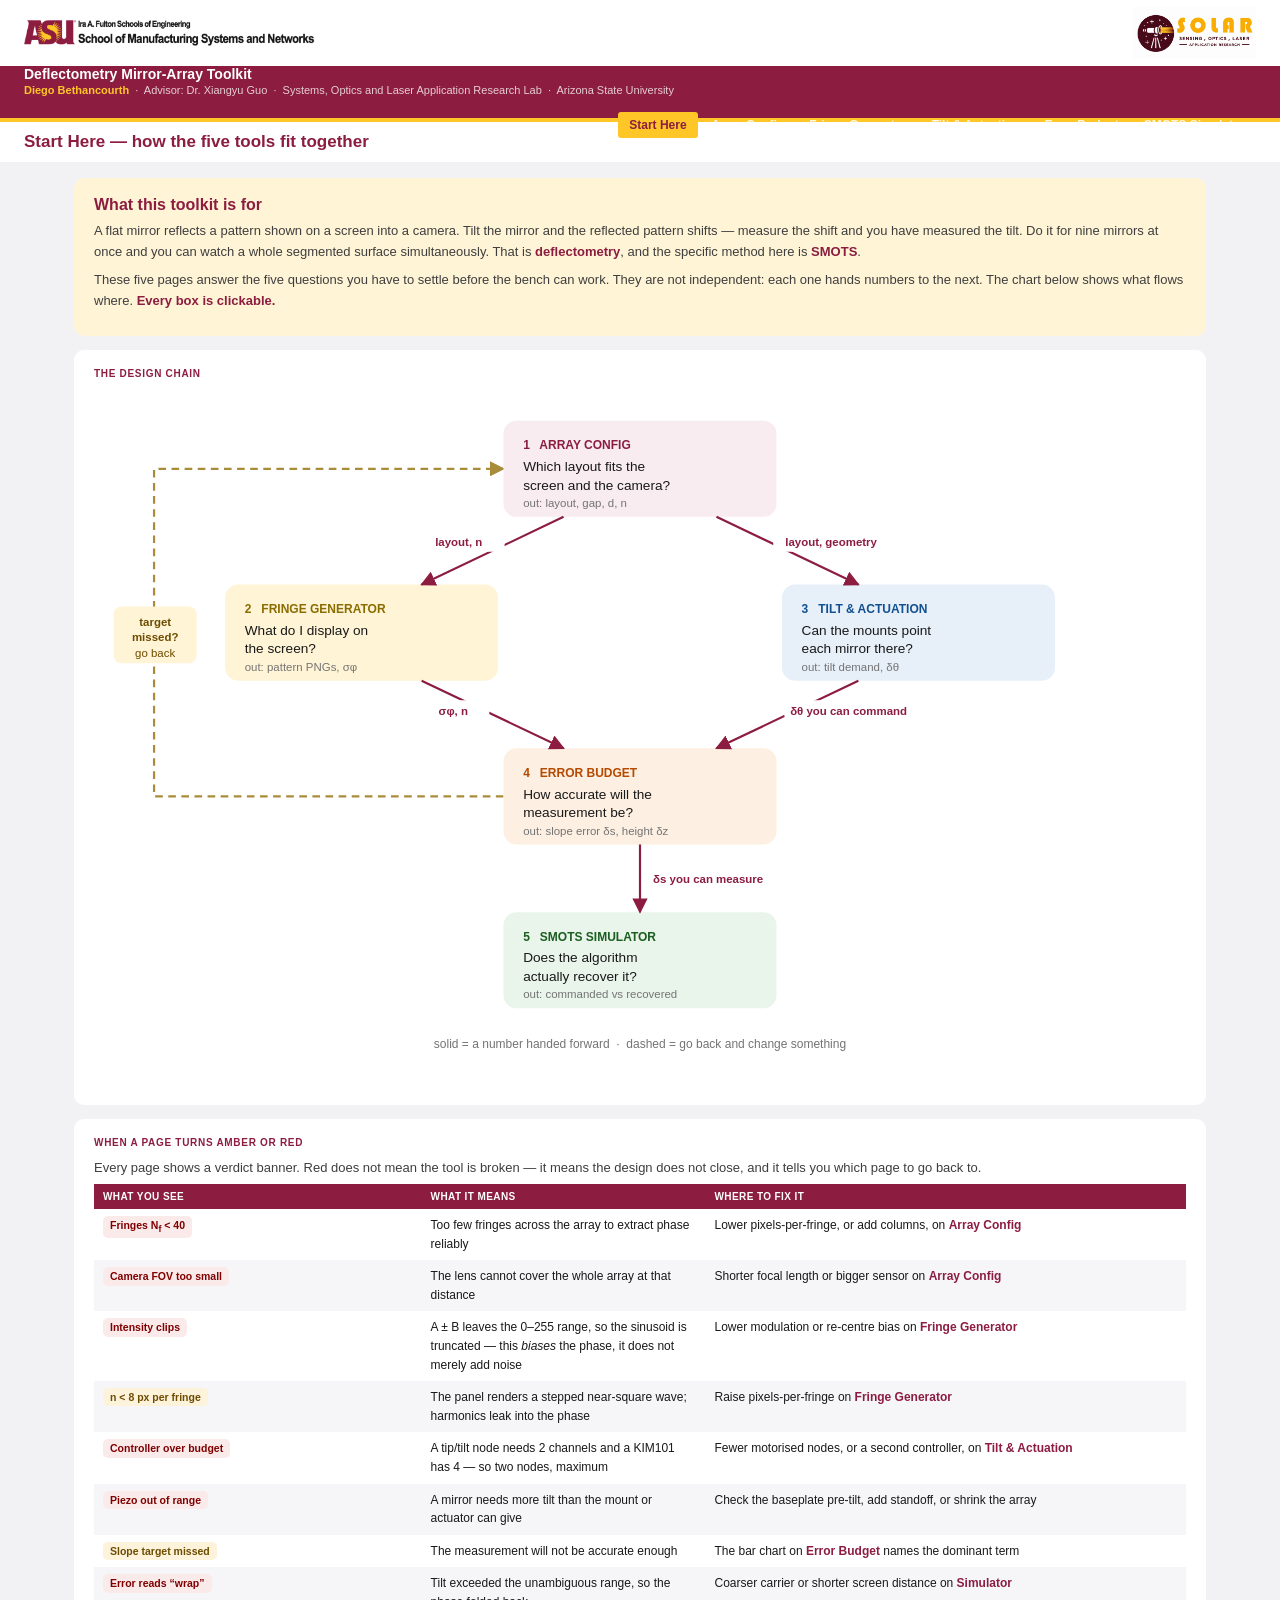
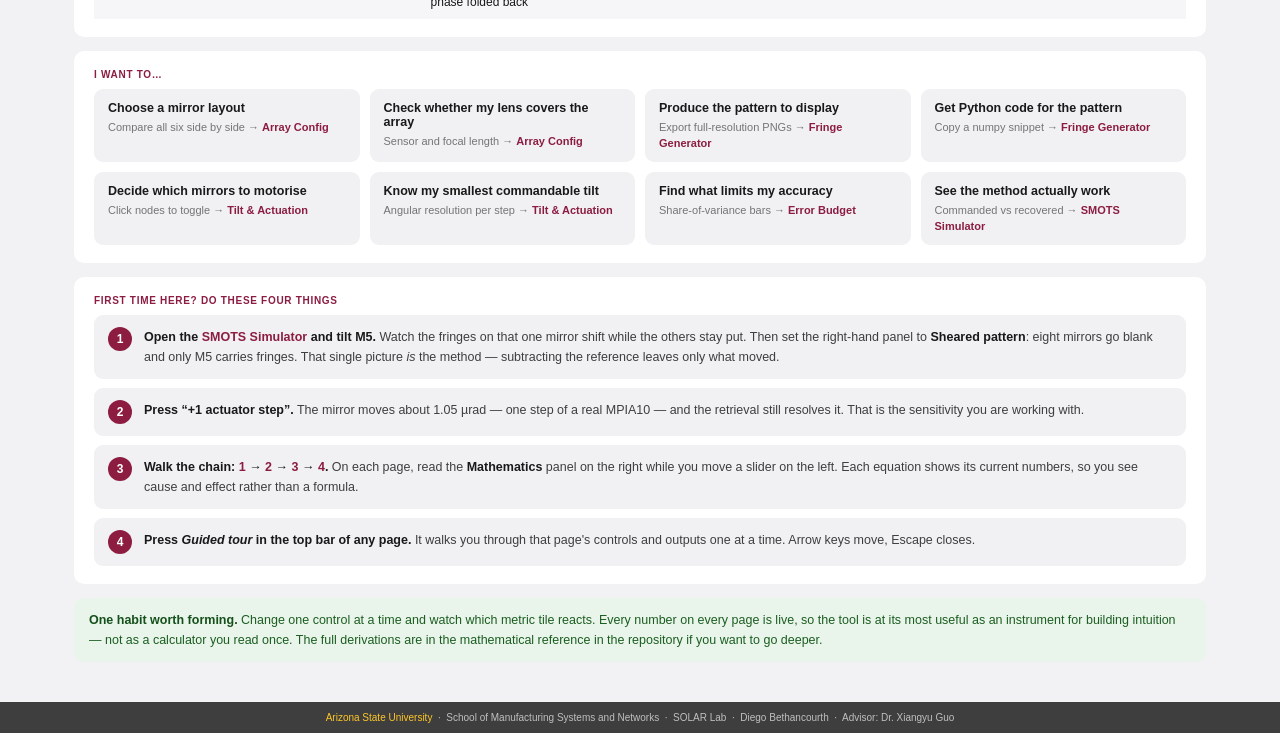
<file: guide.html>
<!DOCTYPE html>
<html lang="en">
<head>
<meta charset="UTF-8">
<meta name="viewport" content="width=device-width, initial-scale=1.0">
<link rel="icon" href="asu_icon.ico" sizes="any">
<title>Start Here — Deflectometry Mirror-Array Toolkit</title>
<style>
*{box-sizing:border-box;margin:0;padding:0}
body{font-family:Arial,Helvetica,sans-serif;background:#F2F2F5;color:#191919;font-size:14px}
.nav{background:#8C1D40;display:flex;align-items:center;gap:14px;padding:0 24px;height:52px;flex-wrap:wrap}
.nav-links{margin-left:auto;display:flex;gap:3px;flex-wrap:wrap;align-items:center}
.nav-links a{color:rgba(255,255,255,.85);text-decoration:none;font-size:12px;font-weight:700;padding:6px 11px;border-radius:3px;white-space:nowrap}
.nav-links a:hover{background:rgba(255,255,255,.14);color:#fff}
.nav-links a.active{background:#FFC627;color:#8C1D40}
.gold-bar{height:4px;background:#FFC627}
.brandbar{background:#fff;display:flex;align-items:center;justify-content:space-between;gap:18px;padding:7px 24px;flex-wrap:wrap}
.brandbar img{display:block}
.logo-asu{height:30px;width:auto}
.logo-lab{height:52px;width:auto;mix-blend-mode:multiply}
.nav-title .t1{font-size:14px;font-weight:700;line-height:1.2;color:#fff}
.nav-title .t2{font-size:11px;color:rgba(255,255,255,0.78);line-height:1.35}
.nav-title .t2 strong{color:#FFC627;font-weight:700}
.nav-title{min-width:0}
@media(max-width:760px){.logo-asu{height:22px}.logo-lab{height:32px}}
.page-hdr{background:#fff;padding:10px 24px;display:flex;align-items:baseline;gap:16px;flex-wrap:wrap}
.page-hdr h1{font-size:17px;font-weight:700;color:#8C1D40;margin:0}

.wrap{max-width:1180px;margin:0 auto;padding:16px 24px 40px;display:flex;flex-direction:column;gap:14px}
.card{background:#fff;border-radius:10px;padding:18px 20px}
.sec-lbl{font-size:10px;font-weight:700;color:#8C1D40;text-transform:uppercase;letter-spacing:.07em;margin-bottom:9px}
h2{font-size:16px;color:#8C1D40;margin-bottom:6px}
p{font-size:13px;line-height:1.65;color:#3E3E3E;margin:6px 0}
.hero{background:#FFF4D6;border-radius:10px;padding:18px 20px}
.hero h2{margin-bottom:4px}
.hero p{color:#3E3E3E}
.hero b{color:#8C1D40}

/* flowchart */
.flow{width:100%;height:auto;display:block}
.fnode rect{transition:filter .15s ease}
.fnode:hover rect{filter:brightness(.96)}
.fnode{cursor:pointer}
.fnode text{pointer-events:none}

/* routers */
.router{display:grid;grid-template-columns:repeat(auto-fit,minmax(250px,1fr));gap:10px}
.task{background:#F1F1F4;border-radius:9px;padding:12px 14px;text-decoration:none;display:block;transition:background .15s}
.task:hover{background:#FFF4D6}
.task .q{font-size:12.5px;font-weight:700;color:#191919;display:block;margin-bottom:3px}
.task .a{font-size:11px;color:#747474}
.task .a b{color:#8C1D40}

/* steps */
.steps{counter-reset:s;display:flex;flex-direction:column;gap:9px}
.step{counter-increment:s;display:flex;gap:12px;align-items:flex-start;background:#F1F1F4;border-radius:9px;padding:12px 14px}
.step::before{content:counter(s);background:#8C1D40;color:#fff;font-weight:700;font-size:12px;
  width:24px;height:24px;border-radius:50%;display:flex;align-items:center;justify-content:center;flex-shrink:0}
.step div{font-size:12.5px;line-height:1.6;color:#3E3E3E}
.step b{color:#191919}
.step a{color:#8C1D40;font-weight:700;text-decoration:none}
.step a:hover{text-decoration:underline}

table{width:100%;border-collapse:collapse;font-size:12px}
th{background:#8C1D40;color:#fff;text-align:left;padding:7px 9px;font-size:10px;text-transform:uppercase;letter-spacing:.04em}
td{padding:7px 9px;vertical-align:top;line-height:1.55}
tbody tr:nth-child(even) td{background:#F6F6F9}
td a{color:#8C1D40;font-weight:700;text-decoration:none}
td a:hover{text-decoration:underline}
.pill{display:inline-block;background:#E9F4EB;color:#1b5e20;border-radius:5px;padding:1px 7px;font-size:10.5px;font-weight:700}
.pill.warn{background:#FDF2DA;color:#6d4c00}
.pill.bad{background:#FBEAEA;color:#7f0000}
.note{background:#E9F4EB;border-radius:9px;padding:12px 15px;font-size:12.5px;line-height:1.6;color:#1b5e20}
.note b{color:#14501a}
.footer{background:#3E3E3E;color:#BFBFBF;font-size:10px;padding:10px 24px;text-align:center}
.footer span{color:#FFC627}
</style>
</head>
<body>

<div class="brandbar">
  <img class="logo-asu" src="logos/ASU%20Logo%20School.png" alt="Arizona State University — Ira A. Fulton Schools of Engineering, School of Manufacturing Systems and Networks">
  <img class="logo-lab" src="logos/SOLAR%20LAB%20LOGO.png" alt="SOLAR — Sensing, Optics, Laser Application Research">
</div>
<div class="nav">
  <div class="nav-title">
    <div class="t1">Deflectometry Mirror-Array Toolkit</div>
    <div class="t2"><strong>Diego Bethancourth</strong> &nbsp;&middot;&nbsp; Advisor: Dr. Xiangyu Guo &nbsp;&middot;&nbsp; Systems, Optics and Laser Application Research Lab &nbsp;&middot;&nbsp; Arizona State University</div>
  </div>
  <nav class="nav-links">
    <a href="guide.html" class="active">Start Here</a>
    <a href="index.html">Array Config</a>
    <a href="fringes.html">Fringe Generator</a>
    <a href="piezo.html">Tilt &amp; Actuation</a>
    <a href="budget.html">Error Budget</a>
    <a href="simulator.html">SMOTS Simulator</a>
  </nav>
</div>
<div class="gold-bar"></div>

<div class="page-hdr"><h1>Start Here &mdash; how the five tools fit together</h1></div>

<div class="wrap">

  <div class="hero">
    <h2>What this toolkit is for</h2>
    <p>A flat mirror reflects a pattern shown on a screen into a camera. Tilt the mirror and the
    reflected pattern shifts &mdash; measure the shift and you have measured the tilt. Do it for nine
    mirrors at once and you can watch a whole segmented surface simultaneously. That is
    <b>deflectometry</b>, and the specific method here is <b>SMOTS</b>.</p>
    <p>These five pages answer the five questions you have to settle before the bench can work.
    They are not independent: each one hands numbers to the next. The chart below shows what
    flows where. <b>Every box is clickable.</b></p>
  </div>

  <div class="card">
    <div class="sec-lbl">The design chain</div>
    <svg class="flow" viewBox="0 0 1000 640" role="img"
         aria-label="Flowchart: Array Config feeds the Fringe Generator and Tilt and Actuation; both feed the Error Budget, which feeds the SMOTS Simulator; a feedback loop returns from the Error Budget to Array Config.">
      <defs>
        <marker id="ah" viewBox="0 0 10 10" refX="9" refY="5" markerWidth="7" markerHeight="7" orient="auto-start-reverse">
          <path d="M 0 0 L 10 5 L 0 10 z" fill="#8C1D40"/>
        </marker>
        <marker id="ahg" viewBox="0 0 10 10" refX="9" refY="5" markerWidth="7" markerHeight="7" orient="auto-start-reverse">
          <path d="M 0 0 L 10 5 L 0 10 z" fill="#A98C3A"/>
        </marker>
      </defs>

      <!-- feedback loop, drawn first so nodes sit on top -->
      <path d="M 375 374 L 55 374 L 55 74 L 375 74" fill="none" stroke="#A98C3A"
            stroke-width="2" stroke-dasharray="7,5" marker-end="url(#ahg)"/>
      <rect x="18" y="200" width="76" height="52" rx="7" fill="#FFF4D6"/>
      <text x="56" y="218" text-anchor="middle" font-size="10.5" fill="#6d4c00" font-weight="bold">target</text>
      <text x="56" y="232" text-anchor="middle" font-size="10.5" fill="#6d4c00" font-weight="bold">missed?</text>
      <text x="56" y="246" text-anchor="middle" font-size="10.5" fill="#6d4c00">go back</text>

      <!-- 1 Array Config -->
      <a class="fnode" href="index.html">
        <rect x="375" y="30" width="250" height="88" rx="12" fill="#F8ECF1"/>
        <text x="393" y="56" font-size="11" fill="#8C1D40" font-weight="bold">1 &nbsp; ARRAY CONFIG</text>
        <text x="393" y="76" font-size="12.5" fill="#191919">Which layout fits the</text>
        <text x="393" y="93" font-size="12.5" fill="#191919">screen and the camera?</text>
        <text x="393" y="109" font-size="10.5" fill="#747474">out: layout, gap, d, n</text>
      </a>

      <!-- 2 Fringe Generator -->
      <a class="fnode" href="fringes.html">
        <rect x="120" y="180" width="250" height="88" rx="12" fill="#FFF4D6"/>
        <text x="138" y="206" font-size="11" fill="#8a6d00" font-weight="bold">2 &nbsp; FRINGE GENERATOR</text>
        <text x="138" y="226" font-size="12.5" fill="#191919">What do I display on</text>
        <text x="138" y="243" font-size="12.5" fill="#191919">the screen?</text>
        <text x="138" y="259" font-size="10.5" fill="#747474">out: pattern PNGs, &#963;&#966;</text>
      </a>

      <!-- 3 Tilt & Actuation -->
      <a class="fnode" href="piezo.html">
        <rect x="630" y="180" width="250" height="88" rx="12" fill="#E7EFF9"/>
        <text x="648" y="206" font-size="11" fill="#12508F" font-weight="bold">3 &nbsp; TILT &amp; ACTUATION</text>
        <text x="648" y="226" font-size="12.5" fill="#191919">Can the mounts point</text>
        <text x="648" y="243" font-size="12.5" fill="#191919">each mirror there?</text>
        <text x="648" y="259" font-size="10.5" fill="#747474">out: tilt demand, &#948;&#952;</text>
      </a>

      <!-- 4 Error Budget -->
      <a class="fnode" href="budget.html">
        <rect x="375" y="330" width="250" height="88" rx="12" fill="#FDF0E2"/>
        <text x="393" y="356" font-size="11" fill="#B54A00" font-weight="bold">4 &nbsp; ERROR BUDGET</text>
        <text x="393" y="376" font-size="12.5" fill="#191919">How accurate will the</text>
        <text x="393" y="393" font-size="12.5" fill="#191919">measurement be?</text>
        <text x="393" y="409" font-size="10.5" fill="#747474">out: slope error &#948;s, height &#948;z</text>
      </a>

      <!-- 5 Simulator -->
      <a class="fnode" href="simulator.html">
        <rect x="375" y="480" width="250" height="88" rx="12" fill="#E9F4EB"/>
        <text x="393" y="506" font-size="11" fill="#1b5e20" font-weight="bold">5 &nbsp; SMOTS SIMULATOR</text>
        <text x="393" y="526" font-size="12.5" fill="#191919">Does the algorithm</text>
        <text x="393" y="543" font-size="12.5" fill="#191919">actually recover it?</text>
        <text x="393" y="559" font-size="10.5" fill="#747474">out: commanded vs recovered</text>
      </a>

      <!-- arrows -->
      <path d="M 430 118 L 300 180" fill="none" stroke="#8C1D40" stroke-width="2" marker-end="url(#ah)"/>
      <rect x="292" y="132" width="84" height="18" rx="5" fill="#fff"/>
      <text x="334" y="145" text-anchor="middle" font-size="10.5" fill="#8C1D40" font-weight="bold">layout, n</text>

      <path d="M 570 118 L 700 180" fill="none" stroke="#8C1D40" stroke-width="2" marker-end="url(#ah)"/>
      <rect x="622" y="132" width="106" height="18" rx="5" fill="#fff"/>
      <text x="675" y="145" text-anchor="middle" font-size="10.5" fill="#8C1D40" font-weight="bold">layout, geometry</text>

      <path d="M 300 268 L 430 330" fill="none" stroke="#8C1D40" stroke-width="2" marker-end="url(#ah)"/>
      <rect x="296" y="286" width="66" height="18" rx="5" fill="#fff"/>
      <text x="329" y="299" text-anchor="middle" font-size="10.5" fill="#8C1D40" font-weight="bold">&#963;&#966;, n</text>

      <path d="M 700 268 L 570 330" fill="none" stroke="#8C1D40" stroke-width="2" marker-end="url(#ah)"/>
      <rect x="632" y="286" width="118" height="18" rx="5" fill="#fff"/>
      <text x="691" y="299" text-anchor="middle" font-size="10.5" fill="#8C1D40" font-weight="bold">&#948;&#952; you can command</text>

      <path d="M 500 418 L 500 480" fill="none" stroke="#8C1D40" stroke-width="2" marker-end="url(#ah)"/>
      <rect x="506" y="440" width="150" height="18" rx="5" fill="#fff"/>
      <text x="512" y="453" font-size="10.5" fill="#8C1D40" font-weight="bold">&#948;s you can measure</text>

      <text x="500" y="604" text-anchor="middle" font-size="11" fill="#747474">
        solid = a number handed forward &#160;&#183;&#160; dashed = go back and change something
      </text>
    </svg>
  </div>

  <div class="card">
    <div class="sec-lbl">When a page turns amber or red</div>
    <p>Every page shows a verdict banner. Red does not mean the tool is broken &mdash; it means the
    design does not close, and it tells you which page to go back to.</p>
    <table>
      <thead><tr><th style="width:30%">What you see</th><th style="width:26%">What it means</th><th>Where to fix it</th></tr></thead>
      <tbody>
      <tr><td><span class="pill bad">Fringes N<sub>f</sub> &lt; 40</span></td>
          <td>Too few fringes across the array to extract phase reliably</td>
          <td>Lower pixels-per-fringe, or add columns, on <a href="index.html">Array Config</a></td></tr>
      <tr><td><span class="pill bad">Camera FOV too small</span></td>
          <td>The lens cannot cover the whole array at that distance</td>
          <td>Shorter focal length or bigger sensor on <a href="index.html">Array Config</a></td></tr>
      <tr><td><span class="pill bad">Intensity clips</span></td>
          <td>A &plusmn; B leaves the 0&ndash;255 range, so the sinusoid is truncated &mdash; this
              <em>biases</em> the phase, it does not merely add noise</td>
          <td>Lower modulation or re-centre bias on <a href="fringes.html">Fringe Generator</a></td></tr>
      <tr><td><span class="pill warn">n &lt; 8 px per fringe</span></td>
          <td>The panel renders a stepped near-square wave; harmonics leak into the phase</td>
          <td>Raise pixels-per-fringe on <a href="fringes.html">Fringe Generator</a></td></tr>
      <tr><td><span class="pill bad">Controller over budget</span></td>
          <td>A tip/tilt node needs 2 channels and a KIM101 has 4 &mdash; so two nodes, maximum</td>
          <td>Fewer motorised nodes, or a second controller, on <a href="piezo.html">Tilt &amp; Actuation</a></td></tr>
      <tr><td><span class="pill bad">Piezo out of range</span></td>
          <td>A mirror needs more tilt than the mount or actuator can give</td>
          <td>Check the baseplate pre-tilt, add standoff, or shrink the array</td></tr>
      <tr><td><span class="pill warn">Slope target missed</span></td>
          <td>The measurement will not be accurate enough</td>
          <td>The bar chart on <a href="budget.html">Error Budget</a> names the dominant term</td></tr>
      <tr><td><span class="pill bad">Error reads &ldquo;wrap&rdquo;</span></td>
          <td>Tilt exceeded the unambiguous range, so the phase folded back</td>
          <td>Coarser carrier or shorter screen distance on <a href="simulator.html">Simulator</a></td></tr>
      </tbody>
    </table>
  </div>

  <div class="card">
    <div class="sec-lbl">I want to&hellip;</div>
    <div class="router">
      <a class="task" href="index.html"><span class="q">Choose a mirror layout</span>
        <span class="a">Compare all six side by side &rarr; <b>Array Config</b></span></a>
      <a class="task" href="index.html"><span class="q">Check whether my lens covers the array</span>
        <span class="a">Sensor and focal length &rarr; <b>Array Config</b></span></a>
      <a class="task" href="fringes.html"><span class="q">Produce the pattern to display</span>
        <span class="a">Export full-resolution PNGs &rarr; <b>Fringe Generator</b></span></a>
      <a class="task" href="fringes.html"><span class="q">Get Python code for the pattern</span>
        <span class="a">Copy a numpy snippet &rarr; <b>Fringe Generator</b></span></a>
      <a class="task" href="piezo.html"><span class="q">Decide which mirrors to motorise</span>
        <span class="a">Click nodes to toggle &rarr; <b>Tilt &amp; Actuation</b></span></a>
      <a class="task" href="piezo.html"><span class="q">Know my smallest commandable tilt</span>
        <span class="a">Angular resolution per step &rarr; <b>Tilt &amp; Actuation</b></span></a>
      <a class="task" href="budget.html"><span class="q">Find what limits my accuracy</span>
        <span class="a">Share-of-variance bars &rarr; <b>Error Budget</b></span></a>
      <a class="task" href="simulator.html"><span class="q">See the method actually work</span>
        <span class="a">Commanded vs recovered &rarr; <b>SMOTS Simulator</b></span></a>
    </div>
  </div>

  <div class="card">
    <div class="sec-lbl">First time here? Do these four things</div>
    <div class="steps">
      <div class="step"><div><b>Open the <a href="simulator.html">SMOTS Simulator</a> and tilt M5.</b>
        Watch the fringes on that one mirror shift while the others stay put. Then set the right-hand
        panel to <b>Sheared pattern</b>: eight mirrors go blank and only M5 carries fringes. That
        single picture <em>is</em> the method &mdash; subtracting the reference leaves only what moved.</div></div>
      <div class="step"><div><b>Press &ldquo;+1 actuator step&rdquo;.</b> The mirror moves about
        1.05&nbsp;&micro;rad &mdash; one step of a real MPIA10 &mdash; and the retrieval still resolves it.
        That is the sensitivity you are working with.</div></div>
      <div class="step"><div><b>Walk the chain: <a href="index.html">1</a> &rarr;
        <a href="fringes.html">2</a> &rarr; <a href="piezo.html">3</a> &rarr;
        <a href="budget.html">4</a>.</b> On each page, read the <b>Mathematics</b> panel on the right
        while you move a slider on the left. Each equation shows its current numbers, so you see cause
        and effect rather than a formula.</div></div>
      <div class="step"><div><b>Press <em>Guided tour</em> in the top bar of any page.</b> It walks
        you through that page's controls and outputs one at a time. Arrow keys move, Escape
        closes.</div></div>
    </div>
  </div>

  <div class="note">
    <b>One habit worth forming.</b> Change one control at a time and watch which metric tile reacts.
    Every number on every page is live, so the tool is at its most useful as an instrument for
    building intuition &mdash; not as a calculator you read once. The full derivations are in the
    mathematical reference in the repository if you want to go deeper.
  </div>

</div>

<div class="footer">
  <span>Arizona State University</span> &nbsp;&middot;&nbsp; School of Manufacturing Systems and Networks &nbsp;&middot;&nbsp; SOLAR Lab &nbsp;&middot;&nbsp; Diego Bethancourth &nbsp;&middot;&nbsp; Advisor: Dr. Xiangyu Guo
</div>

</body>
</html>
</file>
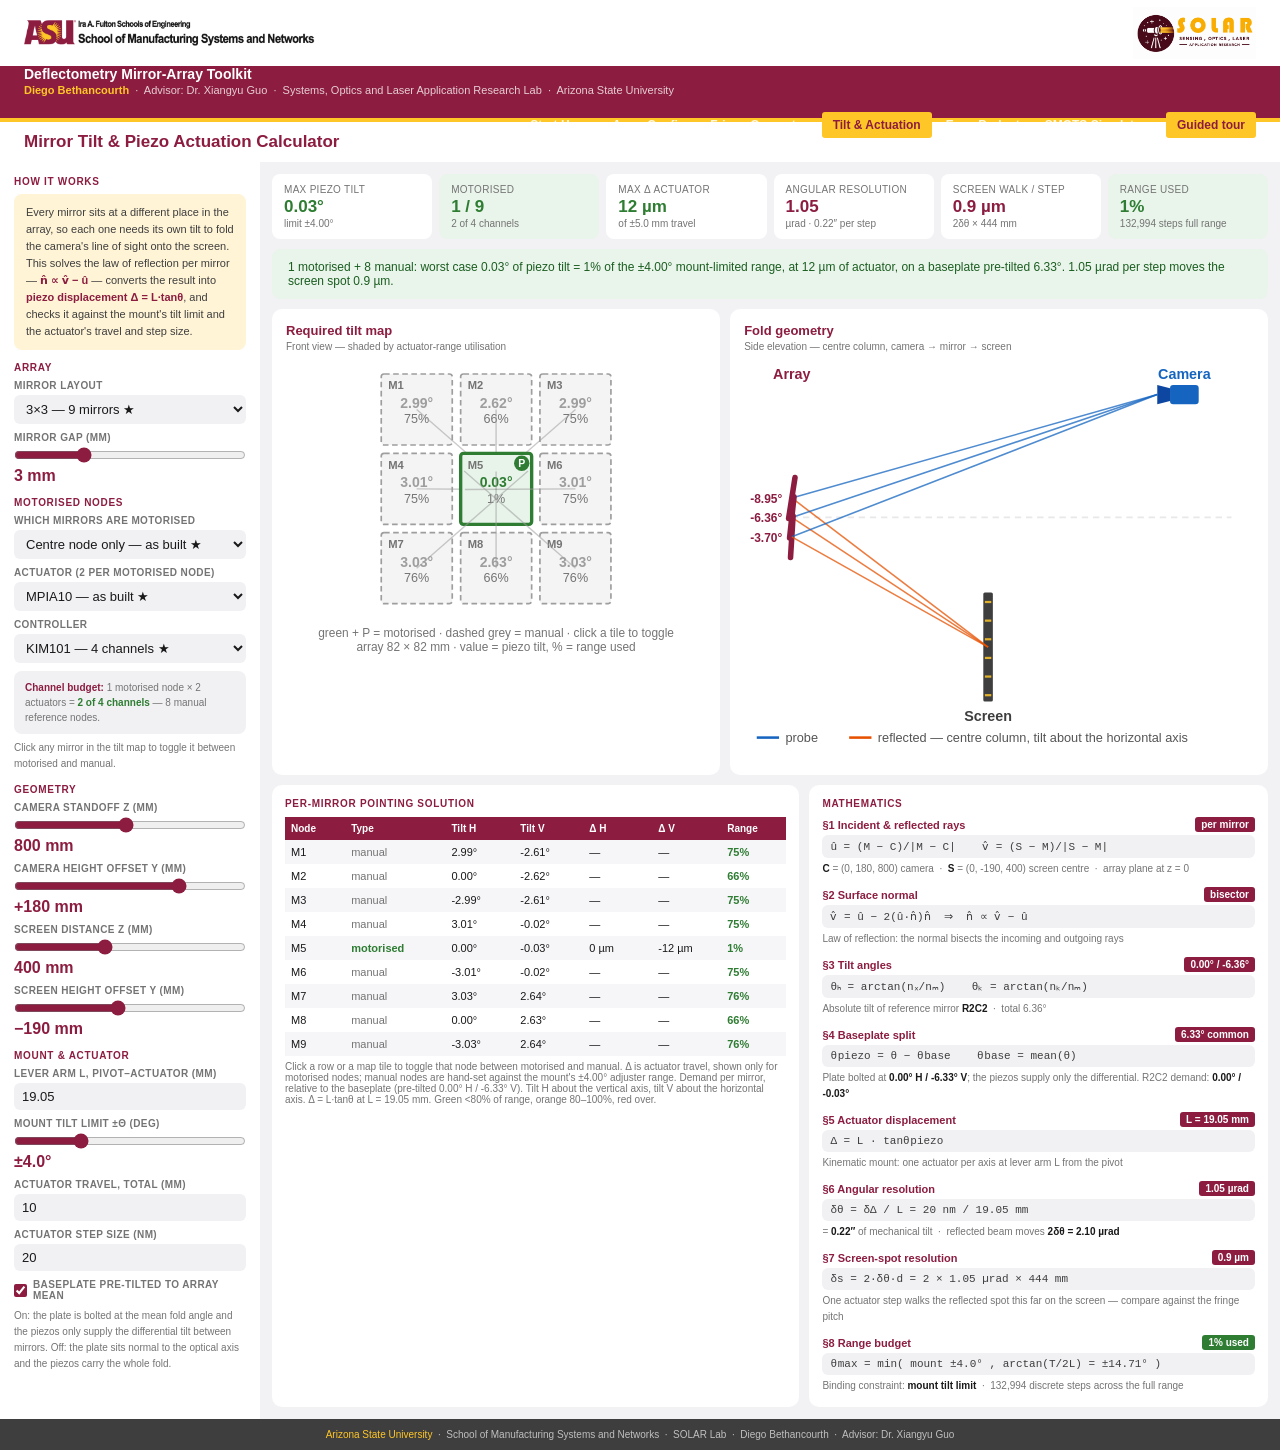
<file: piezo.html>
<!DOCTYPE html>
<html lang="en">
<head>
<meta charset="UTF-8">
<meta name="viewport" content="width=device-width, initial-scale=1.0">
<link rel="icon" href="asu_icon.ico" sizes="any">
<link rel="stylesheet" href="assets/tour.css">
<title>Mirror Tilt & Piezo Actuation Calculator — Diego Bethancourth | ASU Deflectometry</title>
<style>
*{box-sizing:border-box;margin:0;padding:0}
body{font-family:Arial,Helvetica,sans-serif;background:#F2F2F5;color:#191919;font-size:14px}
.nav{background:#8C1D40;display:flex;align-items:center;gap:14px;padding:0 24px;height:52px;flex-wrap:wrap}
.nav-links{margin-left:auto;display:flex;gap:3px;flex-wrap:wrap}
.nav-links a{color:rgba(255,255,255,.85);text-decoration:none;font-size:12px;font-weight:700;padding:6px 11px;border-radius:3px;white-space:nowrap}
.nav-links a:hover{background:rgba(255,255,255,.14);color:#fff}
.nav-links a.active{background:#FFC627;color:#8C1D40}
.gold-bar{height:4px;background:#FFC627}
.brandbar{background:#fff;display:flex;align-items:center;justify-content:space-between;gap:18px;padding:7px 24px;flex-wrap:wrap}
.brandbar img{display:block}
.logo-asu{height:30px;width:auto}
.logo-lab{height:52px;width:auto;mix-blend-mode:multiply}
.nav-title .t1{font-size:14px;font-weight:700;line-height:1.2;color:#fff}
.nav-title .t2{font-size:11px;color:rgba(255,255,255,0.78);line-height:1.35}
.nav-title .t2 strong{color:#FFC627;font-weight:700}
.nav-title{min-width:0}
.byline{font-size:12px;color:#747474}
.byline strong{color:#8C1D40}
@media(max-width:760px){.logo-asu{height:22px}.logo-lab{height:32px}}
.page-hdr{background:#fff;padding:10px 24px;display:flex;align-items:baseline;gap:16px;flex-wrap:wrap}
.page-hdr h1{font-size:17px;font-weight:700;color:#8C1D40;margin:0}.page-hdr p{font-size:12px;color:#747474}
.app{display:grid;grid-template-columns:260px 1fr;gap:0;min-height:calc(100vh - 80px)}
.left-col{background:#fff;padding:14px;display:flex;flex-direction:column;gap:12px}
.right-col{padding:12px;display:flex;flex-direction:column;gap:10px}
.sec-lbl{font-size:10px;font-weight:700;color:#8C1D40;text-transform:uppercase;letter-spacing:.07em;margin-bottom:7px}
.ctrl-group{display:flex;flex-direction:column;gap:4px}
.ctrl-group label{font-size:10px;font-weight:700;color:#747474;text-transform:uppercase;letter-spacing:.04em}
.ctrl-group select,.ctrl-group input[type=number]{width:100%;font-size:13px;color:#191919;border:none;border-radius:6px;padding:6px 8px;background:#F1F1F4}
.ctrl-group input[type=range]{width:100%;accent-color:#8C1D40}
.ctrl-val{font-size:16px;font-weight:700;color:#8C1D40}
.explainer{background:#FFF4D6;padding:10px 12px;font-size:11px;color:#3E3E3E;line-height:1.55;border-radius:8px}
.explainer strong{color:#8C1D40}
.fixed-box{background:#F1F1F4;border-radius:8px;padding:10px 12px}
.mvar{font-size:11px;color:#747474;line-height:1.8}.mvar span{color:#191919;font-weight:700}
.metrics-row{display:grid;grid-template-columns:repeat(6,1fr);gap:7px}
.metric{background:#fff;border-radius:8px;padding:10px 12px}
.metric .ml{font-size:10px;color:#747474;text-transform:uppercase;letter-spacing:.03em;margin-bottom:2px}
.metric .mv{font-size:17px;font-weight:700;color:#8C1D40}.metric .ms{font-size:10px;color:#747474;margin-top:1px}
.mid-row{display:grid;grid-template-columns:1fr 1.2fr;gap:10px}
.panel{background:#fff;border-radius:10px;padding:14px}
.panel-heading{font-size:13px;font-weight:700;color:#8C1D40;margin-bottom:3px}
.panel-sub{font-size:10px;color:#747474;margin-bottom:8px}
.bottom-row{display:grid;grid-template-columns:1.15fr 1fr;gap:10px}
.card{background:#fff;border-radius:10px;padding:13px}
.comp-table{width:100%;border-collapse:collapse;font-size:11px;table-layout:fixed}
.comp-table th{background:#8C1D40;color:#fff;padding:6px;text-align:left;font-size:10px;font-weight:700}
.comp-table td{padding:6px}
.comp-table tr:nth-child(even) td{background:#F6F6F9}
.g{color:#2e7d32;font-weight:700}.m{color:#e65100;font-weight:700}.b{color:#b71c1c;font-weight:700}
.math-block{margin-bottom:10px;padding-bottom:0}
.math-block:last-child{margin-bottom:0}
.math-title{font-size:11px;font-weight:700;color:#8C1D40;margin-bottom:3px;display:flex;justify-content:space-between;align-items:center;gap:6px}
.live{background:#8C1D40;color:#fff;font-size:10px;font-weight:700;padding:2px 6px;border-radius:3px;white-space:nowrap}
.formula{background:#F1F1F4;border-radius:6px;padding:5px 8px;font-family:"Courier New",monospace;font-size:11px;color:#3E3E3E;margin:3px 0}
.mvar2{font-size:10px;color:#747474;line-height:1.6}.mvar2 span{color:#191919;font-weight:700}
.verdict-good{background:#E9F4EB;border-radius:8px;padding:11px 16px;font-size:12px;color:#1b5e20;font-weight:500}
.verdict-warn{background:#FDF2DA;border-radius:8px;padding:11px 16px;font-size:12px;color:#6d4c00;font-weight:500}
.verdict-bad{background:#FBEAEA;border-radius:8px;padding:11px 16px;font-size:12px;color:#7f0000;font-weight:500}
.caveat{font-size:10px;color:#747474;line-height:1.5;background:#F1F1F4;border-radius:8px;padding:9px 11px}
.caveat b{color:#8C1D40}
.chk{display:flex;align-items:center;gap:6px;font-size:11px;color:#3E3E3E;font-weight:700;text-transform:none;letter-spacing:0}
.chk input{accent-color:#8C1D40;flex-shrink:0}
.footer{background:#3E3E3E;color:#BFBFBF;font-size:10px;padding:10px 24px;text-align:center;margin-top:auto}
.footer span{color:#FFC627}
</style>
</head>
<body>

<div class="brandbar">
  <img class="logo-asu" src="logos/ASU%20Logo%20School.png" alt="Arizona State University — Ira A. Fulton Schools of Engineering, School of Manufacturing Systems and Networks">
  <img class="logo-lab" src="logos/SOLAR%20LAB%20LOGO.png" alt="SOLAR — Sensing, Optics, Laser Application Research">
</div>
<div class="nav">
  <div class="nav-title">
    <div class="t1">Deflectometry Mirror-Array Toolkit</div>
    <div class="t2"><strong>Diego Bethancourth</strong> &nbsp;&middot;&nbsp; Advisor: Dr. Xiangyu Guo &nbsp;&middot;&nbsp; Systems, Optics and Laser Application Research Lab &nbsp;&middot;&nbsp; Arizona State University</div>
  </div>
  <nav class="nav-links">
    <a href="guide.html">Start Here</a>
    <a href="index.html">Array Config</a>
    <a href="fringes.html">Fringe Generator</a>
    <a href="piezo.html" class="active">Tilt &amp; Actuation</a>
    <a href="budget.html">Error Budget</a>
    <a href="simulator.html">SMOTS Simulator</a>
  </nav>
</div>
<div class="gold-bar"></div>

<div class="page-hdr">
  <h1>Mirror Tilt &amp; Piezo Actuation Calculator</h1>
</div>

<div class="app">
  <div class="left-col">

    <div>
      <div class="sec-lbl">How it works</div>
      <div class="explainer">
        Every mirror sits at a different place in the array, so each one needs its own tilt to fold the
        camera's line of sight onto the screen. This solves the law of reflection per mirror &mdash;
        <strong>n&#770; &prop; v&#770; &minus; u&#770;</strong> &mdash; converts the result into
        <strong>piezo displacement &Delta; = L&middot;tan&theta;</strong>, and checks it against the
        mount's tilt limit and the actuator's travel and step size.
      </div>
    </div>

    <div>
      <div class="sec-lbl">Array</div>
      <div class="ctrl-group" style="margin-bottom:8px">
        <label>Mirror layout</label>
        <select id="arr" onchange="update()">
          <option value="1x4">1&times;4 &mdash; 4 mirrors (linear)</option>
          <option value="1x5">1&times;5 &mdash; 5 mirrors (linear)</option>
          <option value="2x4">2&times;4 &mdash; 8 mirrors</option>
          <option value="3x3" selected>3&times;3 &mdash; 9 mirrors &#9733;</option>
          <option value="2x5">2&times;5 &mdash; 10 mirrors</option>
          <option value="3x4">3&times;4 &mdash; 12 mirrors</option>
        </select>
      </div>
      <div class="ctrl-group">
        <label>Mirror gap (mm)</label>
        <input type="range" id="gap" min="1" max="8" value="3" step="1" oninput="update()">
        <span class="ctrl-val" id="gap-v">3 mm</span>
      </div>
    </div>

    <div>
      <div class="sec-lbl">Motorised nodes</div>
      <div class="ctrl-group" style="margin-bottom:8px">
        <label>Which mirrors are motorised</label>
        <select id="preset" onchange="applyPreset()">
          <option value="center" selected>Centre node only &mdash; as built &#9733;</option>
          <option value="corners">Four corners</option>
          <option value="row">Centre row</option>
          <option value="all">All nodes</option>
          <option value="none">None &mdash; all manual</option>
        </select>
      </div>
      <div class="ctrl-group" style="margin-bottom:8px">
        <label>Actuator (2 per motorised node)</label>
        <select id="act" onchange="applyActuator()">
          <option value="10,20" selected>MPIA10 &mdash; as built &#9733;</option>
          <option value="13,20">PIA13</option>
          <option value="25,20">PIA25</option>
          <option value="0,0">Custom &mdash; set travel/step below</option>
        </select>
      </div>
      <div class="ctrl-group">
        <label>Controller</label>
        <select id="chan" onchange="update()">
          <option value="4" selected>KIM101 &mdash; 4 channels &#9733;</option>
          <option value="8">2 &times; KIM101 &mdash; 8 channels</option>
          <option value="999">Ignore channel budget</option>
        </select>
      </div>
      <div id="chan-badge" class="caveat" style="margin-top:8px"></div>
      <div class="mvar2" style="margin-top:6px">Click any mirror in the tilt map to toggle it between motorised and manual.</div>
    </div>

    <div>
      <div class="sec-lbl">Geometry</div>
      <div class="ctrl-group" style="margin-bottom:8px">
        <label>Camera standoff z (mm)</label>
        <input type="range" id="cz" min="150" max="1500" value="800" step="10" oninput="update()">
        <span class="ctrl-val" id="cz-v">800 mm</span>
      </div>
      <div class="ctrl-group" style="margin-bottom:8px">
        <label>Camera height offset y (mm)</label>
        <input type="range" id="cy" min="-400" max="400" value="180" step="10" oninput="update()">
        <span class="ctrl-val" id="cy-v">+180 mm</span>
      </div>
      <div class="ctrl-group" style="margin-bottom:8px">
        <label>Screen distance z (mm)</label>
        <input type="range" id="sz" min="150" max="800" value="400" step="10" oninput="update()">
        <span class="ctrl-val" id="sz-v">400 mm</span>
      </div>
      <div class="ctrl-group">
        <label>Screen height offset y (mm)</label>
        <input type="range" id="sy" min="-500" max="200" value="-190" step="10" oninput="update()">
        <span class="ctrl-val" id="sy-v">&minus;190 mm</span>
      </div>
    </div>

    <div>
      <div class="sec-lbl">Mount &amp; actuator</div>
      <div class="ctrl-group" style="margin-bottom:8px">
        <label>Lever arm L, pivot&ndash;actuator (mm)</label>
        <input type="number" id="lev" value="19.05" min="4" max="80" step="0.05" oninput="update()">
      </div>
      <div class="ctrl-group" style="margin-bottom:8px">
        <label>Mount tilt limit &plusmn;&theta; (deg)</label>
        <input type="range" id="tlim" min="1" max="12" value="4" step="0.5" oninput="update()">
        <span class="ctrl-val" id="tlim-v">&plusmn;4.0&deg;</span>
      </div>
      <div class="ctrl-group" style="margin-bottom:8px">
        <label>Actuator travel, total (mm)</label>
        <input type="number" id="trav" value="10" min="0.01" max="60" step="0.01" oninput="update()">
      </div>
      <div class="ctrl-group" style="margin-bottom:8px">
        <label>Actuator step size (nm)</label>
        <input type="number" id="stp" value="20" min="1" max="5000" step="1" oninput="update()">
      </div>
      <div class="ctrl-group">
        <label class="chk"><input type="checkbox" id="base" checked onchange="update()"> Baseplate pre-tilted to array mean</label>
        <div class="mvar2" style="margin-top:3px">On: the plate is bolted at the mean fold angle and the piezos only supply the differential tilt between mirrors. Off: the plate sits normal to the optical axis and the piezos carry the whole fold.</div>
      </div>
    </div>

  </div>

  <div class="right-col">
    <div class="metrics-row" id="metrics"></div>
    <div id="verdict" class="verdict-good"></div>

    <div class="mid-row">
      <div class="panel">
        <div class="panel-heading">Required tilt map</div>
        <div class="panel-sub">Front view &mdash; shaded by actuator-range utilisation</div>
        <svg id="map-svg" width="100%" viewBox="0 0 300 212"></svg>
      </div>
      <div class="panel">
        <div class="panel-heading">Fold geometry</div>
        <div class="panel-sub">Side elevation &mdash; centre column, camera &rarr; mirror &rarr; screen</div>
        <svg id="side-svg" width="100%" viewBox="0 0 320 250"></svg>
      </div>
    </div>

    <div class="bottom-row">
      <div class="card">
        <div class="sec-lbl" style="margin-bottom:8px">Per-mirror pointing solution</div>
        <div id="tbl"></div>
      </div>
      <div class="card">
        <div class="sec-lbl" style="margin-bottom:8px">Mathematics</div>
        <div id="math"></div>
      </div>
    </div>
  </div>
</div>

<div class="footer">
  <span>Arizona State University</span> &nbsp;&middot;&nbsp; School of Manufacturing Systems and Networks &nbsp;&middot;&nbsp; SOLAR Lab &nbsp;&middot;&nbsp; Diego Bethancourth &nbsp;&middot;&nbsp; Advisor: Dr. Xiangyu Guo
</div>

<script>
// Highlighted metrics use a soft pastel wash rather than an accent rule, so no
// block on the page carries a line.
const TINT={'#2e7d32':'#E9F4EB','#e65100':'#FDF0E2','#b71c1c':'#FBEAEA','#8C1D40':'#F8ECF1','#f9a825':'#FDF2DA'};
const tint=c=>TINT[c]||'#F1F1F4';
const MIRROR=25.4;
const cfgs={'1x4':{c:4,r:1},'1x5':{c:5,r:1},'2x4':{c:4,r:2},'3x3':{c:3,r:3},'2x5':{c:5,r:2},'3x4':{c:4,r:3}};
const DEG=180/Math.PI;

const sub=(a,b)=>[a[0]-b[0],a[1]-b[1],a[2]-b[2]];
const len=a=>Math.hypot(a[0],a[1],a[2]);
const norm=a=>{const l=len(a)||1;return [a[0]/l,a[1]/l,a[2]/l]};

function readState(){
  const key=document.getElementById('arr').value;
  return {
    key:key, ...cfgs[key],
    gap:+document.getElementById('gap').value,
    cz:+document.getElementById('cz').value, cy:+document.getElementById('cy').value,
    sz:+document.getElementById('sz').value, sy:+document.getElementById('sy').value,
    L:+document.getElementById('lev').value||19.05,
    tlim:+document.getElementById('tlim').value,
    trav:+document.getElementById('trav').value||25,
    step:+document.getElementById('stp').value||20,
    base:document.getElementById('base').checked,
    chan:+document.getElementById('chan').value
  };
}

// Which nodes carry actuators. Keys are "row,col", 0-indexed from the top-left.
let MOTOR = new Set(['1,1']);
const mk = (r,c) => r+','+c;

function presetSet(kind, rows, cols){
  const out=new Set();
  const cr=Math.floor((rows-1)/2), cc=Math.floor((cols-1)/2);
  if(kind==='center') out.add(mk(cr,cc));
  else if(kind==='corners'){
    out.add(mk(0,0)); out.add(mk(0,cols-1));
    out.add(mk(rows-1,0)); out.add(mk(rows-1,cols-1));
  }
  else if(kind==='row'){ for(let c=0;c<cols;c++) out.add(mk(cr,c)); }
  else if(kind==='all'){ for(let r=0;r<rows;r++) for(let c=0;c<cols;c++) out.add(mk(r,c)); }
  return out;
}
function applyPreset(){
  const {r,c}=cfgs[document.getElementById('arr').value];
  MOTOR=presetSet(document.getElementById('preset').value,r,c);
  update();
}
function applyActuator(){
  const v=document.getElementById('act').value.split(',').map(Number);
  if(v[0]>0){
    document.getElementById('trav').value=v[0];
    document.getElementById('stp').value=v[1];
  }
  update();
}
function toggleMotor(r,c){
  const k=mk(r,c);
  if(MOTOR.has(k)) MOTOR.delete(k); else MOTOR.add(k);
  update();
}
// Layout changes can leave motorised keys outside the new grid.
function pruneMotor(rows,cols){
  let dropped=false;
  [...MOTOR].forEach(k=>{
    const [r,c]=k.split(',').map(Number);
    if(r>=rows||c>=cols){ MOTOR.delete(k); dropped=true; }
  });
  if(dropped && MOTOR.size===0) MOTOR=presetSet('center',rows,cols);
}

// Solve the law of reflection for every mirror in the array.
function solve(s){
  const C=[0,s.cy,s.cz], S=[0,s.sy,s.sz];
  const pitch=MIRROR+s.gap;
  const out=[];
  for(let row=0;row<s.r;row++) for(let col=0;col<s.c;col++){
    const M=[(col-(s.c-1)/2)*pitch, ((s.r-1)/2-row)*pitch, 0];
    const u=norm(sub(M,C));      // incident, camera -> mirror
    const v=norm(sub(S,M));      // reflected, mirror -> screen
    let n=norm(sub(v,u));        // bisector = surface normal
    if(n[2]<0) n=[-n[0],-n[1],-n[2]];
    const tH=Math.atan2(n[0],n[2]);          // about the vertical axis
    const tV=Math.atan2(n[1],n[2]);          // about the horizontal axis
    const tot=Math.acos(Math.min(1,Math.abs(n[2])));
    out.push({row,col,M,n,tH,tV,tot,dCam:len(sub(M,C)),dScr:len(sub(S,M))});
  }
  // The baseplate carries the common fold angle; the piezos only supply what is
  // left over per mirror. With the plate normal to the axis, they carry it all.
  const bH=s.base?out.reduce((a,o)=>a+o.tH,0)/out.length:0;
  const bV=s.base?out.reduce((a,o)=>a+o.tV,0)/out.length:0;
  out.forEach(o=>{
    o.rH=o.tH-bH; o.rV=o.tV-bV;
    o.dH=s.L*Math.tan(o.rH); o.dV=s.L*Math.tan(o.rV);
    o.demand=Math.max(Math.abs(o.rH),Math.abs(o.rV));
    o.motor=MOTOR.has(mk(o.row,o.col));
    o.name='M'+(o.row*s.c+o.col+1);
  });
  out.base={H:bH,V:bV};
  return out;
}

function update(){
  const s=readState();
  document.getElementById('gap-v').textContent=s.gap+' mm';
  document.getElementById('cz-v').textContent=s.cz+' mm';
  document.getElementById('cy-v').textContent=(s.cy>=0?'+':'−')+Math.abs(s.cy)+' mm';
  document.getElementById('sz-v').textContent=s.sz+' mm';
  document.getElementById('sy-v').textContent=(s.sy>=0?'+':'−')+Math.abs(s.sy)+' mm';
  document.getElementById('tlim-v').textContent='±'+s.tlim.toFixed(1)+'°';

  pruneMotor(cfgs[s.key].r, cfgs[s.key].c);
  const m=solve(s);
  const stepMM=s.step/1e6;
  const tiltFromTravel=Math.atan((s.trav/2)/s.L)*DEG;       // usable half-travel about mid-position
  // A motorised node is capped by whichever runs out first, the mount or the actuator.
  // A manual node is only capped by the mount's own adjuster range.
  const motorLimit=Math.min(s.tlim,tiltFromTravel);
  const manualLimit=s.tlim;
  const travelLimited=tiltFromTravel<s.tlim;
  const limOf=o=>o.motor?motorLimit:manualLimit;

  const motors=m.filter(o=>o.motor), manuals=m.filter(o=>!o.motor);
  const chUsed=motors.length*2, chAvail=s.chan;
  const chOver=chUsed>chAvail;

  const maxTilt=motors.length?Math.max(...motors.map(o=>o.demand))*DEG:0;
  const maxManual=manuals.length?Math.max(...manuals.map(o=>o.demand))*DEG:0;
  const baseTot=Math.acos(Math.cos(m.base.H)*Math.cos(m.base.V))*DEG;
  const maxDelta=motors.length?Math.max(...motors.map(o=>Math.max(Math.abs(o.dH),Math.abs(o.dV)))):0;
  const util=motors.length?maxTilt/motorLimit:0;
  const manualUtil=manuals.length?maxManual/manualLimit:0;
  const limit=motorLimit;

  const dRes=stepMM/s.L;                                    // rad per actuator step
  const dResU=dRes*1e6;                                     // urad
  const dResArc=dRes*DEG*3600;                              // arcsec
  const meanScr=m.reduce((a,o)=>a+o.dScr,0)/m.length;
  const spot=2*dRes*meanScr*1000;                           // um of screen-spot walk per step
  const nSteps=Math.round(2*(limit/DEG)*s.L/stepMM);

  const ok=util<=1 && manualUtil<=1, tight=util>0.8||manualUtil>0.8;
  const uc=!ok?'#b71c1c':tight?'#e65100':'#2e7d32';
  const cc=chOver?'#b71c1c':'#2e7d32';
  document.getElementById('chan-badge').innerHTML=
    `<b>Channel budget:</b> ${motors.length} motorised node${motors.length===1?'':'s'} &times; 2 actuators = `+
    `<span style="color:${cc};font-weight:700">${chUsed} of ${chAvail===999?'\u221e':chAvail} channels</span>`+
    (chOver?` &mdash; over budget. A KIM101 drives 4 channels, so at most 2 tip/tilt nodes per controller.`
           :chAvail===999?` &mdash; budget ignored.`
           :` &mdash; ${manuals.length} manual reference node${manuals.length===1?'':'s'}.`);

  document.getElementById('metrics').innerHTML=`
    <div class="metric"><div class="ml">Max piezo tilt</div><div class="mv" style="color:${uc}">${motors.length?maxTilt.toFixed(2)+'&deg;':'&mdash;'}</div><div class="ms">${motors.length?'limit &plusmn;'+motorLimit.toFixed(2)+'&deg;':'no motorised node'}</div></div>
    <div class="metric" style="background:${tint(cc)}"><div class="ml">Motorised</div><div class="mv" style="color:${cc}">${motors.length} / ${m.length}</div><div class="ms">${chUsed} of ${chAvail===999?'&infin;':chAvail} channels</div></div>
    <div class="metric"><div class="ml">Max &Delta; actuator</div><div class="mv" style="color:${uc}">${Math.abs(maxDelta)<1?(maxDelta*1000).toFixed(0)+' &micro;m':maxDelta.toFixed(2)+' mm'}</div><div class="ms">of &plusmn;${(s.trav/2).toFixed(1)} mm travel</div></div>
    <div class="metric"><div class="ml">Angular resolution</div><div class="mv">${dResU.toFixed(2)}</div><div class="ms">&micro;rad &middot; ${dResArc.toFixed(2)}&Prime; per step</div></div>
    <div class="metric"><div class="ml">Screen walk / step</div><div class="mv">${spot.toFixed(1)} &micro;m</div><div class="ms">2&delta;&theta; &times; ${Math.round(meanScr)} mm</div></div>
    <div class="metric" style="background:${tint(uc)}"><div class="ml">Range used</div><div class="mv" style="color:${uc}">${motors.length?(util*100).toFixed(0)+'%':'&mdash;'}</div><div class="ms">${motors.length?nSteps.toLocaleString()+' steps full range':'manual max '+maxManual.toFixed(2)+'&deg;'}</div></div>`;

  let vc='verdict-good', vt='';
  if(chOver){
    vc='verdict-bad';
    vt=`Controller over budget: ${motors.length} motorised nodes need ${chUsed} channels but only ${chAvail} are available. A KIM101 has 4 channels, and a tip/tilt node takes 2 &mdash; so one controller drives at most 2 nodes. Reduce the motorised set or add a second KIM101.`;
  }else if(manualUtil>1){
    vc='verdict-bad';
    vt=`A manual reference node needs ${maxManual.toFixed(2)}&deg;, beyond the mount's &plusmn;${manualLimit.toFixed(2)}&deg; adjuster range. Manual nodes are set once by hand, so this has to close mechanically &mdash; pre-tilt the baseplate or add standoff.`;
  }else if(motors.length===0){
    vc='verdict-warn';
    vt=`No motorised nodes selected. All ${m.length} mirrors are manual references needing up to ${maxManual.toFixed(2)}&deg; of hand-set tilt (${(manualUtil*100).toFixed(0)}% of the &plusmn;${manualLimit.toFixed(2)}&deg; range). SMOTS needs at least one actuated node to drive a known angular change.`;
  }else if(!ok){
    vc='verdict-bad';
    vt=`Out of range: the worst mirror needs ${maxTilt.toFixed(2)}&deg; of piezo tilt but the ${travelLimited?'actuator travel':'mount'} caps it at &plusmn;${limit.toFixed(2)}&deg;. ${s.base?`The baseplate already absorbs ${baseTot.toFixed(2)}&deg; of common fold &mdash; shrink the array, add standoff, or pick a mount with more tilt authority.`:`Pre-tilt the baseplate to the array mean (${baseTot.toFixed(2)}&deg; is currently going into the piezos) or move the camera and screen closer to a common axis.`}`;
  }else if(tight){
    vc='verdict-warn';
    vt=`Tight: ${maxTilt.toFixed(2)}&deg; of the &plusmn;${limit.toFixed(2)}&deg; available (${(util*100).toFixed(0)}%). It closes, but there is little margin left for alignment error &mdash; consider more standoff, a smaller array, or a stiffer pre-tilt on the baseplate.`;
  }else{
    vt=`${motors.length} motorised + ${manuals.length} manual: worst case ${maxTilt.toFixed(2)}&deg; of piezo tilt = ${(util*100).toFixed(0)}% of the &plusmn;${limit.toFixed(2)}&deg; ${travelLimited?'travel-limited':'mount-limited'} range, at ${Math.abs(maxDelta)<1?(Math.abs(maxDelta)*1000).toFixed(0)+' &micro;m':Math.abs(maxDelta).toFixed(2)+' mm'} of actuator${s.base?`, on a baseplate pre-tilted ${baseTot.toFixed(2)}&deg;`:''}. ${dResU.toFixed(2)} &micro;rad per step moves the screen spot ${spot.toFixed(1)} &micro;m.`;
  }
  document.getElementById('verdict').className=vc;
  document.getElementById('verdict').innerHTML=vt;

  drawMap(s,m,limit);
  drawSide(s,m);

  const rows=m.map(o=>{
    const u=o.demand*DEG/limOf(o);
    const cls=u>1?'b':u>0.8?'m':'g';
    const f=v=>Math.abs(v)<1?(v*1000).toFixed(0)+' &micro;m':v.toFixed(2)+' mm';
    const tag=o.motor?'<span class="g">motorised</span>':'<span style="color:#747474">manual</span>';
    return `<tr style="cursor:pointer" onclick="toggleMotor(${o.row},${o.col})" title="Click to toggle motorised / manual"><td>${o.name}</td><td>${tag}</td><td>${(o.rH*DEG).toFixed(2)}&deg;</td><td>${(o.rV*DEG).toFixed(2)}&deg;</td><td>${o.motor?f(o.dH):'&mdash;'}</td><td>${o.motor?f(o.dV):'&mdash;'}</td><td class="${cls}">${(u*100).toFixed(0)}%</td></tr>`;
  }).join('');
  document.getElementById('tbl').innerHTML=`
    <div style="max-height:260px;overflow-y:auto">
    <table class="comp-table"><tr><th style="width:12%">Node</th><th style="width:20%">Type</th><th>Tilt H</th><th>Tilt V</th><th>&Delta; H</th><th>&Delta; V</th><th style="width:13%">Range</th></tr>${rows}</table></div>
    <p style="font-size:10px;color:#747474;margin-top:5px">Click a row or a map tile to toggle that node between motorised and manual. &Delta; is actuator travel, shown only for motorised nodes; manual nodes are hand-set against the mount's &plusmn;${manualLimit.toFixed(2)}&deg; adjuster range. Demand per mirror, relative to the baseplate (${s.base?`pre-tilted ${(m.base.H*DEG).toFixed(2)}&deg; H / ${(m.base.V*DEG).toFixed(2)}&deg; V`:'normal to the optical axis'}). Tilt H about the vertical axis, tilt V about the horizontal axis. &Delta; = L&middot;tan&theta; at L = ${s.L} mm. Green &lt;80% of range, orange 80&ndash;100%, red over.</p>`;

  const ctr=m[Math.floor(m.length/2)];
  document.getElementById('math').innerHTML=`
    <div class="math-block">
      <div class="math-title">&sect;1 Incident &amp; reflected rays <span class="live">per mirror</span></div>
      <div class="formula">u&#770; = (M &minus; C)/|M &minus; C| &nbsp;&nbsp; v&#770; = (S &minus; M)/|S &minus; M|</div>
      <div class="mvar2"><span>C</span> = (0, ${s.cy}, ${s.cz}) camera &nbsp;&middot;&nbsp; <span>S</span> = (0, ${s.sy}, ${s.sz}) screen centre &nbsp;&middot;&nbsp; array plane at z = 0</div>
    </div>
    <div class="math-block">
      <div class="math-title">&sect;2 Surface normal <span class="live">bisector</span></div>
      <div class="formula">v&#770; = u&#770; &minus; 2(u&#770;&middot;n&#770;)n&#770; &nbsp;&rArr;&nbsp; n&#770; &prop; v&#770; &minus; u&#770;</div>
      <div class="mvar2">Law of reflection: the normal bisects the incoming and outgoing rays</div>
    </div>
    <div class="math-block">
      <div class="math-title">&sect;3 Tilt angles <span class="live">${(ctr.tH*DEG).toFixed(2)}&deg; / ${(ctr.tV*DEG).toFixed(2)}&deg;</span></div>
      <div class="formula">&theta;&#8341; = arctan(n&#8339;/n&#8344;) &nbsp;&nbsp; &theta;&#8342; = arctan(n&#8342;/n&#8344;)</div>
      <div class="mvar2">Absolute tilt of reference mirror <span>R${ctr.row+1}C${ctr.col+1}</span> &nbsp;&middot;&nbsp; total ${(ctr.tot*DEG).toFixed(2)}&deg;</div>
    </div>
    <div class="math-block">
      <div class="math-title">&sect;4 Baseplate split <span class="live">${baseTot.toFixed(2)}&deg; common</span></div>
      <div class="formula">&theta;&#8202;piezo = &theta; &minus; &theta;&#8202;base &nbsp;&nbsp; &theta;&#8202;base = ${s.base?'mean(&theta;)':'0'}</div>
      <div class="mvar2">${s.base?`Plate bolted at <span>${(m.base.H*DEG).toFixed(2)}&deg; H / ${(m.base.V*DEG).toFixed(2)}&deg; V</span>; the piezos supply only the differential. R${ctr.row+1}C${ctr.col+1} demand: <span>${(ctr.rH*DEG).toFixed(2)}&deg; / ${(ctr.rV*DEG).toFixed(2)}&deg;</span>`:'Plate normal to the optical axis &mdash; the piezos carry the whole fold angle'}</div>
    </div>
    <div class="math-block">
      <div class="math-title">&sect;5 Actuator displacement <span class="live">L = ${s.L} mm</span></div>
      <div class="formula">&Delta; = L &middot; tan&theta;&#8202;piezo</div>
      <div class="mvar2">Kinematic mount: one actuator per axis at lever arm L from the pivot</div>
    </div>
    <div class="math-block">
      <div class="math-title">&sect;6 Angular resolution <span class="live">${dResU.toFixed(2)} &micro;rad</span></div>
      <div class="formula">&delta;&theta; = &delta;&Delta; / L = ${s.step} nm / ${s.L} mm</div>
      <div class="mvar2">= <span>${dResArc.toFixed(2)}&Prime;</span> of mechanical tilt &nbsp;&middot;&nbsp; reflected beam moves <span>2&delta;&theta; = ${(2*dResU).toFixed(2)} &micro;rad</span></div>
    </div>
    <div class="math-block">
      <div class="math-title">&sect;7 Screen-spot resolution <span class="live">${spot.toFixed(1)} &micro;m</span></div>
      <div class="formula">&delta;s = 2&middot;&delta;&theta;&middot;d = 2 &times; ${dResU.toFixed(2)} &micro;rad &times; ${Math.round(meanScr)} mm</div>
      <div class="mvar2">One actuator step walks the reflected spot this far on the screen &mdash; compare against the fringe pitch</div>
    </div>
    <div class="math-block">
      <div class="math-title">&sect;8 Range budget <span class="live" style="background:${uc}">${(util*100).toFixed(0)}% used</span></div>
      <div class="formula">&theta;&#8202;max = min( mount &plusmn;${s.tlim.toFixed(1)}&deg; , arctan(T/2L) = &plusmn;${tiltFromTravel.toFixed(2)}&deg; )</div>
      <div class="mvar2">Binding constraint: <span>${travelLimited?'actuator travel':'mount tilt limit'}</span> &nbsp;&middot;&nbsp; ${nSteps.toLocaleString()} discrete steps across the full range</div>
    </div>`;
}

function drawMap(s,m,limit){
  const svg=document.getElementById('map-svg');
  const W=300,H=212,pX=12,pY=10;
  const uW=W-2*pX, uH=H-2*pY-28;
  const tW=s.c*MIRROR+(s.c-1)*s.gap, tH=s.r*MIRROR+(s.r-1)*s.gap;
  const sc=Math.min(uW/tW,uH/tH);
  const mw=MIRROR*sc, gp=s.gap*sc;
  const oX=pX+(uW-(s.c*mw+(s.c-1)*gp))/2;
  const oY=pY+(uH-(s.r*mw+(s.r-1)*gp))/2;
  let h='';
  m.forEach(o=>{
    const x=oX+o.col*(mw+gp), y=oY+o.row*(mw+gp);
    const u=o.demand*DEG/(o.motor?limit:s.tlim);
    const fill=u>1?'#fdecea':u>0.8?'#fff3e0':o.motor?'#e8f3ea':'#F4F4F4';
    const stroke=u>1?'#b71c1c':u>0.8?'#e65100':o.motor?'#2e7d32':'#9E9E9E';
    h+=`<rect x="${x.toFixed(1)}" y="${y.toFixed(1)}" width="${mw.toFixed(1)}" height="${mw.toFixed(1)}" rx="2" fill="${fill}" stroke="${stroke}" stroke-width="${o.motor?2.4:1.2}" stroke-dasharray="${o.motor?'':'4,2.5'}" style="cursor:pointer" onclick="toggleMotor(${o.row},${o.col})"><title>${o.name} - ${o.motor?'motorised, 2 actuators':'manual reference'}. Click to toggle.</title></rect>`;
    h+=`<text x="${(x+5).toFixed(1)}" y="${(y+11).toFixed(1)}" font-family="Arial" font-size="8" fill="#747474" font-weight="700" style="pointer-events:none">${o.name}</text>`;
    if(o.motor){
      h+=`<circle cx="${(x+mw-7).toFixed(1)}" cy="${(y+7).toFixed(1)}" r="5.5" fill="#2e7d32" style="pointer-events:none"/>`;
      h+=`<text x="${(x+mw-7).toFixed(1)}" y="${(y+10).toFixed(1)}" text-anchor="middle" font-family="Arial" font-size="7.5" fill="#fff" font-weight="700" style="pointer-events:none">P</text>`;
    }
    const fs=Math.max(6,Math.min(10,mw*0.26));
    h+=`<text x="${(x+mw/2).toFixed(1)}" y="${(y+mw/2-1).toFixed(1)}" text-anchor="middle" font-family="Arial" font-size="${fs.toFixed(0)}" fill="${stroke}" font-weight="700" style="pointer-events:none">${(Math.max(Math.abs(o.rH),Math.abs(o.rV))*DEG).toFixed(2)}&#176;</text>`;
    h+=`<text x="${(x+mw/2).toFixed(1)}" y="${(y+mw/2+fs).toFixed(1)}" text-anchor="middle" font-family="Arial" font-size="${(fs*0.85).toFixed(0)}" fill="#747474" style="pointer-events:none">${(u*100).toFixed(0)}%</text>`;
    // normal direction tick
    const tl=mw*0.33;
    h+=`<line x1="${(x+mw/2).toFixed(1)}" y1="${(y+mw/2).toFixed(1)}" x2="${(x+mw/2+Math.sin(o.rH)*tl*90).toFixed(1)}" y2="${(y+mw/2-Math.sin(o.rV)*tl*90).toFixed(1)}" stroke="${stroke}" stroke-width="1" opacity="0.55" style="pointer-events:none"/>`;
  });
  h+=`<text x="${W/2}" y="${H-14}" text-anchor="middle" font-family="Arial" font-size="8.5" fill="#747474">green + P = motorised &#183; dashed grey = manual &#183; click a tile to toggle</text>`;
  h+=`<text x="${W/2}" y="${H-4}" text-anchor="middle" font-family="Arial" font-size="8.5" fill="#747474">array ${Math.round(tW)} × ${Math.round(tH)} mm &#183; value = piezo tilt, % = range used</text>`;
  svg.innerHTML=h;
}

function drawSide(s,m){
  const svg=document.getElementById('side-svg');
  const W=320,H=250,pad=30;
  const pitch=MIRROR+s.gap;
  const arrHalf=(s.r*MIRROR+(s.r-1)*s.gap)/2;
  const zMax=Math.max(s.cz,s.sz)*1.12;
  const ys=[s.cy,s.sy-80,s.sy+80,arrHalf,-arrHalf];
  const yMin=Math.min(...ys)*1.1, yMax=Math.max(...ys)*1.1;
  const zx=z=>pad+ (z/zMax)*(W-pad-14);
  const yy=y=>H-24-((y-yMin)/((yMax-yMin)||1))*(H-24-14);
  let h='';

  // optical axis
  h+=`<line x1="${zx(0)}" y1="${yy(0).toFixed(1)}" x2="${zx(zMax).toFixed(1)}" y2="${yy(0).toFixed(1)}" stroke="#E8E8E8" stroke-width="1" stroke-dasharray="4,3"/>`;

  // screen panel (in the y-z plane, drawn as a bar centred on S)
  const scrY1=yy(s.sy+80), scrY2=yy(s.sy-80);
  h+=`<rect x="${(zx(s.sz)-3).toFixed(1)}" y="${Math.min(scrY1,scrY2).toFixed(1)}" width="6" height="${Math.abs(scrY2-scrY1).toFixed(1)}" rx="1" fill="#3E3E3E"/>`;
  for(let i=0;i<6;i++){
    const ly=Math.min(scrY1,scrY2)+6+i*(Math.abs(scrY2-scrY1)-10)/5;
    h+=`<line x1="${(zx(s.sz)-2).toFixed(1)}" y1="${ly.toFixed(1)}" x2="${(zx(s.sz)+2).toFixed(1)}" y2="${ly.toFixed(1)}" stroke="#FFC627" stroke-width="1.4" opacity="0.85"/>`;
  }
  h+=`<text x="${zx(s.sz).toFixed(1)}" y="${(Math.max(scrY1,scrY2)+12).toFixed(1)}" text-anchor="middle" font-family="Arial" font-size="9" fill="#3E3E3E" font-weight="700">Screen</text>`;

  // camera
  const cX=zx(s.cz), cY=yy(s.cy);
  h+=`<rect x="${(cX-9).toFixed(1)}" y="${(cY-6).toFixed(1)}" width="18" height="12" rx="2" fill="#1565C0"/>`;
  h+=`<polygon points="${(cX-9).toFixed(1)},${(cY-4).toFixed(1)} ${(cX-17).toFixed(1)},${(cY-6).toFixed(1)} ${(cX-17).toFixed(1)},${(cY+6).toFixed(1)} ${(cX-9).toFixed(1)},${(cY+4).toFixed(1)}" fill="#0D47A1"/>`;
  h+=`<text x="${cX.toFixed(1)}" y="${(cY-10).toFixed(1)}" text-anchor="middle" font-family="Arial" font-size="9" fill="#1565C0" font-weight="700">Camera</text>`;

  // centre-column mirrors, drawn tilted by their vertical solution
  const centreCol=Math.floor((s.c-1)/2);
  const col=m.filter(o=>o.col===centreCol);
  col.forEach(o=>{
    const mX=zx(0), mY=yy(o.M[1]);
    const half=Math.min(13,Math.max(6,(H-38)/(s.r*3)));
    // mirror face is perpendicular to n: rotate the face by the tilt angle
    const a=o.tV;
    const dxm=Math.sin(a)*half, dym=Math.cos(a)*half;
    h+=`<line x1="${(mX-dxm).toFixed(1)}" y1="${(mY-dym).toFixed(1)}" x2="${(mX+dxm).toFixed(1)}" y2="${(mY+dym).toFixed(1)}" stroke="#8C1D40" stroke-width="3.5" stroke-linecap="round"/>`;
    // probe ray camera -> mirror
    h+=`<line x1="${(cX-17).toFixed(1)}" y1="${cY.toFixed(1)}" x2="${mX.toFixed(1)}" y2="${mY.toFixed(1)}" stroke="#1565C0" stroke-width="1" opacity="0.75"/>`;
    // reflected ray mirror -> screen centre
    h+=`<line x1="${mX.toFixed(1)}" y1="${mY.toFixed(1)}" x2="${zx(s.sz).toFixed(1)}" y2="${yy(s.sy).toFixed(1)}" stroke="#E65100" stroke-width="1" opacity="0.75"/>`;
    h+=`<text x="${(mX-6).toFixed(1)}" y="${(mY+3).toFixed(1)}" text-anchor="end" font-family="Arial" font-size="7.5" fill="#8C1D40" font-weight="700">${(o.tV*DEG).toFixed(2)}&#176;</text>`;
  });
  h+=`<text x="${zx(0).toFixed(1)}" y="12" text-anchor="middle" font-family="Arial" font-size="9" fill="#8C1D40" font-weight="700">Array</text>`;

  h+=`<line x1="8" y1="${H-13}" x2="22" y2="${H-13}" stroke="#1565C0" stroke-width="1.6"/>`;
  h+=`<text x="26" y="${H-10}" font-family="Arial" font-size="8" fill="#555">probe</text>`;
  h+=`<line x1="66" y1="${H-13}" x2="80" y2="${H-13}" stroke="#E65100" stroke-width="1.6"/>`;
  h+=`<text x="84" y="${H-10}" font-family="Arial" font-size="8" fill="#555">reflected — centre column, tilt about the horizontal axis</text>`;
  svg.innerHTML=h;
}

update();
</script>
<script>window.TOUR_STEPS=[
 {
  "sel": "#preset",
  "title": "Which mirrors are motorised",
  "text": "The as-built bench motorises only the centre node. You can also click any tile in the map, or any table row, to toggle it."
 },
 {
  "sel": "#chan-badge",
  "title": "The channel budget",
  "text": "A tip/tilt node consumes two controller channels and a KIM101 has four — so one controller drives at most two nodes. This is a hard hardware limit, not a preference."
 },
 {
  "sel": "#base",
  "title": "The baseplate split — read this one",
  "text": "Every mirror needs a large, nearly identical fold angle to route the camera onto the screen, plus a small differential. The common part is set once, mechanically, by how the plate is bolted; only the differential comes from the piezos. Untick this and the piezos get charged for the whole fold, which makes a feasible design look impossible."
 },
 {
  "sel": ".metrics-row",
  "title": "What to watch",
  "text": "<b>Max piezo tilt</b> against the limit, and <b>Range used</b>. Green under 80% of range, amber to 100%, red beyond."
 },
 {
  "sel": "#map-svg",
  "title": "The tilt map",
  "text": "Green with a P = motorised, dashed grey = manual. Each tile shows its piezo tilt demand and how much of the available range that uses. Click to toggle."
 },
 {
  "sel": "#tbl",
  "title": "Per-node solution",
  "text": "The full pointing solution, node by node. Manual nodes show no actuator travel because nothing is driving them — they are set by hand."
 }
];</script>
<script src="assets/tour.js"></script>
</body>
</html>
</file>
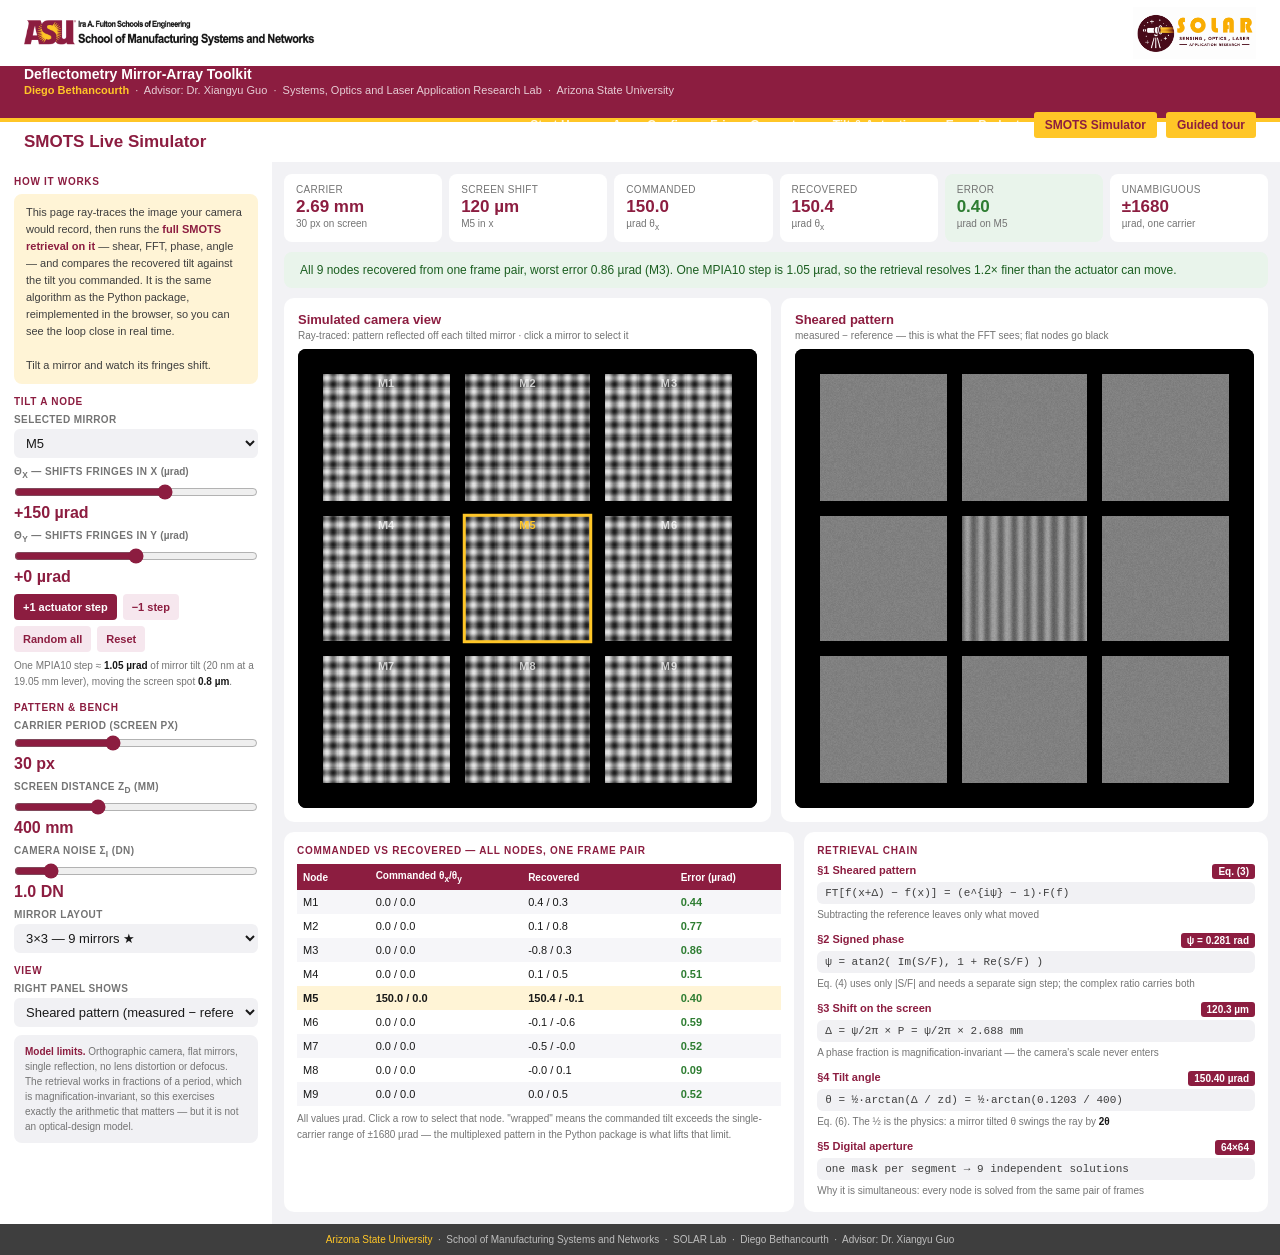
<file: simulator.html>
<!DOCTYPE html>
<html lang="en">
<head>
<meta charset="UTF-8">
<meta name="viewport" content="width=device-width, initial-scale=1.0">
<link rel="icon" href="asu_icon.ico" sizes="any">
<link rel="stylesheet" href="assets/tour.css">
<title>SMOTS Live Simulator — Diego Bethancourth | ASU Deflectometry</title>
<style>
*{box-sizing:border-box;margin:0;padding:0}
body{font-family:Arial,Helvetica,sans-serif;background:#F2F2F5;color:#191919;font-size:14px}
.nav{background:#8C1D40;display:flex;align-items:center;gap:14px;padding:0 24px;height:52px;flex-wrap:wrap}
.nav-links{margin-left:auto;display:flex;gap:3px;flex-wrap:wrap}
.nav-links a{color:rgba(255,255,255,.85);text-decoration:none;font-size:12px;font-weight:700;padding:6px 11px;border-radius:3px;white-space:nowrap}
.nav-links a:hover{background:rgba(255,255,255,.14);color:#fff}
.nav-links a.active{background:#FFC627;color:#8C1D40}
.gold-bar{height:4px;background:#FFC627}
.brandbar{background:#fff;display:flex;align-items:center;justify-content:space-between;gap:18px;padding:7px 24px;flex-wrap:wrap}
.brandbar img{display:block}
.logo-asu{height:30px;width:auto}
.logo-lab{height:52px;width:auto;mix-blend-mode:multiply}
.nav-title .t1{font-size:14px;font-weight:700;line-height:1.2;color:#fff}
.nav-title .t2{font-size:11px;color:rgba(255,255,255,0.78);line-height:1.35}
.nav-title .t2 strong{color:#FFC627;font-weight:700}
.nav-title{min-width:0}
.byline{font-size:12px;color:#747474}
.byline strong{color:#8C1D40}
@media(max-width:760px){.logo-asu{height:22px}.logo-lab{height:32px}}
.page-hdr{background:#fff;padding:10px 24px;display:flex;align-items:baseline;gap:16px;flex-wrap:wrap}
.page-hdr h1{font-size:17px;font-weight:700;color:#8C1D40;margin:0}
.app{display:grid;grid-template-columns:272px 1fr;gap:0;min-height:calc(100vh - 80px)}
.left-col{background:#fff;padding:14px;display:flex;flex-direction:column;gap:12px}
.right-col{padding:12px;display:flex;flex-direction:column;gap:10px}
.sec-lbl{font-size:10px;font-weight:700;color:#8C1D40;text-transform:uppercase;letter-spacing:.07em;margin-bottom:7px}
.ctrl-group{display:flex;flex-direction:column;gap:4px}
.ctrl-group label{font-size:10px;font-weight:700;color:#747474;text-transform:uppercase;letter-spacing:.04em}
.ctrl-group label .u{text-transform:none;letter-spacing:0}
.ctrl-group select,.ctrl-group input[type=number]{width:100%;font-size:13px;color:#191919;border:none;border-radius:6px;padding:6px 8px;background:#F1F1F4}
.ctrl-group input[type=range]{width:100%;accent-color:#8C1D40}
.ctrl-val{font-size:16px;font-weight:700;color:#8C1D40}
.explainer{background:#FFF4D6;padding:10px 12px;font-size:11px;color:#3E3E3E;line-height:1.55;border-radius:8px}
.explainer strong{color:#8C1D40}
.mvar2{font-size:10px;color:#747474;line-height:1.6}.mvar2 span{color:#191919;font-weight:700}
.metrics-row{display:grid;grid-template-columns:repeat(6,1fr);gap:7px}
.metric{background:#fff;border-radius:8px;padding:10px 12px}
.metric .ml{font-size:10px;color:#747474;text-transform:uppercase;letter-spacing:.03em;margin-bottom:2px}
.metric .mv{font-size:17px;font-weight:700;color:#8C1D40}.metric .ms{font-size:10px;color:#747474;margin-top:1px}
.mid-row{display:grid;grid-template-columns:1fr 1fr;gap:10px}
.panel{background:#fff;border-radius:10px;padding:14px}
.panel-heading{font-size:13px;font-weight:700;color:#8C1D40;margin-bottom:3px}
.panel-sub{font-size:10px;color:#747474;margin-bottom:8px}
.bottom-row{display:grid;grid-template-columns:1.1fr 1fr;gap:10px}
.card{background:#fff;border-radius:10px;padding:13px}
.comp-table{width:100%;border-collapse:collapse;font-size:11px;table-layout:fixed}
.comp-table th{background:#8C1D40;color:#fff;padding:6px;text-align:left;font-size:10px;font-weight:700}
.comp-table td{padding:6px}
.comp-table tr:nth-child(even) td{background:#F6F6F9}
.comp-table tr.sel td{background:#FFF4D6;font-weight:700}
.g{color:#2e7d32;font-weight:700}.m{color:#e65100;font-weight:700}.b{color:#b71c1c;font-weight:700}
.verdict-good{background:#E9F4EB;border-radius:8px;padding:11px 16px;font-size:12px;color:#1b5e20;font-weight:500}
.verdict-warn{background:#FDF2DA;border-radius:8px;padding:11px 16px;font-size:12px;color:#6d4c00;font-weight:500}
.verdict-bad{background:#FBEAEA;border-radius:8px;padding:11px 16px;font-size:12px;color:#7f0000;font-weight:500}
canvas{display:block;width:100%;image-rendering:pixelated;border-radius:8px;background:#000}
.btn{background:#8C1D40;color:#fff;border:none;border-radius:4px;padding:7px 9px;font-size:11px;font-weight:700;cursor:pointer;font-family:inherit}
.btn:hover{background:#6d1631}
.btn.alt{background:#F6E7EE;color:#8C1D40}
.btn.alt:hover{background:#FFF4D6}
.btn-row{display:flex;gap:6px;flex-wrap:wrap}
.caveat{font-size:10px;color:#747474;line-height:1.5;background:#F1F1F4;border-radius:8px;padding:9px 11px}
.caveat b{color:#8C1D40}
.math-block{margin-bottom:10px;padding-bottom:0}
.math-block:last-child{margin-bottom:0}
.math-title{font-size:11px;font-weight:700;color:#8C1D40;margin-bottom:3px;display:flex;justify-content:space-between;gap:6px}
.live{background:#8C1D40;color:#fff;font-size:10px;font-weight:700;padding:2px 6px;border-radius:3px;white-space:nowrap}
.formula{background:#F1F1F4;border-radius:6px;padding:5px 8px;font-family:"Courier New",monospace;font-size:11px;color:#3E3E3E;margin:3px 0}
.footer{background:#3E3E3E;color:#BFBFBF;font-size:10px;padding:10px 24px;text-align:center;margin-top:auto}
.footer span{color:#FFC627}
</style>
</head>
<body>

<div class="brandbar">
  <img class="logo-asu" src="logos/ASU%20Logo%20School.png" alt="Arizona State University — Ira A. Fulton Schools of Engineering, School of Manufacturing Systems and Networks">
  <img class="logo-lab" src="logos/SOLAR%20LAB%20LOGO.png" alt="SOLAR — Sensing, Optics, Laser Application Research">
</div>
<div class="nav">
  <div class="nav-title">
    <div class="t1">Deflectometry Mirror-Array Toolkit</div>
    <div class="t2"><strong>Diego Bethancourth</strong> &nbsp;&middot;&nbsp; Advisor: Dr. Xiangyu Guo &nbsp;&middot;&nbsp; Systems, Optics and Laser Application Research Lab &nbsp;&middot;&nbsp; Arizona State University</div>
  </div>
  <nav class="nav-links">
    <a href="guide.html">Start Here</a>
    <a href="index.html">Array Config</a>
    <a href="fringes.html">Fringe Generator</a>
    <a href="piezo.html">Tilt &amp; Actuation</a>
    <a href="budget.html">Error Budget</a>
    <a href="simulator.html" class="active">SMOTS Simulator</a>
  </nav>
</div>
<div class="gold-bar"></div>

<div class="page-hdr">
  <h1>SMOTS Live Simulator</h1>
</div>

<div class="app">
  <div class="left-col">

    <div>
      <div class="sec-lbl">How it works</div>
      <div class="explainer">
        This page ray-traces the image your camera would record, then runs the
        <strong>full SMOTS retrieval on it</strong> &mdash; shear, FFT, phase, angle &mdash;
        and compares the recovered tilt against the tilt you commanded.
        It is the same algorithm as the Python package, reimplemented in the browser,
        so you can see the loop close in real time.
        <br><br>Tilt a mirror and watch its fringes shift.
      </div>
    </div>

    <div>
      <div class="sec-lbl">Tilt a node</div>
      <div class="ctrl-group" style="margin-bottom:8px">
        <label>Selected mirror</label>
        <select id="sel" onchange="refreshTiltUI();draw()"></select>
      </div>
      <div class="ctrl-group" style="margin-bottom:8px">
        <label>&theta;<sub>x</sub> &mdash; shifts fringes in x <span class="u">(&micro;rad)</span></label>
        <input type="range" id="tx" min="-600" max="600" value="150" step="1" oninput="setTilt()">
        <span class="ctrl-val" id="tx-v">+150 &micro;rad</span>
      </div>
      <div class="ctrl-group" style="margin-bottom:8px">
        <label>&theta;<sub>y</sub> &mdash; shifts fringes in y <span class="u">(&micro;rad)</span></label>
        <input type="range" id="ty" min="-600" max="600" value="0" step="1" oninput="setTilt()">
        <span class="ctrl-val" id="ty-v">+0 &micro;rad</span>
      </div>
      <div class="btn-row">
        <button class="btn" onclick="nudge(1)">+1 actuator step</button>
        <button class="btn alt" onclick="nudge(-1)">&minus;1 step</button>
      </div>
      <div class="btn-row" style="margin-top:6px">
        <button class="btn alt" onclick="scatter()">Random all</button>
        <button class="btn alt" onclick="resetAll()">Reset</button>
      </div>
      <div class="mvar2" style="margin-top:6px" id="step-note"></div>
    </div>

    <div>
      <div class="sec-lbl">Pattern &amp; bench</div>
      <div class="ctrl-group" style="margin-bottom:8px">
        <label>Carrier period (screen px)</label>
        <input type="range" id="per" min="10" max="60" value="30" step="1" oninput="draw()">
        <span class="ctrl-val" id="per-v">30 px</span>
      </div>
      <div class="ctrl-group" style="margin-bottom:8px">
        <label>Screen distance z<sub>d</sub> (mm)</label>
        <input type="range" id="zd" min="150" max="900" value="400" step="10" oninput="draw()">
        <span class="ctrl-val" id="zd-v">400 mm</span>
      </div>
      <div class="ctrl-group" style="margin-bottom:8px">
        <label>Camera noise &sigma;<sub>I</sub> (DN)</label>
        <input type="range" id="noise" min="0" max="8" value="1" step="0.5" oninput="draw()">
        <span class="ctrl-val" id="noise-v">1.0 DN</span>
      </div>
      <div class="ctrl-group">
        <label>Mirror layout</label>
        <select id="arr" onchange="rebuild()">
          <option value="1x4">1&times;4 &mdash; 4 mirrors</option>
          <option value="2x4">2&times;4 &mdash; 8 mirrors</option>
          <option value="3x3" selected>3&times;3 &mdash; 9 mirrors &#9733;</option>
          <option value="3x4">3&times;4 &mdash; 12 mirrors</option>
        </select>
      </div>
    </div>

    <div>
      <div class="sec-lbl">View</div>
      <div class="ctrl-group">
        <label>Right panel shows</label>
        <select id="view" onchange="draw()">
          <option value="shear" selected>Sheared pattern (measured &minus; reference)</option>
          <option value="ref">Reference frame</option>
          <option value="spec">Carrier spectrum of selected node</option>
        </select>
      </div>
      <div class="caveat" style="margin-top:8px">
        <b>Model limits.</b> Orthographic camera, flat mirrors, single reflection,
        no lens distortion or defocus. The retrieval works in fractions of a
        period, which is magnification-invariant, so this exercises exactly the
        arithmetic that matters &mdash; but it is not an optical-design model.
      </div>
    </div>

  </div>

  <div class="right-col">
    <div class="metrics-row" id="metrics"></div>
    <div id="verdict" class="verdict-good"></div>

    <div class="mid-row">
      <div class="panel">
        <div class="panel-heading">Simulated camera view</div>
        <div class="panel-sub">Ray-traced: pattern reflected off each tilted mirror &middot; click a mirror to select it</div>
        <canvas id="cam" width="430" height="430"></canvas>
      </div>
      <div class="panel">
        <div class="panel-heading" id="rp-head">Sheared pattern</div>
        <div class="panel-sub" id="rp-sub">measured &minus; reference &mdash; this is what the FFT sees</div>
        <canvas id="aux" width="430" height="430"></canvas>
      </div>
    </div>

    <div class="bottom-row">
      <div class="card">
        <div class="sec-lbl" style="margin-bottom:8px">Commanded vs recovered &mdash; all nodes, one frame pair</div>
        <div id="tbl"></div>
      </div>
      <div class="card">
        <div class="sec-lbl" style="margin-bottom:8px">Retrieval chain</div>
        <div id="math"></div>
      </div>
    </div>
  </div>
</div>

<div class="footer">
  <span>Arizona State University</span> &nbsp;&middot;&nbsp; School of Manufacturing Systems and Networks &nbsp;&middot;&nbsp; SOLAR Lab &nbsp;&middot;&nbsp; Diego Bethancourth &nbsp;&middot;&nbsp; Advisor: Dr. Xiangyu Guo
</div>

<script>
// Highlighted metrics use a soft pastel wash rather than an accent rule, so no
// block on the page carries a line.
const TINT={'#2e7d32':'#E9F4EB','#e65100':'#FDF0E2','#b71c1c':'#FBEAEA','#8C1D40':'#F8ECF1','#f9a825':'#FDF2DA'};
const tint=c=>TINT[c]||'#F1F1F4';
/* ============================================================================
   SMOTS live simulator.

   Forward model  : orthographic camera over the mirror plane; every pixel is
                    reflected off its mirror with r = u - 2(u.n)n and traced to
                    the screen, where the sinusoidal pattern is sampled.
   Retrieval      : per-segment digital aperture -> sheared Fourier analysis
                    -> signed phase -> screen shift -> tilt angle.
                    Same maths as the Python package in smots/.
   ========================================================================== */

const MIRROR=25.4, GAP=3.0, SW=344, NX=3840, PITCH=SW/NX;   // screen pitch, mm/px
const SCREEN_H_PX=2160;
const LEVER=19.05, STEP_NM=20;                               // KMSR + MPIA10
const cfgs={'1x4':{c:4,r:1},'2x4':{c:4,r:2},'3x3':{c:3,r:3},'3x4':{c:4,r:3}};
const NAP=64;                       // aperture samples per axis (power of 2 for the FFT)
const MARGIN=5;                     // mm of empty frame around the array

let cols=3, rows=3, tilts=[];       // tilts[i] = {x, y} in radians
let selected=4;

/* ---------------------------------- FFT ---------------------------------- */
function fft(re, im){               // in-place radix-2, length a power of two
  const n=re.length;
  for(let i=1,j=0;i<n;i++){
    let bit=n>>1;
    for(;j&bit;bit>>=1) j^=bit;
    j^=bit;
    if(i<j){const tr=re[i];re[i]=re[j];re[j]=tr;const ti=im[i];im[i]=im[j];im[j]=ti;}
  }
  for(let len=2;len<=n;len<<=1){
    const ang=-2*Math.PI/len, wr=Math.cos(ang), wi=Math.sin(ang);
    for(let i=0;i<n;i+=len){
      let cr=1, ci=0;
      for(let k=0;k<len/2;k++){
        const ur=re[i+k], ui=im[i+k];
        const xr=re[i+k+len/2], xi=im[i+k+len/2];
        const vr=xr*cr-xi*ci, vi=xr*ci+xi*cr;
        re[i+k]=ur+vr; im[i+k]=ui+vi;
        re[i+k+len/2]=ur-vr; im[i+k+len/2]=ui-vi;
        const nr=cr*wr-ci*wi; ci=cr*wi+ci*wr; cr=nr;
      }
    }
  }
}
function hann(n){const w=new Float64Array(n);for(let i=0;i<n;i++)w[i]=0.5*(1-Math.cos(2*Math.PI*i/(n-1)));return w}
const HANN=hann(NAP);

/* ------------------------------- geometry -------------------------------- */
const pitchMM=()=>MIRROR+GAP;
const spanX=()=>cols*MIRROR+(cols-1)*GAP+2*MARGIN;
const spanY=()=>rows*MIRROR+(rows-1)*GAP+2*MARGIN;
function centre(i){
  const r=Math.floor(i/cols), c=i%cols;
  return {x:(c-(cols-1)/2)*pitchMM(), y:((rows-1)/2-r)*pitchMM(), r, c};
}
const nameOf=i=>'M'+(i+1);

// Reflected direction for a mirror tilted (tx, ty), with an orthographic view
// direction u = (0,0,-1).  r = u - 2(u.n)n, which for this u is 2*n.z*n + u.
function reflDir(tx,ty){
  const sx=Math.sin(tx), sy=Math.sin(ty);
  const nz=Math.sqrt(Math.max(0,1-sx*sx-sy*sy));
  return {x:2*nz*sx, y:2*nz*sy, z:2*nz*nz-1};
}

/* -------------------------- the displayed pattern ------------------------- */
function patternAt(sxPx, syPx, T){
  return 128 + 50*Math.cos(2*Math.PI*sxPx/T) + 50*Math.cos(2*Math.PI*syPx/T);
}

// Screen point (mm) seen at mirror-plane point (x,y) through mirror `i`.
function screenPoint(x,y,d,zd){
  const t=zd/d.z;
  return {x:x+t*d.x, y:y+t*d.y};
}

/* ------------------------- forward model: one frame ----------------------- */
// useTilts=false renders the all-flat reference.
function renderFrame(W,H,T,zd,useTilts,noise,seed){
  const img=new Float64Array(W*H);
  const sx_=spanX(), sy_=spanY(), half=MIRROR/2;
  const dirs=tilts.map((t,i)=>reflDir(useTilts?t.x:0, useTilts?t.y:0));
  let s=seed>>>0;
  const rnd=()=>{ s^=s<<13;s>>>=0;s^=s>>17;s^=s<<5;s>>>=0; return s/4294967296-0.5; };
  for(let py=0;py<H;py++){
    const wy=sy_/2-(py+0.5)*sy_/H;
    const rr=Math.round(((rows-1)/2)-wy/pitchMM());
    for(let px=0;px<W;px++){
      const wx=(px+0.5)*sx_/W-sx_/2;
      const cc=Math.round(wx/pitchMM()+(cols-1)/2);
      let v=0;
      if(rr>=0&&rr<rows&&cc>=0&&cc<cols){
        const i=rr*cols+cc, ctr=centre(i);
        if(Math.abs(wx-ctr.x)<=half && Math.abs(wy-ctr.y)<=half){
          const d=dirs[i];
          if(d.z>1e-9){
            const sp=screenPoint(wx,wy,d,zd);
            v=patternAt(sp.x/PITCH+NX/2, sp.y/PITCH+SCREEN_H_PX/2, T);
          }
        }
      }
      if(noise&&v>0) v+=noise*rnd()*3.46;      // uniform with matching sigma
      img[py*W+px]=v;
    }
  }
  return img;
}

/* --------------------- retrieval: one segment, one axis ------------------- */
// Samples the segment on an NAP x NAP grid for both reference and measured,
// then runs the sheared Fourier analysis on the collapsed profiles.
function sampleAperture(i,T,zd,useTilts,noise,seed){
  const ctr=centre(i), half=MIRROR/2*0.72;     // inset, keeps mirror edges out
  const d=reflDir(useTilts?tilts[i].x:0, useTilts?tilts[i].y:0);
  const out=new Float64Array(NAP*NAP);
  let s=(seed+i*7919)>>>0;
  const rnd=()=>{ s^=s<<13;s>>>=0;s^=s>>17;s^=s<<5;s>>>=0; return s/4294967296-0.5; };
  if(d.z<=1e-9) return out;
  for(let iy=0;iy<NAP;iy++){
    const wy=ctr.y+half-(2*half)*(iy+0.5)/NAP;   // row 0 = top = +y, like an image
    for(let ix=0;ix<NAP;ix++){
      const wx=ctr.x-half+(2*half)*(ix+0.5)/NAP;
      const sp=screenPoint(wx,wy,d,zd);
      let v=patternAt(sp.x/PITCH+NX/2, sp.y/PITCH+SCREEN_H_PX/2, T);
      if(noise) v+=noise*rnd()*3.46;
      out[iy*NAP+ix]=v;
    }
  }
  return out;
}

// The ky=0 row of a 2-D spectrum equals the 1-D FFT of the column-summed image,
// so each axis costs one length-64 transform instead of a full 2-D one.
function profile(ap,axis){
  const p=new Float64Array(NAP);
  for(let a=0;a<NAP;a++){
    let acc=0;
    for(let b=0;b<NAP;b++) acc += axis==='x' ? ap[b*NAP+a] : ap[a*NAP+b];
    p[a]=acc/NAP;
  }
  return p;
}

function shearPhase(refP, meaP){
  const n=NAP;
  let mr=0, mm=0;
  for(let i=0;i<n;i++){mr+=refP[i];mm+=meaP[i];}
  mr/=n; mm/=n;
  const fr=new Float64Array(n), fi=new Float64Array(n);
  const sr=new Float64Array(n), si=new Float64Array(n);
  for(let i=0;i<n;i++){
    fr[i]=(refP[i]-mr)*HANN[i];
    sr[i]=((meaP[i]-mm)-(refP[i]-mr))*HANN[i];
  }
  fft(fr,fi); fft(sr,si);
  let k=-1, best=0;
  for(let i=2;i<n/2;i++){
    const m=Math.hypot(fr[i],fi[i]);
    if(m>best){best=m;k=i;}
  }
  if(k<0||best<=0) return {phase:NaN,k:-1,power:0};
  const den=fr[k]*fr[k]+fi[k]*fi[k];
  const rr=(sr[k]*fr[k]+si[k]*fi[k])/den;      // Re(S/F)
  const ri=(si[k]*fr[k]-sr[k]*fi[k])/den;      // Im(S/F)
  return {phase:Math.atan2(ri,1+rr), k, power:best};
}

function retrieve(T,zd,noise,seed){
  const periodMM=T*PITCH;
  const out=[];
  for(let i=0;i<rows*cols;i++){
    const ref=sampleAperture(i,T,zd,false,noise,seed);
    const mea=sampleAperture(i,T,zd,true, noise,seed+101);
    const px=shearPhase(profile(ref,'x'), profile(mea,'x'));
    const py=shearPhase(profile(ref,'y'), profile(mea,'y'));
    let dx=px.phase/(2*Math.PI)*periodMM;
    let dy=py.phase/(2*Math.PI)*periodMM;
    dy=-dy;                                     // image rows run against world +y
    const thx=0.5*Math.atan2(dx,zd);            // Eq. (6), readable sign
    const thy=0.5*Math.atan2(dy,zd);
    out.push({i, thx, thy, dx, dy, k:px.k});
  }
  return out;
}

/* --------------------------------- draw ---------------------------------- */
let pending=null;
function draw(){ if(pending) cancelAnimationFrame(pending); pending=requestAnimationFrame(render); }

function render(){
  pending=null;
  const T=+document.getElementById('per').value;
  const zd=+document.getElementById('zd').value;
  const noise=+document.getElementById('noise').value;
  document.getElementById('per-v').textContent=T+' px';
  document.getElementById('zd-v').textContent=zd+' mm';
  document.getElementById('noise-v').textContent=noise.toFixed(1)+' DN';

  const stepRad=(STEP_NM*1e-6)/LEVER;
  document.getElementById('step-note').innerHTML=
    `One MPIA10 step &asymp; <span>${(stepRad*1e6).toFixed(2)} &micro;rad</span> of mirror tilt `+
    `(${STEP_NM} nm at a ${LEVER} mm lever), moving the screen spot `+
    `<span>${(2*stepRad*zd*1000).toFixed(1)} &micro;m</span>.`;

  const cam=document.getElementById('cam'), aux=document.getElementById('aux');
  const W=cam.width, H=cam.height;
  const meas=renderFrame(W,H,T,zd,true,noise,12345);
  const ref =renderFrame(W,H,T,zd,false,noise,999);

  paint(cam, meas, W, H, v=>v);
  const mode=document.getElementById('view').value;
  if(mode==='ref'){
    document.getElementById('rp-head').textContent='Reference frame';
    document.getElementById('rp-sub').textContent='all nodes flat — captured once, every measurement is relative to it';
    paint(aux, ref, W, H, v=>v);
  }else if(mode==='shear'){
    document.getElementById('rp-head').textContent='Sheared pattern';
    document.getElementById('rp-sub').textContent='measured − reference — this is what the FFT sees; flat nodes go black';
    const sh=new Float64Array(W*H);
    for(let i=0;i<sh.length;i++) sh[i]=(meas[i]||ref[i])?128+2.2*(meas[i]-ref[i]):0;
    paint(aux, sh, W, H, v=>v);
  }else{
    document.getElementById('rp-head').textContent='Carrier spectrum';
    document.getElementById('rp-sub').textContent='reference vs sheared, along x, for the selected node';
    drawSpectrum(aux,T,zd,noise);
  }

  const res=retrieve(T,zd,noise,7);
  report(res,T,zd,stepRad);
  drawOverlay(cam,res);
}

function paint(cv, buf, W, H, f){
  const ctx=cv.getContext('2d');
  const img=ctx.createImageData(W,H);
  for(let i=0;i<W*H;i++){
    const v=Math.max(0,Math.min(255,Math.round(f(buf[i]))));
    img.data[i*4]=v; img.data[i*4+1]=v; img.data[i*4+2]=v; img.data[i*4+3]=255;
  }
  ctx.putImageData(img,0,0);
}

// Label each mirror on the camera view and ring the selected one.
function drawOverlay(cv,res){
  const ctx=cv.getContext('2d'), W=cv.width, H=cv.height;
  const sx_=spanX(), sy_=spanY(), half=MIRROR/2;
  ctx.lineWidth=2; ctx.font='bold 11px Arial'; ctx.textAlign='center';
  for(let i=0;i<rows*cols;i++){
    const c=centre(i);
    const px=(c.x+sx_/2)/sx_*W, py=(sy_/2-c.y)/sy_*H;
    const hw=half/sx_*W;
    if(i===selected){
      ctx.strokeStyle='#FFC627'; ctx.strokeRect(px-hw,py-hw,2*hw,2*hw);
    }
    ctx.fillStyle=i===selected?'#FFC627':'rgba(255,255,255,.72)';
    ctx.fillText(nameOf(i), px, py-hw+13);
  }
}

function drawSpectrum(cv,T,zd,noise){
  const ctx=cv.getContext('2d'), W=cv.width, H=cv.height;
  ctx.fillStyle='#FAFAFA'; ctx.fillRect(0,0,W,H);
  const i=selected;
  const ref=sampleAperture(i,T,zd,false,noise,7);
  const mea=sampleAperture(i,T,zd,true, noise,108);
  const rp=profile(ref,'x'), mp=profile(mea,'x');
  const n=NAP;
  let mr=0,mm=0; for(let a=0;a<n;a++){mr+=rp[a];mm+=mp[a];} mr/=n; mm/=n;
  const fr=new Float64Array(n), fi=new Float64Array(n), sr=new Float64Array(n), si=new Float64Array(n);
  for(let a=0;a<n;a++){fr[a]=(rp[a]-mr)*HANN[a]; sr[a]=((mp[a]-mm)-(rp[a]-mr))*HANN[a];}
  fft(fr,fi); fft(sr,si);
  const half=n/2, pad=42;
  let mx=0; for(let a=1;a<half;a++) mx=Math.max(mx,Math.hypot(fr[a],fi[a]));
  if(mx<=0) mx=1;
  const bw=(W-2*pad)/half;
  for(let a=1;a<half;a++){
    const hR=Math.hypot(fr[a],fi[a])/mx*(H-2*pad);
    const hS=Math.hypot(sr[a],si[a])/mx*(H-2*pad);
    ctx.fillStyle='rgba(140,29,64,.85)';
    ctx.fillRect(pad+a*bw-bw*0.42, H-pad-hR, bw*0.42, hR);
    ctx.fillStyle='rgba(230,81,0,.85)';
    ctx.fillRect(pad+a*bw, H-pad-hS, bw*0.42, hS);
  }
  ctx.fillStyle='#3E3E3E'; ctx.font='11px Arial'; ctx.textAlign='left';
  ctx.fillText('maroon = reference F(f)', pad, 22);
  ctx.fillText('orange = sheared S(f) — grows with the shift', pad, 38);
  ctx.fillText('FFT bin (aperture / period)', pad, H-14);
  ctx.textAlign='center';
  ctx.fillText(nameOf(selected), W/2, 22);
}

/* ------------------------------- reporting -------------------------------- */
function report(res,T,zd,stepRad){
  const periodMM=T*PITCH;
  const wrap=periodMM/(4*zd);                    // single-carrier half-range, rad
  let worst=0, worstName='';
  const rows_=res.map(r=>{
    const cx=tilts[r.i].x, cy=tilts[r.i].y;
    const ex=(r.thx-cx)*1e6, ey=(r.thy-cy)*1e6;
    const e=Math.hypot(ex,ey);
    const over=Math.max(Math.abs(cx),Math.abs(cy))>wrap;
    if(!over && e>worst){worst=e; worstName=nameOf(r.i);}
    const cls=over?'b':e>5?'m':'g';
    return `<tr class="${r.i===selected?'sel':''}" style="cursor:pointer" onclick="pick(${r.i})">`+
      `<td>${nameOf(r.i)}</td>`+
      `<td>${(cx*1e6).toFixed(1)} / ${(cy*1e6).toFixed(1)}</td>`+
      `<td>${(r.thx*1e6).toFixed(1)} / ${(r.thy*1e6).toFixed(1)}</td>`+
      `<td class="${cls}">${over?'wrapped':e.toFixed(2)}</td></tr>`;
  }).join('');
  document.getElementById('tbl').innerHTML=
    `<div style="max-height:250px;overflow-y:auto"><table class="comp-table">`+
    `<tr><th style="width:15%">Node</th><th>Commanded &theta;<sub>x</sub>/&theta;<sub>y</sub></th>`+
    `<th>Recovered</th><th style="width:22%">Error (&micro;rad)</th></tr>${rows_}</table></div>`+
    `<p class="mvar2" style="margin-top:5px">All values &micro;rad. Click a row to select that node. `+
    `"wrapped" means the commanded tilt exceeds the single-carrier range of &plusmn;${(wrap*1e6).toFixed(0)} &micro;rad &mdash; `+
    `the multiplexed pattern in the Python package is what lifts that limit.</p>`;

  const sel=res[selected];
  const wrapped=Math.max(Math.abs(tilts[selected].x),Math.abs(tilts[selected].y))>wrap;
  const err=Math.hypot((sel.thx-tilts[selected].x)*1e6,(sel.thy-tilts[selected].y)*1e6);

  document.getElementById('metrics').innerHTML=`
    <div class="metric"><div class="ml">Carrier</div><div class="mv">${periodMM.toFixed(2)} mm</div><div class="ms">${T} px on screen</div></div>
    <div class="metric"><div class="ml">Screen shift</div><div class="mv">${(sel.dx*1000).toFixed(0)} &micro;m</div><div class="ms">${nameOf(selected)} in x</div></div>
    <div class="metric"><div class="ml">Commanded</div><div class="mv">${(tilts[selected].x*1e6).toFixed(1)}</div><div class="ms">&micro;rad &theta;<sub>x</sub></div></div>
    <div class="metric"><div class="ml">Recovered</div><div class="mv">${(sel.thx*1e6).toFixed(1)}</div><div class="ms">&micro;rad &theta;<sub>x</sub></div></div>
    <div class="metric" style="background:${tint(wrapped?'#b71c1c':err>5?'#e65100':'#2e7d32')}"><div class="ml">Error</div><div class="mv" style="color:${wrapped?'#b71c1c':err>5?'#e65100':'#2e7d32'}">${wrapped?'wrap':err.toFixed(2)}</div><div class="ms">&micro;rad on ${nameOf(selected)}</div></div>
    <div class="metric"><div class="ml">Unambiguous</div><div class="mv">&plusmn;${(wrap*1e6).toFixed(0)}</div><div class="ms">&micro;rad, one carrier</div></div>`;

  let vc='verdict-good', vt='';
  if(wrapped){
    vc='verdict-bad';
    vt=`${nameOf(selected)} is commanded past the single-carrier range of &plusmn;${(wrap*1e6).toFixed(0)} &micro;rad, so the phase has wrapped and the recovered angle folds back. Shorten the standoff, use a coarser carrier, or run the multiplexed two-carrier pattern.`;
  }else if(worst>5){
    vc='verdict-warn';
    vt=`Recovered to ${worst.toFixed(2)} &micro;rad worst-case (${worstName}) &mdash; noise-limited. Drop &sigma;<sub>I</sub>, average frames, or use a finer carrier for more phase per microradian.`;
  }else{
    vt=`All ${res.length} nodes recovered from one frame pair, worst error ${worst.toFixed(2)} &micro;rad${worstName?' ('+worstName+')':''}. One MPIA10 step is ${(stepRad*1e6).toFixed(2)} &micro;rad, so the retrieval resolves ${(stepRad*1e6/Math.max(worst,1e-6)).toFixed(1)}&times; finer than the actuator can move.`;
  }
  document.getElementById('verdict').className=vc;
  document.getElementById('verdict').innerHTML=vt;

  document.getElementById('math').innerHTML=`
    <div class="math-block">
      <div class="math-title">&sect;1 Sheared pattern <span class="live">Eq. (3)</span></div>
      <div class="formula">FT[f(x+&Delta;) &minus; f(x)] = (e^{i&psi;} &minus; 1)&middot;F(f)</div>
      <div class="mvar2">Subtracting the reference leaves only what moved</div>
    </div>
    <div class="math-block">
      <div class="math-title">&sect;2 Signed phase <span class="live">&psi; = ${(sel.dx/periodMM*2*Math.PI).toFixed(3)} rad</span></div>
      <div class="formula">&psi; = atan2( Im(S/F), 1 + Re(S/F) )</div>
      <div class="mvar2">Eq. (4) uses only |S/F| and needs a separate sign step; the complex ratio carries both</div>
    </div>
    <div class="math-block">
      <div class="math-title">&sect;3 Shift on the screen <span class="live">${(sel.dx*1000).toFixed(1)} &micro;m</span></div>
      <div class="formula">&Delta; = &psi;/2&pi; &times; P = &psi;/2&pi; &times; ${periodMM.toFixed(3)} mm</div>
      <div class="mvar2">A phase fraction is magnification-invariant &mdash; the camera's scale never enters</div>
    </div>
    <div class="math-block">
      <div class="math-title">&sect;4 Tilt angle <span class="live">${(sel.thx*1e6).toFixed(2)} &micro;rad</span></div>
      <div class="formula">&theta; = &frac12;&middot;arctan(&Delta; / z&#8202;d) = &frac12;&middot;arctan(${sel.dx.toFixed(4)} / ${zd})</div>
      <div class="mvar2">Eq. (6). The &frac12; is the physics: a mirror tilted &theta; swings the ray by <span>2&theta;</span></div>
    </div>
    <div class="math-block">
      <div class="math-title">&sect;5 Digital aperture <span class="live">${NAP}&times;${NAP}</span></div>
      <div class="formula">one mask per segment &rarr; ${rows*cols} independent solutions</div>
      <div class="mvar2">Why it is simultaneous: every node is solved from the same pair of frames</div>
    </div>`;
}

/* -------------------------------- controls -------------------------------- */
function pick(i){ selected=i; document.getElementById('sel').value=String(i); refreshTiltUI(); draw(); }
function refreshTiltUI(){
  selected=+document.getElementById('sel').value;
  document.getElementById('tx').value=Math.round(tilts[selected].x*1e6);
  document.getElementById('ty').value=Math.round(tilts[selected].y*1e6);
  document.getElementById('tx-v').textContent=(tilts[selected].x*1e6>=0?'+':'')+Math.round(tilts[selected].x*1e6)+' µrad';
  document.getElementById('ty-v').textContent=(tilts[selected].y*1e6>=0?'+':'')+Math.round(tilts[selected].y*1e6)+' µrad';
}
function setTilt(){
  tilts[selected].x=+document.getElementById('tx').value*1e-6;
  tilts[selected].y=+document.getElementById('ty').value*1e-6;
  refreshTiltUI(); draw();
}
function nudge(sign){
  const stepRad=(STEP_NM*1e-6)/LEVER;
  tilts[selected].x+=sign*stepRad;
  document.getElementById('tx').value=(tilts[selected].x*1e6).toFixed(0);
  refreshTiltUI(); draw();
}
function scatter(){
  tilts=tilts.map(()=>({x:(Math.random()-0.5)*400e-6, y:(Math.random()-0.5)*400e-6}));
  refreshTiltUI(); draw();
}
function resetAll(){ tilts=tilts.map(()=>({x:0,y:0})); refreshTiltUI(); draw(); }

function rebuild(){
  const k=document.getElementById('arr').value;
  cols=cfgs[k].c; rows=cfgs[k].r;
  tilts=Array.from({length:rows*cols},()=>({x:0,y:0}));
  selected=Math.min(Math.floor(rows*cols/2), rows*cols-1);
  tilts[selected]={x:150e-6,y:0};
  const sel=document.getElementById('sel');
  sel.innerHTML=tilts.map((_,i)=>`<option value="${i}">${nameOf(i)}</option>`).join('');
  sel.value=String(selected);
  const cv=document.getElementById('cam'), ax=document.getElementById('aux');
  const ar=spanY()/spanX();
  cv.height=ax.height=Math.round(430*ar);
  refreshTiltUI(); draw();
}

document.getElementById('cam').addEventListener('click', ev=>{
  const cv=ev.currentTarget, rect=cv.getBoundingClientRect();
  const wx=((ev.clientX-rect.left)/rect.width)*spanX()-spanX()/2;
  const wy=spanY()/2-((ev.clientY-rect.top)/rect.height)*spanY();
  const rr=Math.round(((rows-1)/2)-wy/pitchMM()), cc=Math.round(wx/pitchMM()+(cols-1)/2);
  if(rr>=0&&rr<rows&&cc>=0&&cc<cols) pick(rr*cols+cc);
});

rebuild();
</script>
<script>window.TOUR_STEPS=[
 {
  "sel": "#sel",
  "title": "Pick a mirror",
  "text": "Or click one directly in the camera view. M5 is the centre node — the one motorised on the real bench."
 },
 {
  "sel": "#tx",
  "title": "Command a tilt",
  "text": "This is ground truth: the tilt you are imposing. The page then ray-traces the camera image and runs the real retrieval on it, with no knowledge of this number."
 },
 {
  "sel": "#cam",
  "title": "The simulated camera view",
  "text": "Genuinely ray-traced — each pixel is reflected off its mirror and traced to the screen. Watch the fringes shift on the mirror you tilt."
 },
 {
  "sel": "#view",
  "title": "Switch to the sheared pattern",
  "text": "The most instructive view in the toolkit. Measured minus reference: mirrors that did not move go uniformly grey, and only the one you tilted carries fringes. That is why the method works."
 },
 {
  "sel": ".metrics-row",
  "title": "Commanded against recovered",
  "text": "The whole point. <b>Error</b> is the difference. With noise off it falls to hundredths of a microradian; the limit is noise, not the algorithm."
 },
 {
  "sel": "#tbl",
  "title": "All nodes at once",
  "text": "Every mirror solved from the same single pair of frames — that is what ‘simultaneous’ means in SMOTS."
 },
 {
  "sel": "#math",
  "title": "The retrieval chain",
  "text": "The four steps from sheared pattern to tilt angle, with live numbers. The same mathematics as the Python package."
 }
];</script>
<script src="assets/tour.js"></script>
</body>
</html>
</file>
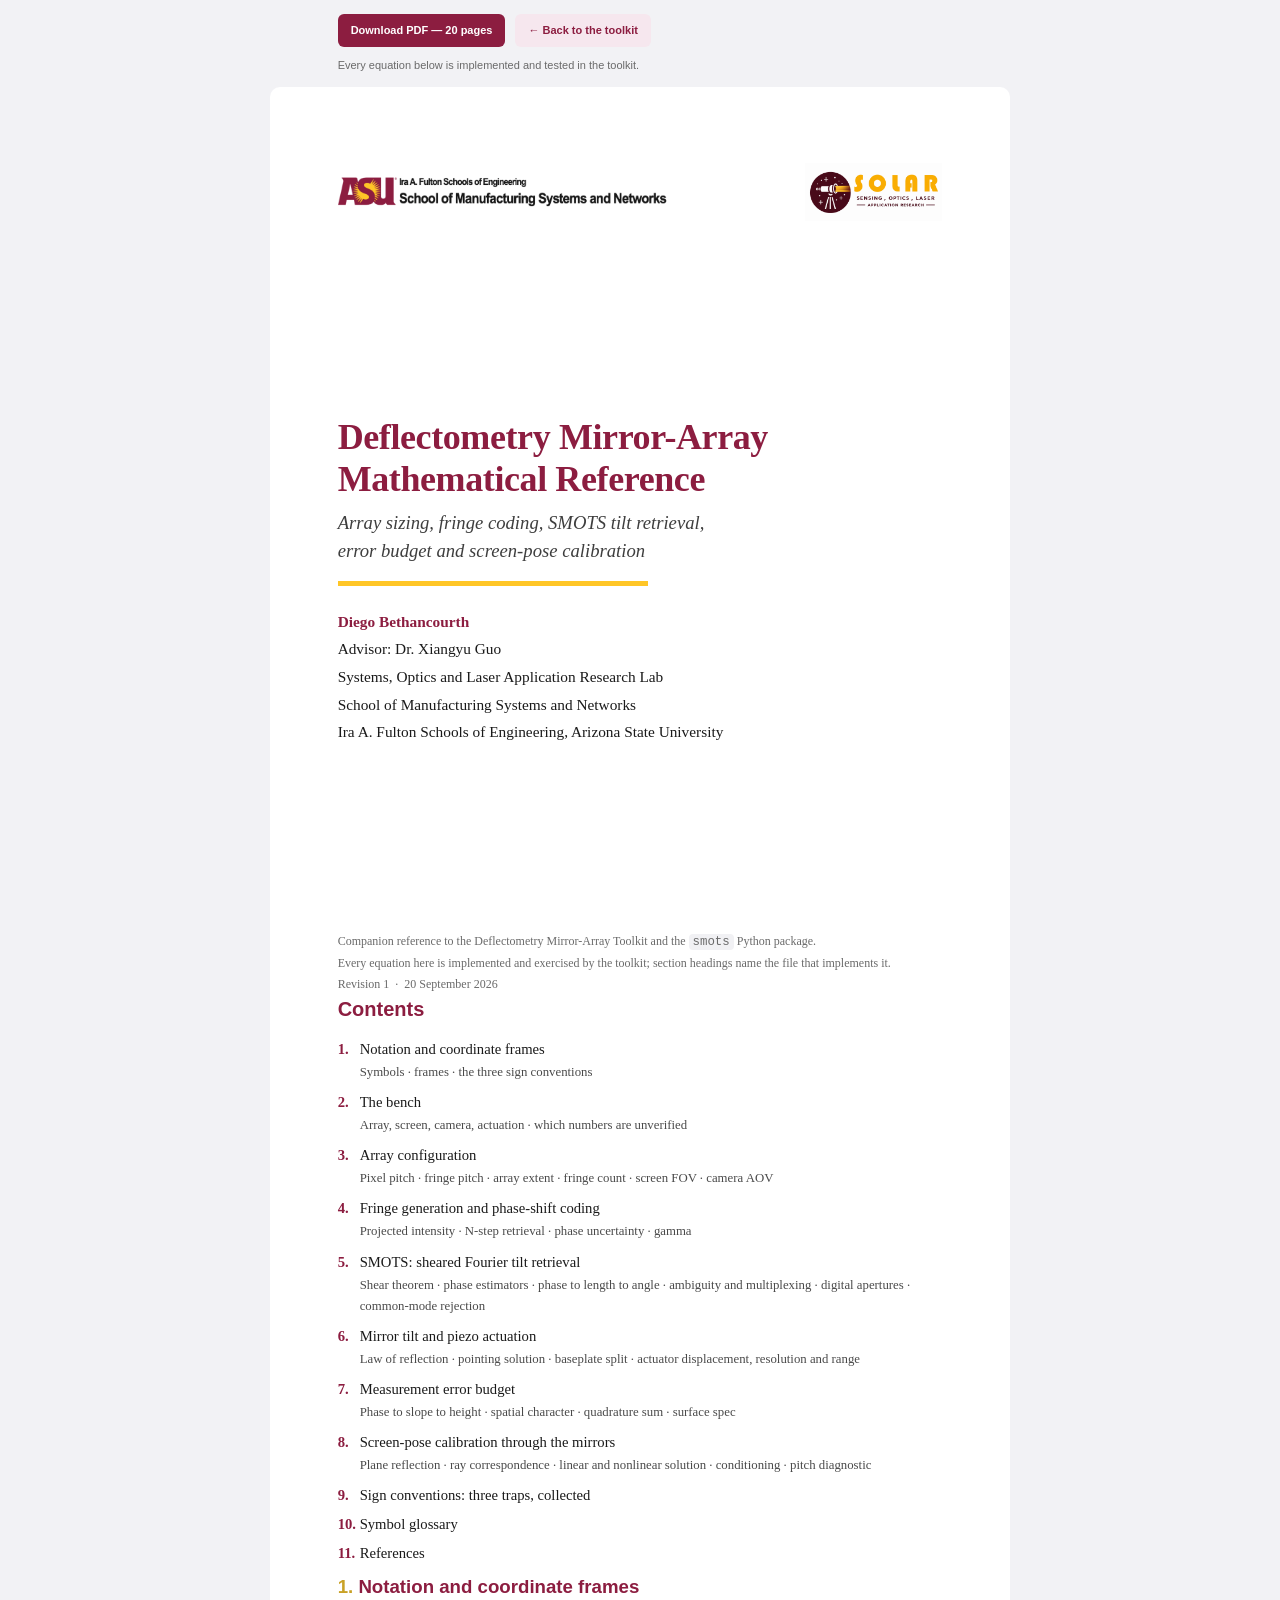
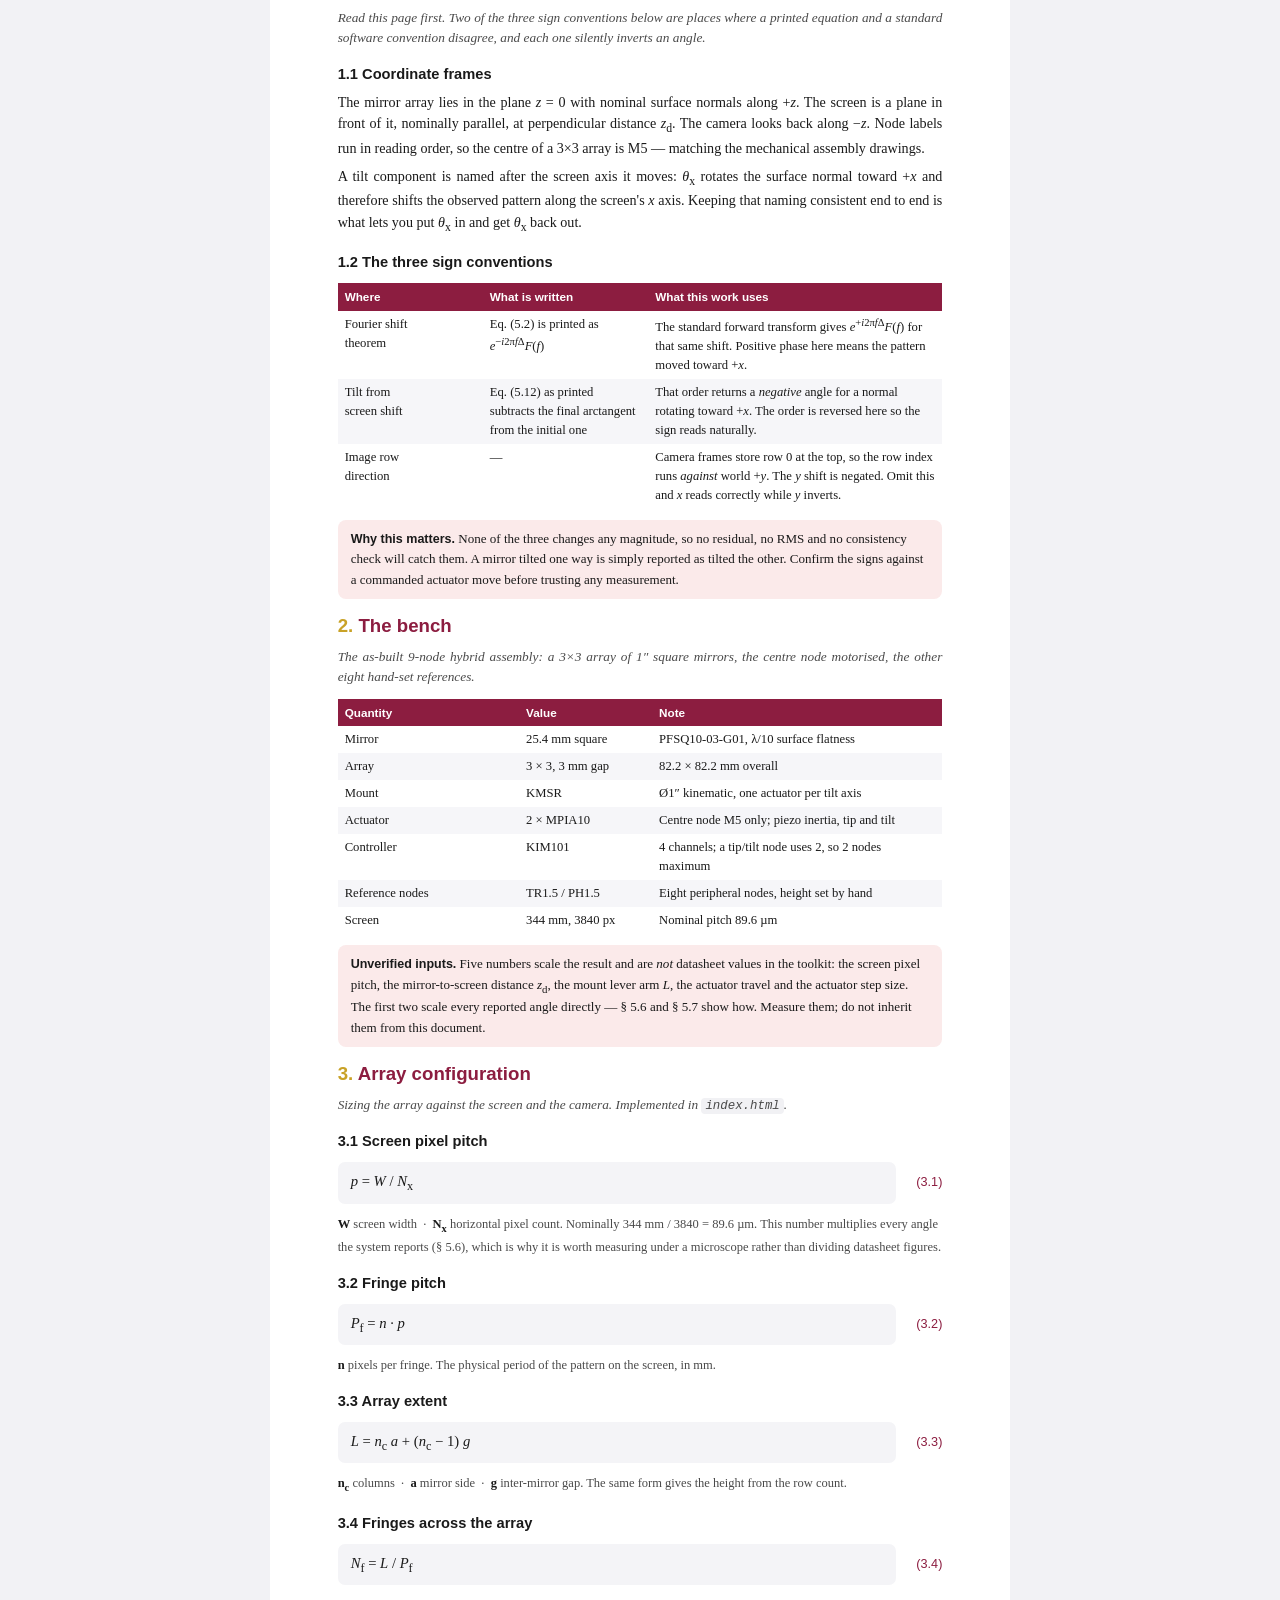
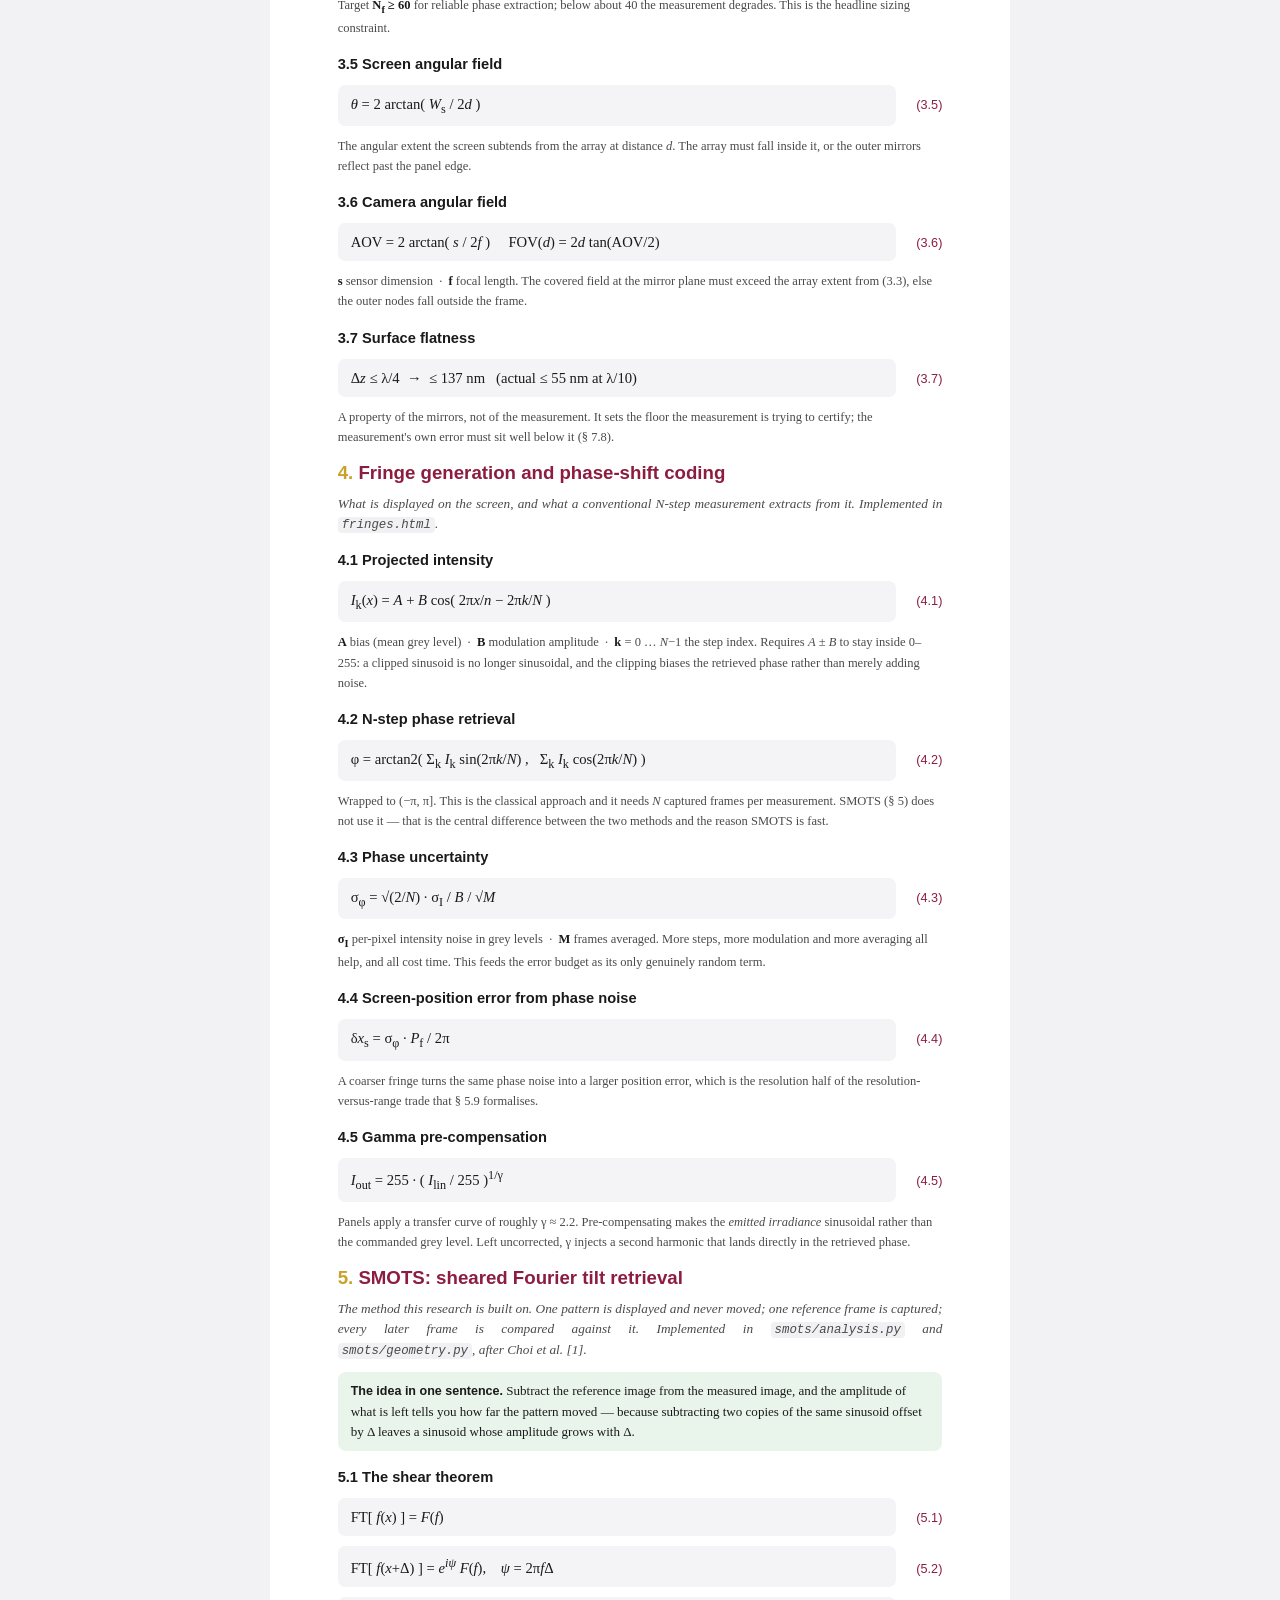
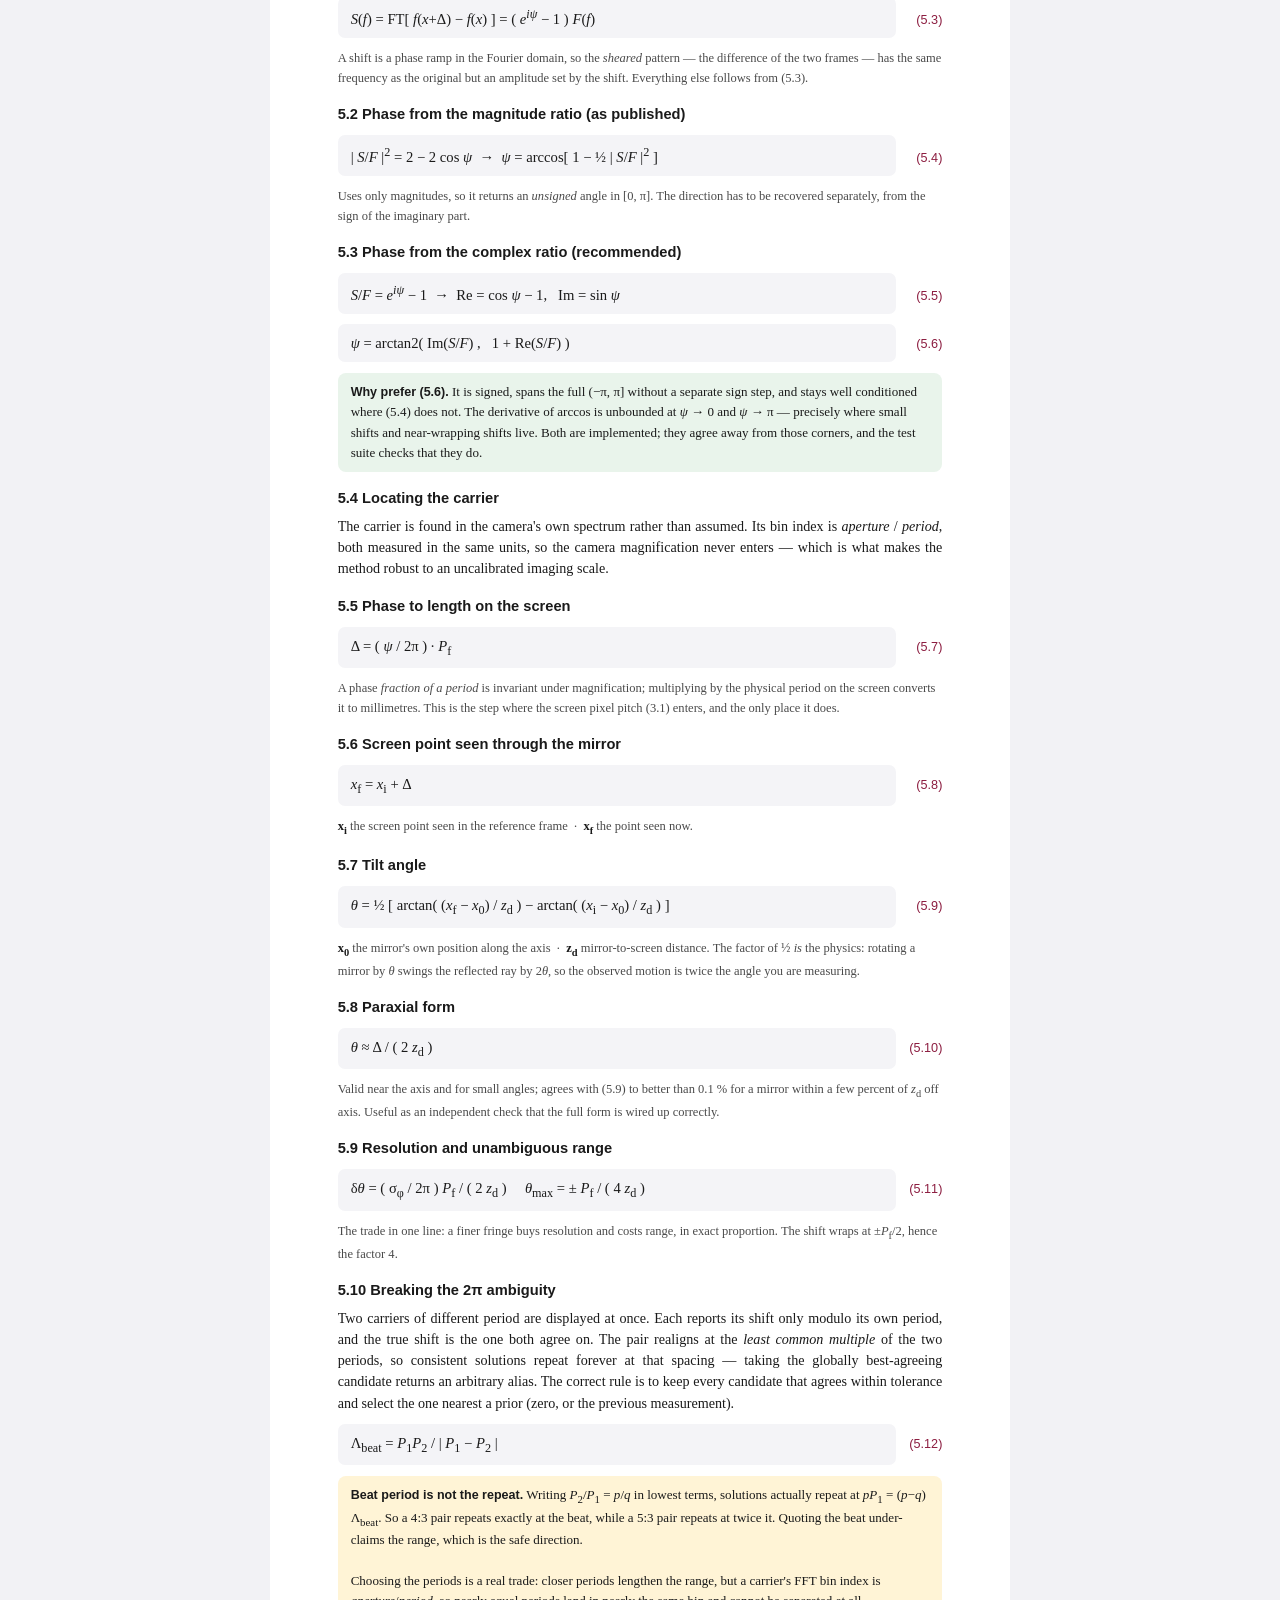
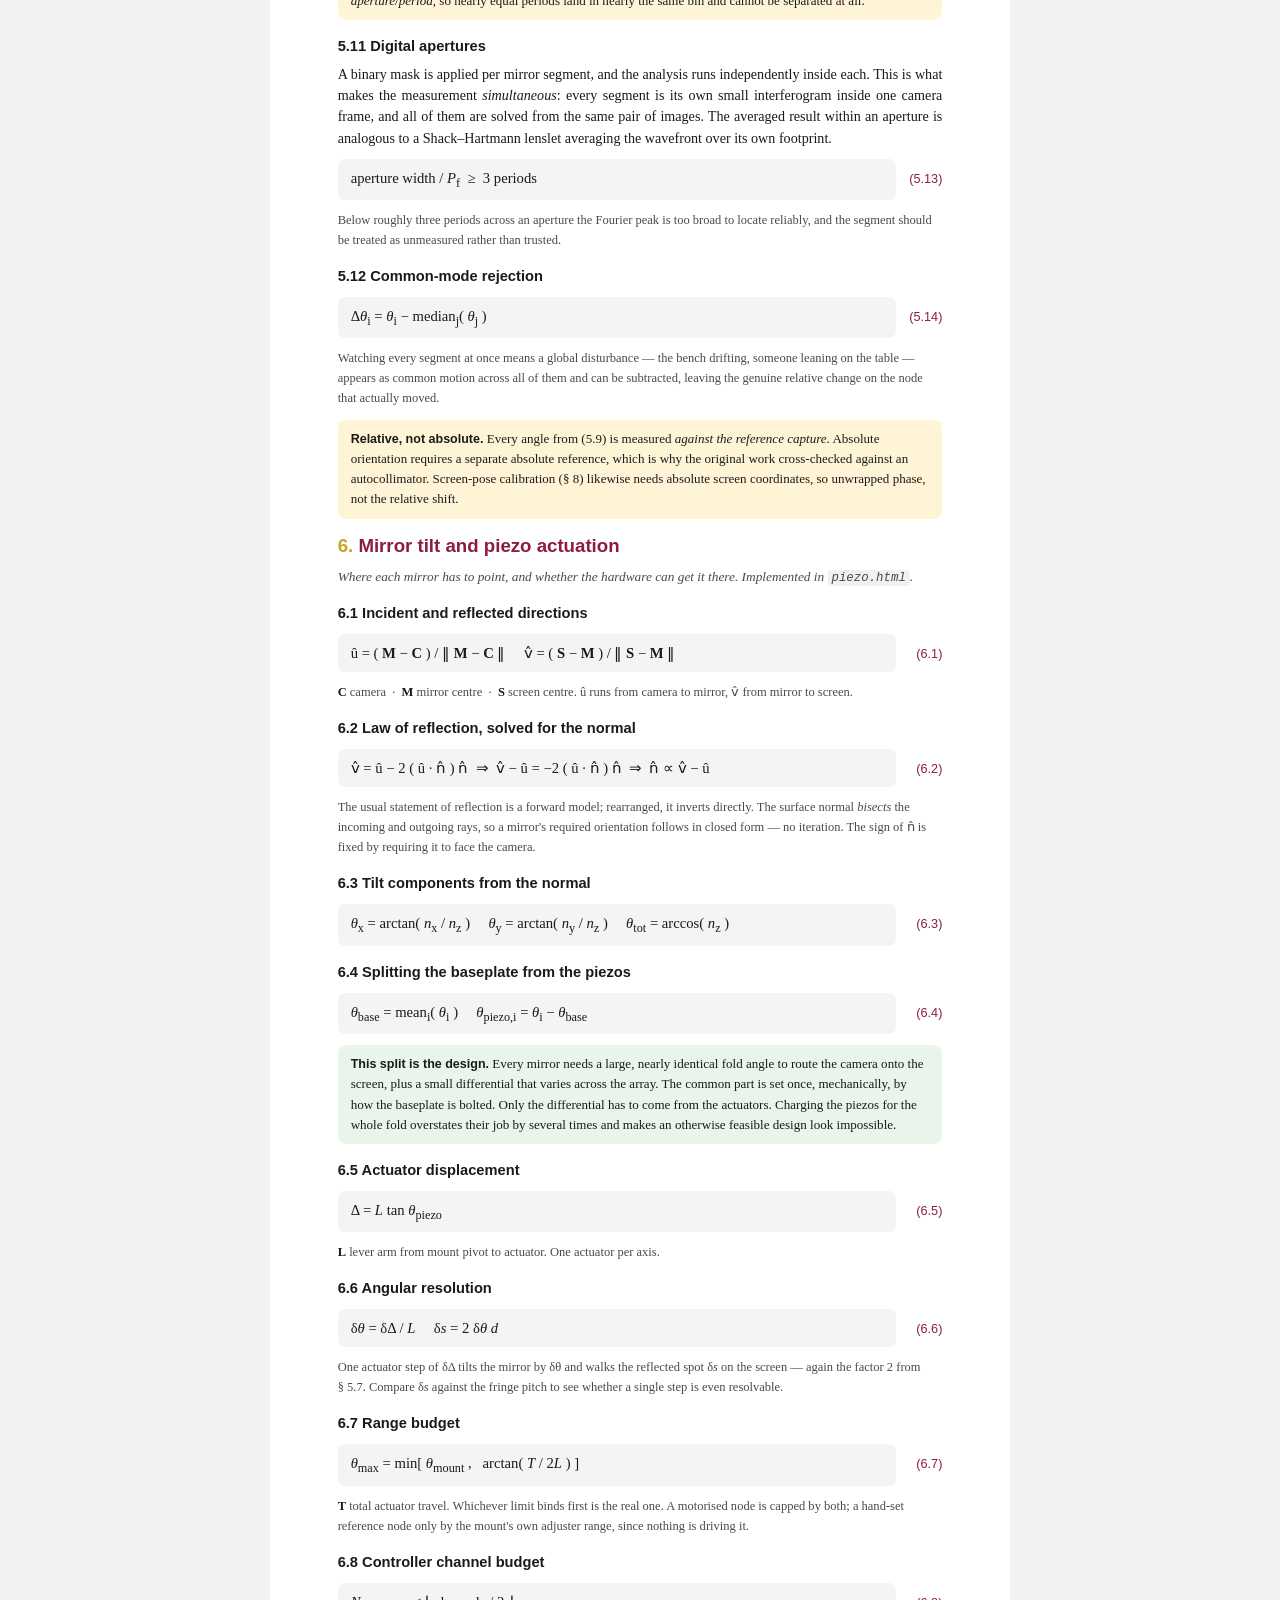
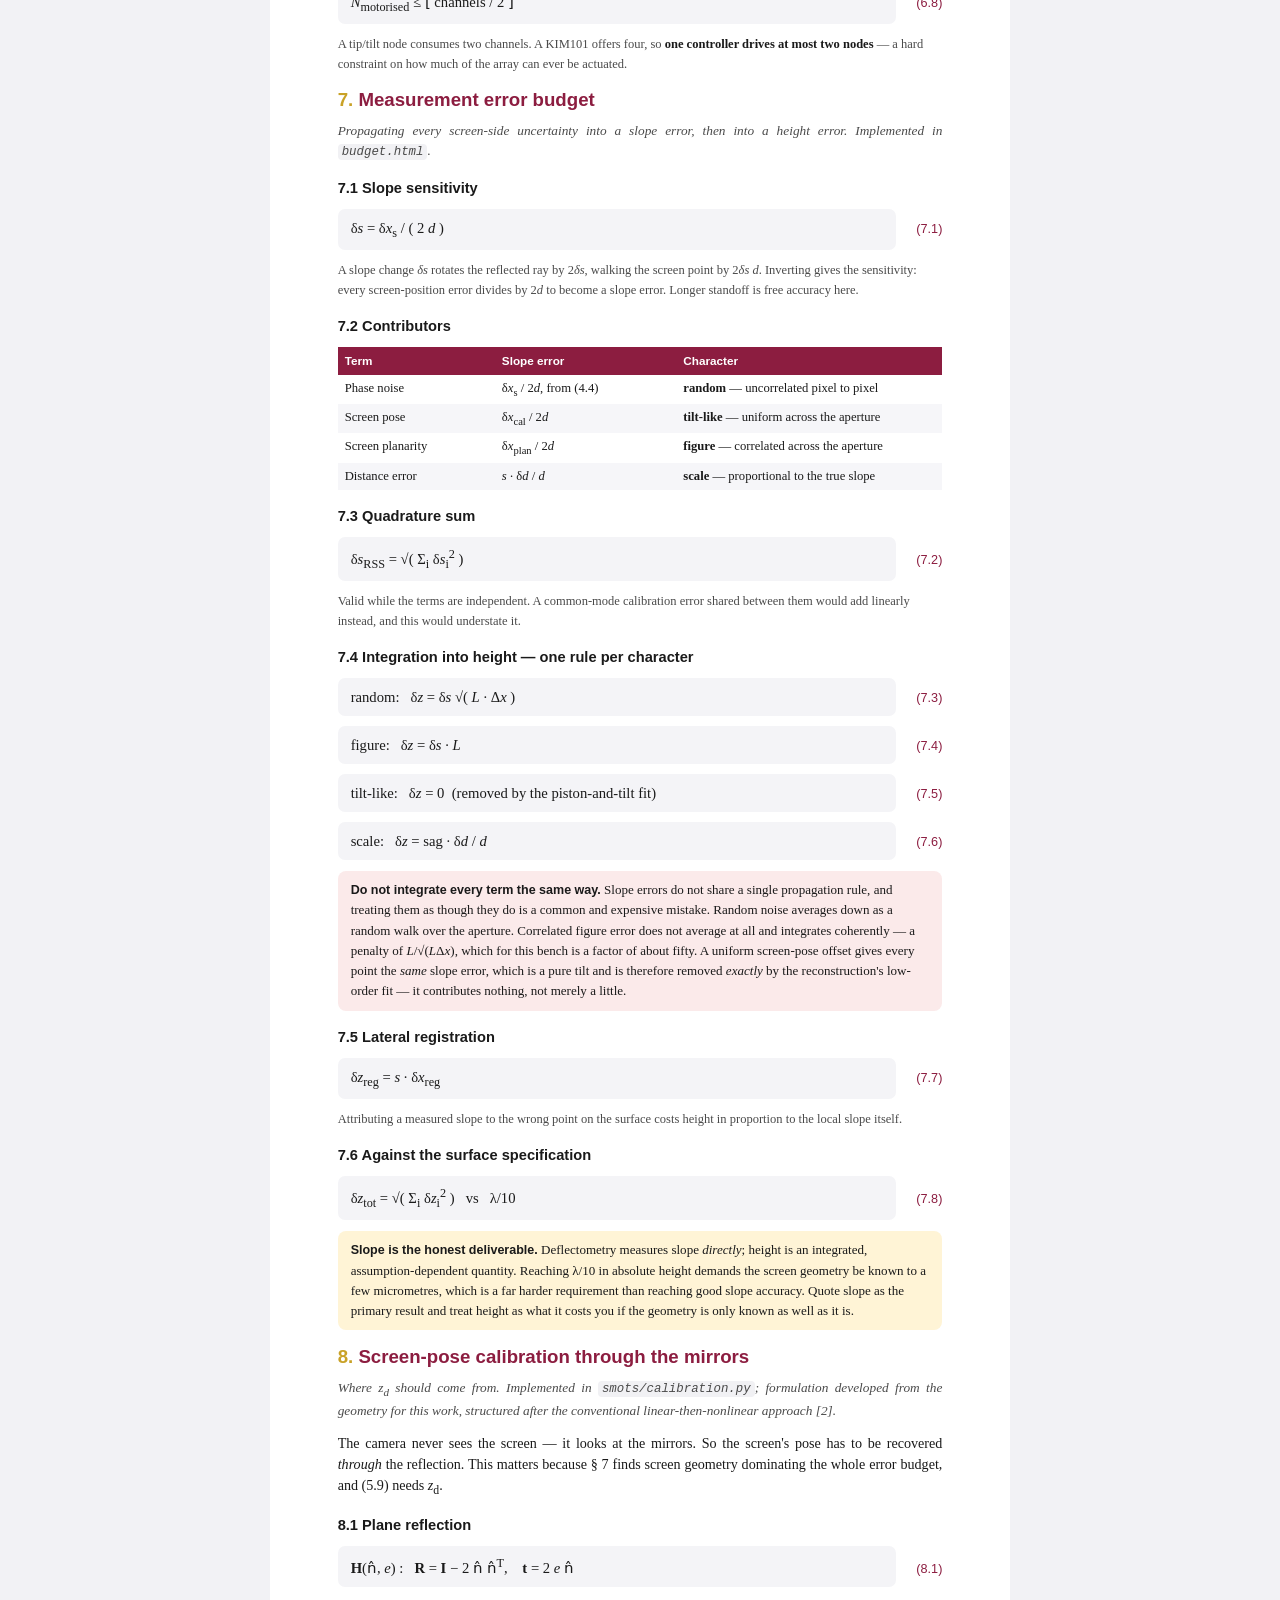
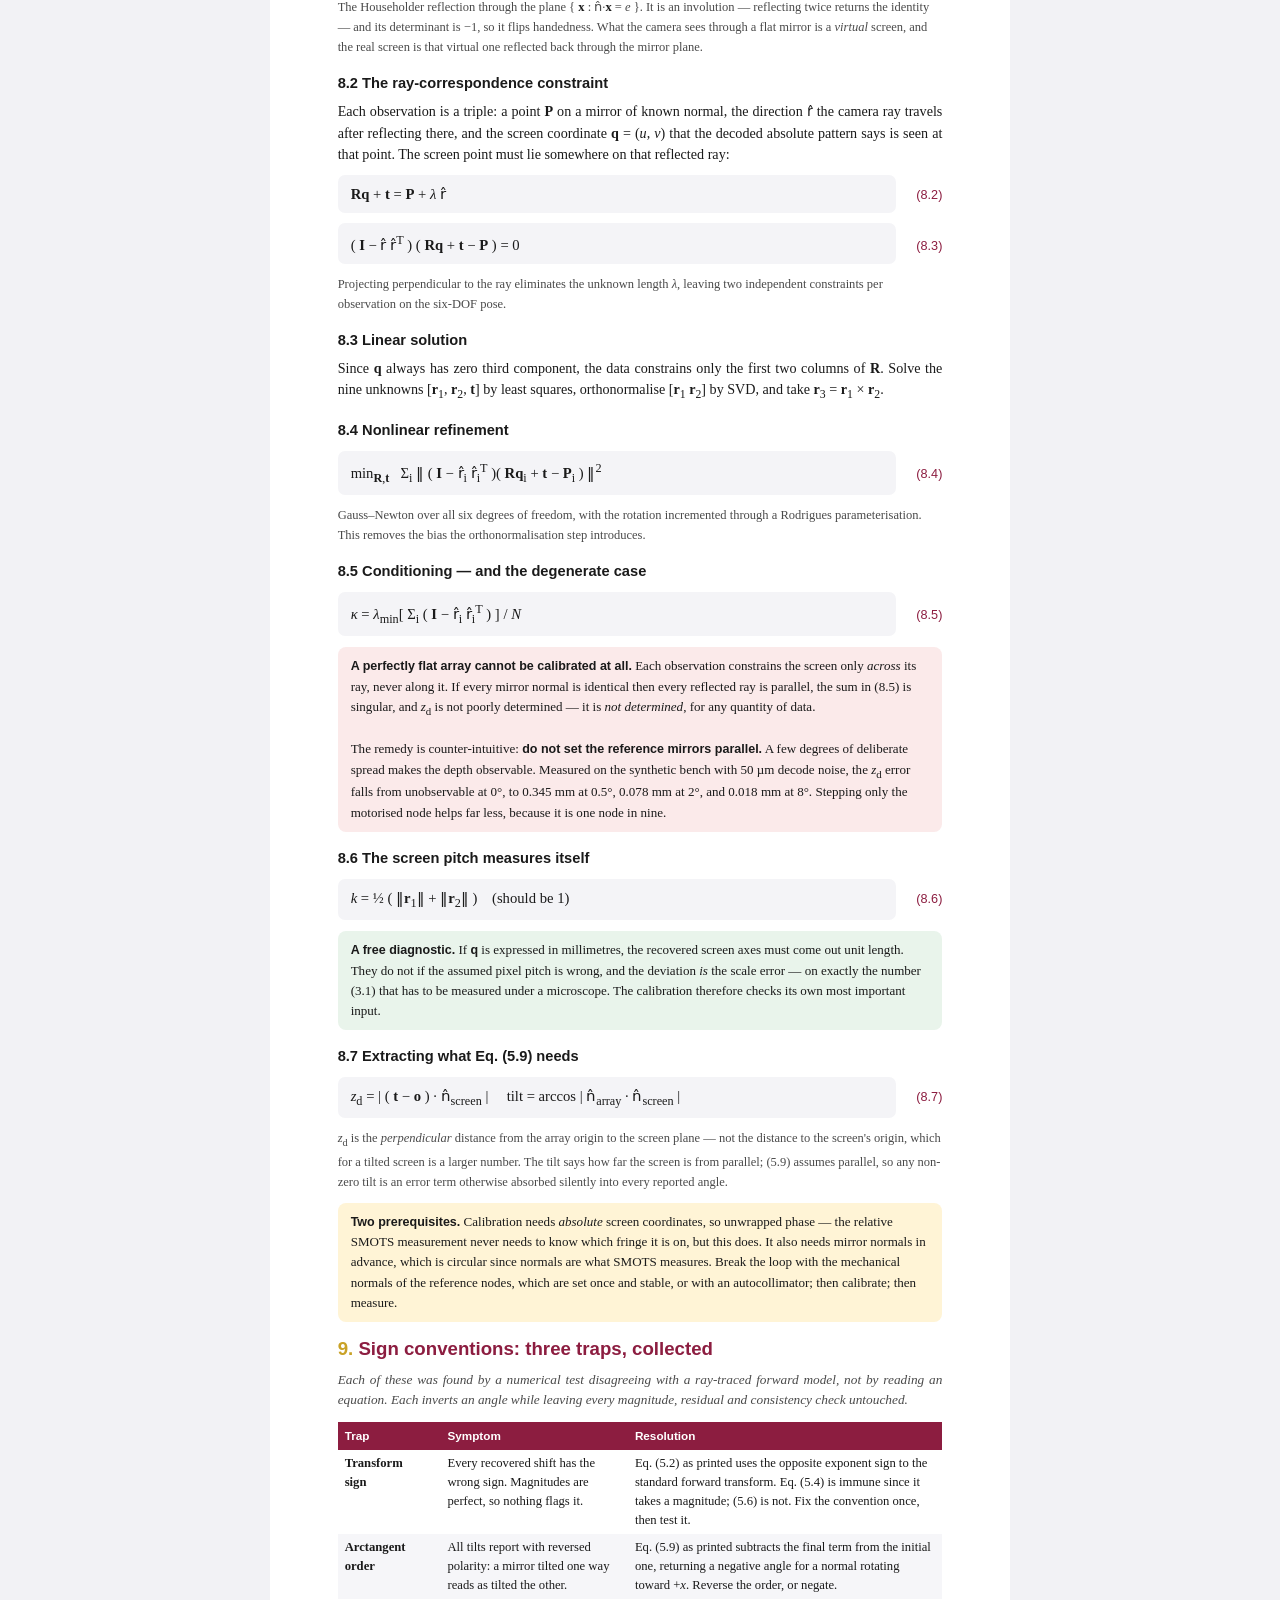
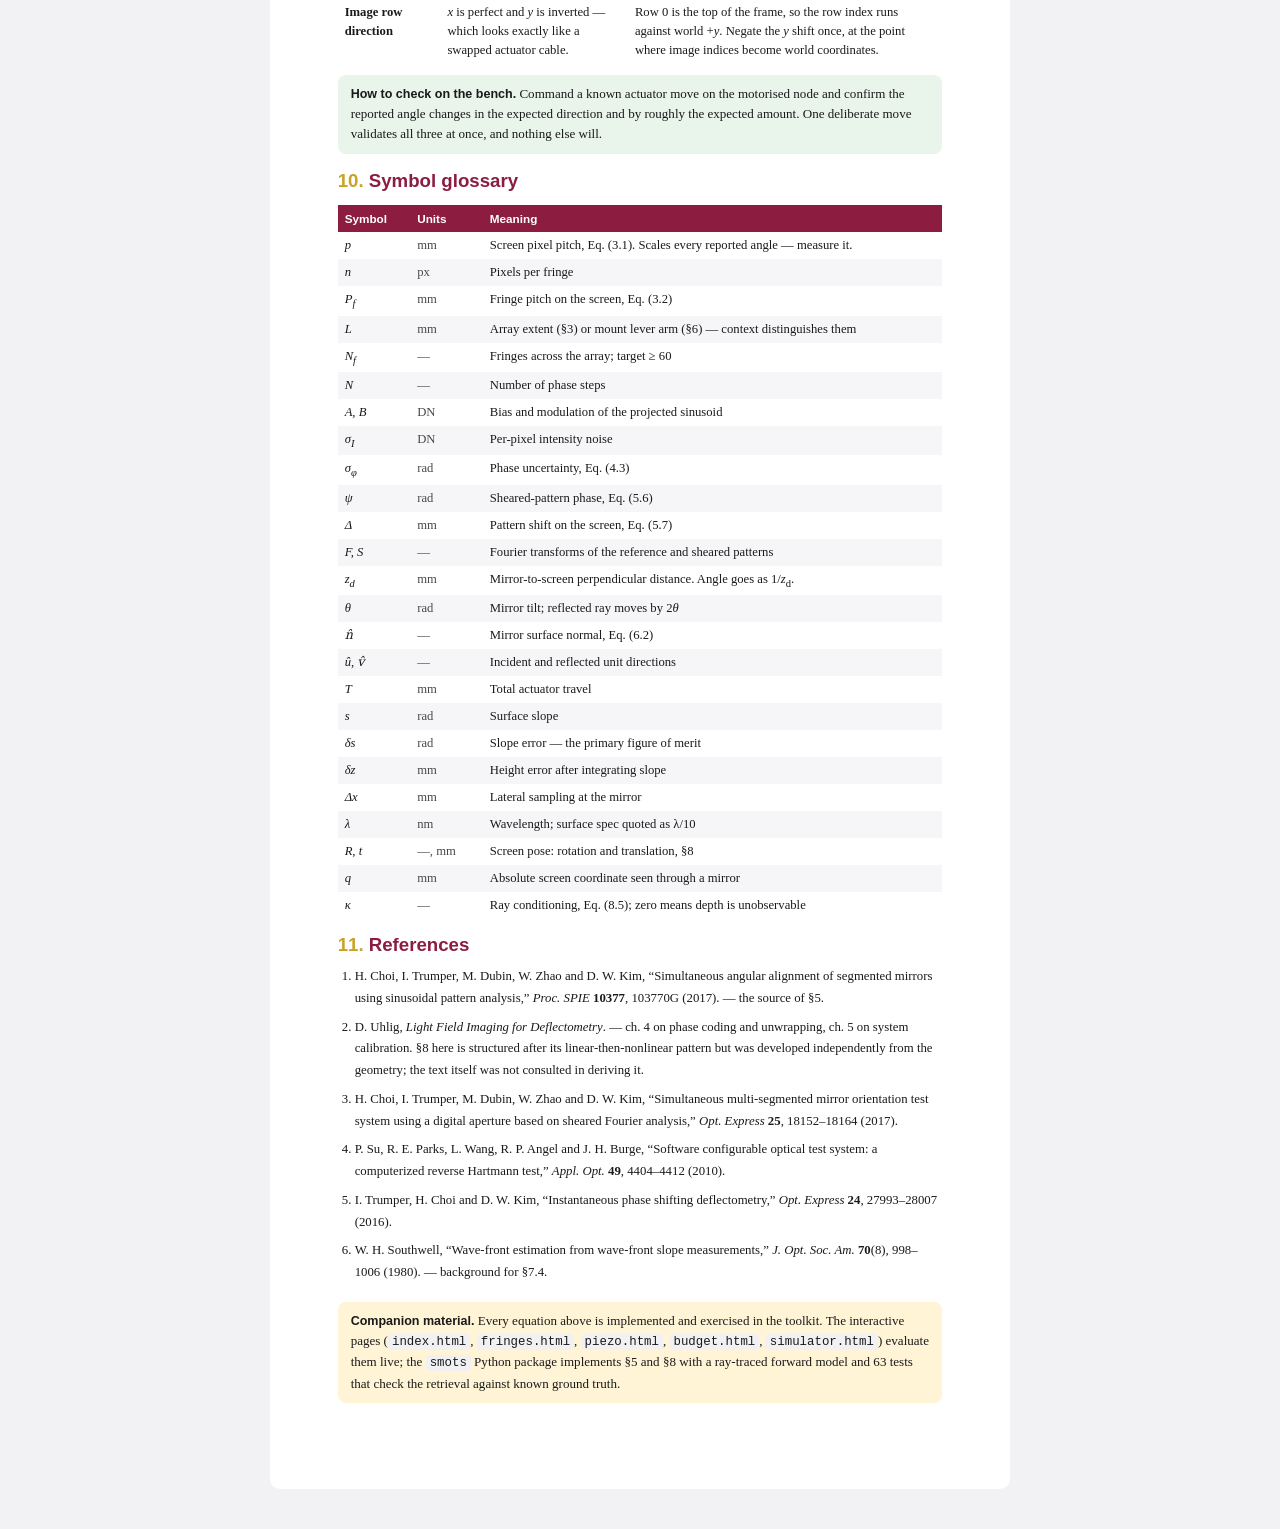
<file: docs/math-reference.html>
<!DOCTYPE html>
<html lang="en">
<head>
<meta charset="UTF-8">
<link rel="icon" href="../asu_icon.ico" sizes="any">
<title>Mathematical Reference — Deflectometry Mirror-Array Toolkit</title>
<style>
@page{size:Letter;margin:17mm 16mm 16mm 16mm}
*{box-sizing:border-box;margin:0;padding:0}
body{font-family:"Times New Roman",Times,serif;color:#1A1A1A;font-size:10.6pt;line-height:1.5}
.sans{font-family:Arial,Helvetica,sans-serif}

/* ---- title page ---- */
.cover{height:247mm;display:flex;flex-direction:column;page-break-after:always}
.cover .marks{display:flex;align-items:center;justify-content:space-between;gap:20px}
.cover .marks img{display:block}
.cover .asu{height:34px}
.cover .lab{height:58px;mix-blend-mode:multiply}
.cover .mid{margin-top:52mm}
.cover h1{font-size:27pt;line-height:1.15;color:#8C1D40;font-weight:700;letter-spacing:-.4px}
.cover h2{font-size:14pt;font-weight:400;color:#3E3E3E;margin-top:9px;font-style:italic}
.cover .rule{height:5px;background:#FFC627;width:82mm;margin:16px 0 22px}
.cover .who{font-size:11.5pt;line-height:1.8}
.cover .who b{color:#8C1D40}
.cover .foot{margin-top:auto;font-size:9pt;color:#6A6A6A;line-height:1.7}

/* ---- contents ---- */
.toc{page-break-after:always}
.toc ol{list-style:none;counter-reset:s}
.toc>ol>li{counter-increment:s;margin:7px 0;font-size:11pt}
.toc>ol>li::before{content:counter(s) ".";color:#8C1D40;font-weight:700;display:inline-block;width:22px}
.toc ul{list-style:none;margin:2px 0 8px 22px;color:#4A4A4A;font-size:9.6pt;line-height:1.65}

/* ---- headings ---- */
h2.sec{font-family:Arial,Helvetica,sans-serif;font-size:14pt;color:#8C1D40;margin:0 0 4px;
       page-break-after:avoid;page-break-before:always;padding-top:2px}
h2.sec .num{color:#C9A227}
h3{font-family:Arial,Helvetica,sans-serif;font-size:11pt;color:#1A1A1A;margin:15px 0 5px;page-break-after:avoid}
.lead{color:#4A4A4A;font-size:10pt;margin-bottom:12px;font-style:italic}
p{margin:7px 0;text-align:justify}

/* ---- equations ---- */
.eq{display:flex;align-items:baseline;gap:12px;margin:10px 0;page-break-inside:avoid}
.eq .body{flex:1;background:#F4F4F7;border-radius:7px;padding:8px 13px;font-size:11pt}
.eq .n{width:34px;text-align:right;color:#8C1D40;font-size:9.5pt;font-family:Arial,Helvetica,sans-serif}
var,.v{font-style:italic;font-family:"Times New Roman",Times,serif}
.where{font-size:9.4pt;color:#4A4A4A;margin:4px 0 10px 0;line-height:1.6}
.where b{color:#1A1A1A;font-weight:700;font-style:normal}

/* ---- callouts: pastel, no lines ---- */
.note{background:#FFF4D6;border-radius:8px;padding:9px 13px;margin:11px 0;font-size:9.8pt;
      line-height:1.55;page-break-inside:avoid}
.warn{background:#FBEAEA;border-radius:8px;padding:9px 13px;margin:11px 0;font-size:9.8pt;
      line-height:1.55;page-break-inside:avoid}
.ok{background:#E9F4EB;border-radius:8px;padding:9px 13px;margin:11px 0;font-size:9.8pt;
    line-height:1.55;page-break-inside:avoid}
.note b,.warn b,.ok b{font-family:Arial,Helvetica,sans-serif;font-size:9.4pt}

/* ---- tables ---- */
table{width:100%;border-collapse:collapse;font-size:9.5pt;margin:10px 0;page-break-inside:avoid}
th{background:#8C1D40;color:#fff;text-align:left;padding:5px 7px;font-family:Arial,Helvetica,sans-serif;font-size:8.8pt}
td{padding:4px 7px;vertical-align:top}
tbody tr:nth-child(even) td{background:#F6F6F9}
td.sym{font-style:italic;white-space:nowrap;width:74px}
td.u{white-space:nowrap;width:74px;color:#4A4A4A}
caption{caption-side:bottom;font-size:8.8pt;color:#6A6A6A;text-align:left;padding-top:4px}

/* screen-only chrome: never printed */
@media screen{
 body{background:#F2F2F5;padding:0 0 40px}
 .sheet{max-width:196mm;margin:0 auto;background:#fff;padding:20mm 18mm;border-radius:10px}
 .bar{max-width:196mm;margin:0 auto 14px;padding:14px 18mm 0;display:flex;gap:10px;
      align-items:center;flex-wrap:wrap;font-family:Arial,Helvetica,sans-serif;font-size:11px}
 .bar a{text-decoration:none;font-weight:700;padding:8px 13px;border-radius:6px}
 .bar .dl{background:#8C1D40;color:#fff}
 .bar .back{background:#F6E7EE;color:#8C1D40}
 .bar span{color:#6A6A6A}
 .cover{height:auto;min-height:220mm}
}
@media print{.bar{display:none}.sheet{padding:0;max-width:none}}
code{font-family:"Courier New",monospace;font-size:9.3pt;background:#F1F1F4;border-radius:4px;padding:1px 4px}
.src{font-size:8.8pt;color:#6A6A6A;font-family:Arial,Helvetica,sans-serif;margin-top:3px}
ul.tight{margin:7px 0 7px 17px;font-size:10pt;line-height:1.6}
ul.tight li{margin:3px 0}
.refs{font-size:9.6pt;line-height:1.7}
.refs li{margin:7px 0 7px 17px}
</style>
</head>
<body>
<div class="bar">
  <a class="dl" href="Deflectometry-Math-Reference.pdf" download>Download PDF &mdash; 20 pages</a>
  <a class="back" href="../index.html">&larr; Back to the toolkit</a>
  <span>Every equation below is implemented and tested in the toolkit.</span>
</div>
<div class="sheet">

<!-- ================= COVER ================= -->
<div class="cover">
  <div class="marks">
    <img class="asu" src="../logos/ASU%20Logo%20School.png" alt="Arizona State University, School of Manufacturing Systems and Networks">
    <img class="lab" src="../logos/SOLAR%20LAB%20LOGO.png" alt="SOLAR — Sensing, Optics, Laser Application Research">
  </div>
  <div class="mid">
    <h1>Deflectometry Mirror-Array<br>Mathematical Reference</h1>
    <h2>Array sizing, fringe coding, SMOTS tilt retrieval,<br>error budget and screen-pose calibration</h2>
    <div class="rule"></div>
    <div class="who">
      <b>Diego Bethancourth</b><br>
      Advisor: Dr. Xiangyu Guo<br>
      Systems, Optics and Laser Application Research Lab<br>
      School of Manufacturing Systems and Networks<br>
      Ira A. Fulton Schools of Engineering, Arizona State University
    </div>
  </div>
  <div class="foot">
    Companion reference to the Deflectometry Mirror-Array Toolkit and the
    <code>smots</code> Python package.<br>
    Every equation here is implemented and exercised by the toolkit; section headings name the file that implements it.<br>
    Revision 1 &nbsp;·&nbsp; 20 September 2026
  </div>
</div>

<!-- ================= CONTENTS ================= -->
<div class="toc">
  <h2 class="sans" style="font-size:15pt;color:#8C1D40;margin-bottom:14px">Contents</h2>
  <ol>
    <li>Notation and coordinate frames
      <ul><li>Symbols · frames · the three sign conventions</li></ul></li>
    <li>The bench
      <ul><li>Array, screen, camera, actuation · which numbers are unverified</li></ul></li>
    <li>Array configuration
      <ul><li>Pixel pitch · fringe pitch · array extent · fringe count · screen FOV · camera AOV</li></ul></li>
    <li>Fringe generation and phase-shift coding
      <ul><li>Projected intensity · N-step retrieval · phase uncertainty · gamma</li></ul></li>
    <li>SMOTS: sheared Fourier tilt retrieval
      <ul><li>Shear theorem · phase estimators · phase to length to angle · ambiguity and multiplexing · digital apertures · common-mode rejection</li></ul></li>
    <li>Mirror tilt and piezo actuation
      <ul><li>Law of reflection · pointing solution · baseplate split · actuator displacement, resolution and range</li></ul></li>
    <li>Measurement error budget
      <ul><li>Phase to slope to height · spatial character · quadrature sum · surface spec</li></ul></li>
    <li>Screen-pose calibration through the mirrors
      <ul><li>Plane reflection · ray correspondence · linear and nonlinear solution · conditioning · pitch diagnostic</li></ul></li>
    <li>Sign conventions: three traps, collected</li>
    <li>Symbol glossary</li>
    <li>References</li>
  </ol>
</div>

<!-- ================= 1. NOTATION ================= -->
<h2 class="sec"><span class="num">1.</span> Notation and coordinate frames</h2>
<p class="lead">Read this page first. Two of the three sign conventions below are places where a printed
equation and a standard software convention disagree, and each one silently inverts an angle.</p>

<h3>1.1 Coordinate frames</h3>
<p>The mirror array lies in the plane <var>z</var> = 0 with nominal surface normals along +<var>z</var>.
The screen is a plane in front of it, nominally parallel, at perpendicular distance
<var>z</var><sub>d</sub>. The camera looks back along &minus;<var>z</var>. Node labels run in reading
order, so the centre of a 3&times;3 array is M5 &mdash; matching the mechanical assembly drawings.</p>
<p>A tilt component is named after the screen axis it moves: <var>&theta;</var><sub>x</sub> rotates the
surface normal toward +<var>x</var> and therefore shifts the observed pattern along the screen's
<var>x</var> axis. Keeping that naming consistent end to end is what lets you put
<var>&theta;</var><sub>x</sub> in and get <var>&theta;</var><sub>x</sub> back out.</p>

<h3>1.2 The three sign conventions</h3>
<table>
  <thead><tr><th style="width:24%">Where</th><th>What is written</th><th>What this work uses</th></tr></thead>
  <tbody>
  <tr><td>Fourier shift<br>theorem</td>
      <td>Eq. (5.2) is printed as <var>e</var><sup>&minus;<var>i</var>2&pi;<var>f</var>&Delta;</sup><var>F</var>(<var>f</var>)</td>
      <td>The standard forward transform gives <var>e</var><sup>+<var>i</var>2&pi;<var>f</var>&Delta;</sup><var>F</var>(<var>f</var>) for that same shift. Positive phase here means the pattern moved toward +<var>x</var>.</td></tr>
  <tr><td>Tilt from<br>screen shift</td>
      <td>Eq. (5.12) as printed subtracts the final arctangent from the initial one</td>
      <td>That order returns a <i>negative</i> angle for a normal rotating toward +<var>x</var>. The order is reversed here so the sign reads naturally.</td></tr>
  <tr><td>Image row<br>direction</td>
      <td>&mdash;</td>
      <td>Camera frames store row 0 at the top, so the row index runs <i>against</i> world +<var>y</var>. The <var>y</var> shift is negated. Omit this and <var>x</var> reads correctly while <var>y</var> inverts.</td></tr>
  </tbody>
</table>
<div class="warn"><b>Why this matters.</b> None of the three changes any magnitude, so no residual, no RMS
and no consistency check will catch them. A mirror tilted one way is simply reported as tilted the other.
Confirm the signs against a commanded actuator move before trusting any measurement.</div>

<!-- ================= 2. THE BENCH ================= -->
<h2 class="sec"><span class="num">2.</span> The bench</h2>
<p class="lead">The as-built 9-node hybrid assembly: a 3&times;3 array of 1&Prime; square mirrors, the
centre node motorised, the other eight hand-set references.</p>

<table>
  <thead><tr><th style="width:30%">Quantity</th><th style="width:22%">Value</th><th>Note</th></tr></thead>
  <tbody>
  <tr><td>Mirror</td><td>25.4 mm square</td><td>PFSQ10-03-G01, &lambda;/10 surface flatness</td></tr>
  <tr><td>Array</td><td>3 &times; 3, 3 mm gap</td><td>82.2 &times; 82.2 mm overall</td></tr>
  <tr><td>Mount</td><td>KMSR</td><td>&Oslash;1&Prime; kinematic, one actuator per tilt axis</td></tr>
  <tr><td>Actuator</td><td>2 &times; MPIA10</td><td>Centre node M5 only; piezo inertia, tip and tilt</td></tr>
  <tr><td>Controller</td><td>KIM101</td><td>4 channels; a tip/tilt node uses 2, so 2 nodes maximum</td></tr>
  <tr><td>Reference nodes</td><td>TR1.5 / PH1.5</td><td>Eight peripheral nodes, height set by hand</td></tr>
  <tr><td>Screen</td><td>344 mm, 3840 px</td><td>Nominal pitch 89.6 &micro;m</td></tr>
  </tbody>
</table>

<div class="warn"><b>Unverified inputs.</b> Five numbers scale the result and are <i>not</i> datasheet
values in the toolkit: the screen pixel pitch, the mirror-to-screen distance <var>z</var><sub>d</sub>,
the mount lever arm <var>L</var>, the actuator travel and the actuator step size. The first two scale
every reported angle directly &mdash; &sect;&nbsp;5.6 and &sect;&nbsp;5.7 show how. Measure them; do not
inherit them from this document.</div>

<!-- ================= 3. ARRAY CONFIGURATION ================= -->
<h2 class="sec"><span class="num">3.</span> Array configuration</h2>
<p class="lead">Sizing the array against the screen and the camera. Implemented in <code>index.html</code>.</p>

<h3>3.1 Screen pixel pitch</h3>
<div class="eq"><div class="body"><var>p</var> = <var>W</var> / <var>N</var><sub>x</sub></div><div class="n">(3.1)</div></div>
<div class="where"><b>W</b> screen width &nbsp;·&nbsp; <b>N<sub>x</sub></b> horizontal pixel count.
Nominally 344 mm / 3840 = 89.6 &micro;m. This number multiplies every angle the system reports
(&sect;&nbsp;5.6), which is why it is worth measuring under a microscope rather than dividing
datasheet figures.</div>

<h3>3.2 Fringe pitch</h3>
<div class="eq"><div class="body"><var>P</var><sub>f</sub> = <var>n</var> &middot; <var>p</var></div><div class="n">(3.2)</div></div>
<div class="where"><b>n</b> pixels per fringe. The physical period of the pattern on the screen, in mm.</div>

<h3>3.3 Array extent</h3>
<div class="eq"><div class="body"><var>L</var> = <var>n</var><sub>c</sub> <var>a</var> + (<var>n</var><sub>c</sub> &minus; 1) <var>g</var></div><div class="n">(3.3)</div></div>
<div class="where"><b>n<sub>c</sub></b> columns &nbsp;·&nbsp; <b>a</b> mirror side &nbsp;·&nbsp;
<b>g</b> inter-mirror gap. The same form gives the height from the row count.</div>

<h3>3.4 Fringes across the array</h3>
<div class="eq"><div class="body"><var>N</var><sub>f</sub> = <var>L</var> / <var>P</var><sub>f</sub></div><div class="n">(3.4)</div></div>
<div class="where">Target <b>N<sub>f</sub> &ge; 60</b> for reliable phase extraction; below about 40 the
measurement degrades. This is the headline sizing constraint.</div>

<h3>3.5 Screen angular field</h3>
<div class="eq"><div class="body"><var>&theta;</var> = 2 arctan( <var>W</var><sub>s</sub> / 2<var>d</var> )</div><div class="n">(3.5)</div></div>
<div class="where">The angular extent the screen subtends from the array at distance <var>d</var>. The
array must fall inside it, or the outer mirrors reflect past the panel edge.</div>

<h3>3.6 Camera angular field</h3>
<div class="eq"><div class="body">AOV = 2 arctan( <var>s</var> / 2<var>f</var> ) &nbsp;&nbsp;&nbsp;
FOV(<var>d</var>) = 2<var>d</var> tan(AOV/2)</div><div class="n">(3.6)</div></div>
<div class="where"><b>s</b> sensor dimension &nbsp;·&nbsp; <b>f</b> focal length. The covered field at the
mirror plane must exceed the array extent from (3.3), else the outer nodes fall outside the frame.</div>

<h3>3.7 Surface flatness</h3>
<div class="eq"><div class="body">&Delta;<var>z</var> &le; &lambda;/4 &nbsp;&rarr;&nbsp; &le; 137 nm &nbsp;&nbsp;(actual &le; 55 nm at &lambda;/10)</div><div class="n">(3.7)</div></div>
<div class="where">A property of the mirrors, not of the measurement. It sets the floor the measurement
is trying to certify; the measurement's own error must sit well below it (&sect;&nbsp;7.8).</div>

<!-- ================= 4. FRINGE GENERATION ================= -->
<h2 class="sec"><span class="num">4.</span> Fringe generation and phase-shift coding</h2>
<p class="lead">What is displayed on the screen, and what a conventional N-step measurement extracts
from it. Implemented in <code>fringes.html</code>.</p>

<h3>4.1 Projected intensity</h3>
<div class="eq"><div class="body"><var>I</var><sub>k</sub>(<var>x</var>) = <var>A</var> + <var>B</var> cos( 2&pi;<var>x</var>/<var>n</var> &minus; 2&pi;<var>k</var>/<var>N</var> )</div><div class="n">(4.1)</div></div>
<div class="where"><b>A</b> bias (mean grey level) &nbsp;·&nbsp; <b>B</b> modulation amplitude &nbsp;·&nbsp;
<b>k</b> = 0 &hellip; <var>N</var>&minus;1 the step index. Requires <var>A</var> &plusmn; <var>B</var> to
stay inside 0&ndash;255: a clipped sinusoid is no longer sinusoidal, and the clipping biases the
retrieved phase rather than merely adding noise.</div>

<h3>4.2 N-step phase retrieval</h3>
<div class="eq"><div class="body">&phi; = arctan2( &Sigma;<sub>k</sub> <var>I</var><sub>k</sub> sin(2&pi;<var>k</var>/<var>N</var>) , &nbsp; &Sigma;<sub>k</sub> <var>I</var><sub>k</sub> cos(2&pi;<var>k</var>/<var>N</var>) )</div><div class="n">(4.2)</div></div>
<div class="where">Wrapped to (&minus;&pi;, &pi;]. This is the classical approach and it needs
<var>N</var> captured frames per measurement. SMOTS (&sect;&nbsp;5) does not use it &mdash; that is the
central difference between the two methods and the reason SMOTS is fast.</div>

<h3>4.3 Phase uncertainty</h3>
<div class="eq"><div class="body">&sigma;<sub>&phi;</sub> = &radic;(2/<var>N</var>) &middot; &sigma;<sub>I</sub> / <var>B</var> / &radic;<var>M</var></div><div class="n">(4.3)</div></div>
<div class="where"><b>&sigma;<sub>I</sub></b> per-pixel intensity noise in grey levels &nbsp;·&nbsp;
<b>M</b> frames averaged. More steps, more modulation and more averaging all help, and all cost time.
This feeds the error budget as its only genuinely random term.</div>

<h3>4.4 Screen-position error from phase noise</h3>
<div class="eq"><div class="body">&delta;<var>x</var><sub>s</sub> = &sigma;<sub>&phi;</sub> &middot; <var>P</var><sub>f</sub> / 2&pi;</div><div class="n">(4.4)</div></div>
<div class="where">A coarser fringe turns the same phase noise into a larger position error, which is the
resolution half of the resolution-versus-range trade that &sect;&nbsp;5.9 formalises.</div>

<h3>4.5 Gamma pre-compensation</h3>
<div class="eq"><div class="body"><var>I</var><sub>out</sub> = 255 &middot; ( <var>I</var><sub>lin</sub> / 255 )<sup>1/&gamma;</sup></div><div class="n">(4.5)</div></div>
<div class="where">Panels apply a transfer curve of roughly &gamma; &asymp; 2.2. Pre-compensating makes the
<i>emitted irradiance</i> sinusoidal rather than the commanded grey level. Left uncorrected, &gamma;
injects a second harmonic that lands directly in the retrieved phase.</div>

<!-- ================= 5. SMOTS ================= -->
<h2 class="sec"><span class="num">5.</span> SMOTS: sheared Fourier tilt retrieval</h2>
<p class="lead">The method this research is built on. One pattern is displayed and never moved; one
reference frame is captured; every later frame is compared against it. Implemented in
<code>smots/analysis.py</code> and <code>smots/geometry.py</code>, after Choi et&nbsp;al. [1].</p>

<div class="ok"><b>The idea in one sentence.</b> Subtract the reference image from the measured image, and
the amplitude of what is left tells you how far the pattern moved &mdash; because subtracting two copies
of the same sinusoid offset by &Delta; leaves a sinusoid whose amplitude grows with &Delta;.</div>

<h3>5.1 The shear theorem</h3>
<div class="eq"><div class="body">FT[ <var>f</var>(<var>x</var>) ] = <var>F</var>(<var>f</var>)</div><div class="n">(5.1)</div></div>
<div class="eq"><div class="body">FT[ <var>f</var>(<var>x</var>+&Delta;) ] = <var>e</var><sup><var>i&psi;</var></sup> <var>F</var>(<var>f</var>), &nbsp;&nbsp; <var>&psi;</var> = 2&pi;<var>f</var>&Delta;</div><div class="n">(5.2)</div></div>
<div class="eq"><div class="body"><var>S</var>(<var>f</var>) = FT[ <var>f</var>(<var>x</var>+&Delta;) &minus; <var>f</var>(<var>x</var>) ] = ( <var>e</var><sup><var>i&psi;</var></sup> &minus; 1 ) <var>F</var>(<var>f</var>)</div><div class="n">(5.3)</div></div>
<div class="where">A shift is a phase ramp in the Fourier domain, so the <i>sheared</i> pattern &mdash; the
difference of the two frames &mdash; has the same frequency as the original but an amplitude set by the
shift. Everything else follows from (5.3).</div>

<h3>5.2 Phase from the magnitude ratio (as published)</h3>
<div class="eq"><div class="body">| <var>S</var>/<var>F</var> |<sup>2</sup> = 2 &minus; 2 cos <var>&psi;</var> &nbsp;&rarr;&nbsp;
<var>&psi;</var> = arccos[ 1 &minus; &frac12; | <var>S</var>/<var>F</var> |<sup>2</sup> ]</div><div class="n">(5.4)</div></div>
<div class="where">Uses only magnitudes, so it returns an <i>unsigned</i> angle in [0, &pi;]. The
direction has to be recovered separately, from the sign of the imaginary part.</div>

<h3>5.3 Phase from the complex ratio (recommended)</h3>
<div class="eq"><div class="body"><var>S</var>/<var>F</var> = <var>e</var><sup><var>i&psi;</var></sup> &minus; 1 &nbsp;&rarr;&nbsp;
Re = cos <var>&psi;</var> &minus; 1, &nbsp; Im = sin <var>&psi;</var></div><div class="n">(5.5)</div></div>
<div class="eq"><div class="body"><var>&psi;</var> = arctan2( Im(<var>S</var>/<var>F</var>) , &nbsp; 1 + Re(<var>S</var>/<var>F</var>) )</div><div class="n">(5.6)</div></div>
<div class="ok"><b>Why prefer (5.6).</b> It is signed, spans the full (&minus;&pi;, &pi;] without a separate
sign step, and stays well conditioned where (5.4) does not. The derivative of arccos is unbounded at
<var>&psi;</var> &rarr; 0 and <var>&psi;</var> &rarr; &pi; &mdash; precisely where small shifts and
near-wrapping shifts live. Both are implemented; they agree away from those corners, and the test suite
checks that they do.</div>

<h3>5.4 Locating the carrier</h3>
<p>The carrier is found in the camera's own spectrum rather than assumed. Its bin index is
<var>aperture</var> / <var>period</var>, both measured in the same units, so the camera magnification
never enters &mdash; which is what makes the method robust to an uncalibrated imaging scale.</p>

<h3>5.5 Phase to length on the screen</h3>
<div class="eq"><div class="body">&Delta; = ( <var>&psi;</var> / 2&pi; ) &middot; <var>P</var><sub>f</sub></div><div class="n">(5.7)</div></div>
<div class="where">A phase <i>fraction of a period</i> is invariant under magnification; multiplying by the
physical period on the screen converts it to millimetres. This is the step where the screen pixel pitch
(3.1) enters, and the only place it does.</div>

<h3>5.6 Screen point seen through the mirror</h3>
<div class="eq"><div class="body"><var>x</var><sub>f</sub> = <var>x</var><sub>i</sub> + &Delta;</div><div class="n">(5.8)</div></div>
<div class="where"><b>x<sub>i</sub></b> the screen point seen in the reference frame &nbsp;·&nbsp;
<b>x<sub>f</sub></b> the point seen now.</div>

<h3>5.7 Tilt angle</h3>
<div class="eq"><div class="body"><var>&theta;</var> = &frac12; [ arctan( (<var>x</var><sub>f</sub> &minus; <var>x</var><sub>0</sub>) / <var>z</var><sub>d</sub> ) &minus; arctan( (<var>x</var><sub>i</sub> &minus; <var>x</var><sub>0</sub>) / <var>z</var><sub>d</sub> ) ]</div><div class="n">(5.9)</div></div>
<div class="where"><b>x<sub>0</sub></b> the mirror's own position along the axis &nbsp;·&nbsp;
<b>z<sub>d</sub></b> mirror-to-screen distance. The factor of &frac12; <i>is</i> the physics: rotating a
mirror by <var>&theta;</var> swings the reflected ray by 2<var>&theta;</var>, so the observed motion is
twice the angle you are measuring.</div>

<h3>5.8 Paraxial form</h3>
<div class="eq"><div class="body"><var>&theta;</var> &asymp; &Delta; / ( 2 <var>z</var><sub>d</sub> )</div><div class="n">(5.10)</div></div>
<div class="where">Valid near the axis and for small angles; agrees with (5.9) to better than 0.1&nbsp;%
for a mirror within a few percent of <var>z</var><sub>d</sub> off axis. Useful as an independent check
that the full form is wired up correctly.</div>

<h3>5.9 Resolution and unambiguous range</h3>
<div class="eq"><div class="body">&delta;<var>&theta;</var> = ( &sigma;<sub>&phi;</sub> / 2&pi; ) <var>P</var><sub>f</sub> / ( 2 <var>z</var><sub>d</sub> ) &nbsp;&nbsp;&nbsp;
<var>&theta;</var><sub>max</sub> = &plusmn; <var>P</var><sub>f</sub> / ( 4 <var>z</var><sub>d</sub> )</div><div class="n">(5.11)</div></div>
<div class="where">The trade in one line: a finer fringe buys resolution and costs range, in exact
proportion. The shift wraps at &plusmn;<var>P</var><sub>f</sub>/2, hence the factor 4.</div>

<h3>5.10 Breaking the 2&pi; ambiguity</h3>
<p>Two carriers of different period are displayed at once. Each reports its shift only modulo its own
period, and the true shift is the one both agree on. The pair realigns at the <i>least common multiple</i>
of the two periods, so consistent solutions repeat forever at that spacing &mdash; taking the
globally best-agreeing candidate returns an arbitrary alias. The correct rule is to keep every candidate
that agrees within tolerance and select the one nearest a prior (zero, or the previous measurement).</p>
<div class="eq"><div class="body">&Lambda;<sub>beat</sub> = <var>P</var><sub>1</sub><var>P</var><sub>2</sub> / | <var>P</var><sub>1</sub> &minus; <var>P</var><sub>2</sub> |</div><div class="n">(5.12)</div></div>
<div class="note"><b>Beat period is not the repeat.</b> Writing <var>P</var><sub>2</sub>/<var>P</var><sub>1</sub>
= <var>p</var>/<var>q</var> in lowest terms, solutions actually repeat at <var>p</var><var>P</var><sub>1</sub>
= (<var>p</var>&minus;<var>q</var>) &Lambda;<sub>beat</sub>. So a 4:3 pair repeats exactly at the beat, while a
5:3 pair repeats at twice it. Quoting the beat under-claims the range, which is the safe direction.
<br><br>Choosing the periods is a real trade: closer periods lengthen the range, but a carrier's FFT bin
index is <var>aperture</var>/<var>period</var>, so nearly equal periods land in nearly the same bin and
cannot be separated at all.</div>

<h3>5.11 Digital apertures</h3>
<p>A binary mask is applied per mirror segment, and the analysis runs independently inside each. This is
what makes the measurement <i>simultaneous</i>: every segment is its own small interferogram inside one
camera frame, and all of them are solved from the same pair of images. The averaged result within an
aperture is analogous to a Shack&ndash;Hartmann lenslet averaging the wavefront over its own footprint.</p>
<div class="eq"><div class="body">aperture width / <var>P</var><sub>f</sub> &nbsp;&ge;&nbsp; 3 periods</div><div class="n">(5.13)</div></div>
<div class="where">Below roughly three periods across an aperture the Fourier peak is too broad to locate
reliably, and the segment should be treated as unmeasured rather than trusted.</div>

<h3>5.12 Common-mode rejection</h3>
<div class="eq"><div class="body">&Delta;<var>&theta;</var><sub>i</sub> = <var>&theta;</var><sub>i</sub> &minus; median<sub>j</sub>( <var>&theta;</var><sub>j</sub> )</div><div class="n">(5.14)</div></div>
<div class="where">Watching every segment at once means a global disturbance &mdash; the bench drifting,
someone leaning on the table &mdash; appears as common motion across all of them and can be subtracted,
leaving the genuine relative change on the node that actually moved.</div>

<div class="note"><b>Relative, not absolute.</b> Every angle from (5.9) is measured <i>against the
reference capture</i>. Absolute orientation requires a separate absolute reference, which is why the
original work cross-checked against an autocollimator. Screen-pose calibration (&sect;&nbsp;8) likewise
needs absolute screen coordinates, so unwrapped phase, not the relative shift.</div>

<!-- ================= 6. TILT AND ACTUATION ================= -->
<h2 class="sec"><span class="num">6.</span> Mirror tilt and piezo actuation</h2>
<p class="lead">Where each mirror has to point, and whether the hardware can get it there. Implemented in
<code>piezo.html</code>.</p>

<h3>6.1 Incident and reflected directions</h3>
<div class="eq"><div class="body">&ucirc; = ( <b>M</b> &minus; <b>C</b> ) / &#8214; <b>M</b> &minus; <b>C</b> &#8214; &nbsp;&nbsp;&nbsp;
v&#770; = ( <b>S</b> &minus; <b>M</b> ) / &#8214; <b>S</b> &minus; <b>M</b> &#8214;</div><div class="n">(6.1)</div></div>
<div class="where"><b>C</b> camera &nbsp;·&nbsp; <b>M</b> mirror centre &nbsp;·&nbsp; <b>S</b> screen centre.
&ucirc; runs from camera to mirror, v&#770; from mirror to screen.</div>

<h3>6.2 Law of reflection, solved for the normal</h3>
<div class="eq"><div class="body">v&#770; = &ucirc; &minus; 2 ( &ucirc; &middot; n&#770; ) n&#770; &nbsp;&rArr;&nbsp; v&#770; &minus; &ucirc; = &minus;2 ( &ucirc; &middot; n&#770; ) n&#770; &nbsp;&rArr;&nbsp; n&#770; &prop; v&#770; &minus; &ucirc;</div><div class="n">(6.2)</div></div>
<div class="where">The usual statement of reflection is a forward model; rearranged, it inverts directly.
The surface normal <i>bisects</i> the incoming and outgoing rays, so a mirror's required orientation
follows in closed form &mdash; no iteration. The sign of n&#770; is fixed by requiring it to face the camera.</div>

<h3>6.3 Tilt components from the normal</h3>
<div class="eq"><div class="body"><var>&theta;</var><sub>x</sub> = arctan( <var>n</var><sub>x</sub> / <var>n</var><sub>z</sub> ) &nbsp;&nbsp;&nbsp;
<var>&theta;</var><sub>y</sub> = arctan( <var>n</var><sub>y</sub> / <var>n</var><sub>z</sub> ) &nbsp;&nbsp;&nbsp;
<var>&theta;</var><sub>tot</sub> = arccos( <var>n</var><sub>z</sub> )</div><div class="n">(6.3)</div></div>

<h3>6.4 Splitting the baseplate from the piezos</h3>
<div class="eq"><div class="body"><var>&theta;</var><sub>base</sub> = mean<sub>i</sub>( <var>&theta;</var><sub>i</sub> ) &nbsp;&nbsp;&nbsp;
<var>&theta;</var><sub>piezo,i</sub> = <var>&theta;</var><sub>i</sub> &minus; <var>&theta;</var><sub>base</sub></div><div class="n">(6.4)</div></div>
<div class="ok"><b>This split is the design.</b> Every mirror needs a large, nearly identical fold angle to
route the camera onto the screen, plus a small differential that varies across the array. The common part
is set once, mechanically, by how the baseplate is bolted. Only the differential has to come from the
actuators. Charging the piezos for the whole fold overstates their job by several times and makes an
otherwise feasible design look impossible.</div>

<h3>6.5 Actuator displacement</h3>
<div class="eq"><div class="body">&Delta; = <var>L</var> tan <var>&theta;</var><sub>piezo</sub></div><div class="n">(6.5)</div></div>
<div class="where"><b>L</b> lever arm from mount pivot to actuator. One actuator per axis.</div>

<h3>6.6 Angular resolution</h3>
<div class="eq"><div class="body">&delta;<var>&theta;</var> = &delta;&Delta; / <var>L</var> &nbsp;&nbsp;&nbsp;
&delta;<var>s</var> = 2 &delta;<var>&theta;</var> <var>d</var></div><div class="n">(6.6)</div></div>
<div class="where">One actuator step of &delta;&Delta; tilts the mirror by &delta;&theta; and walks the
reflected spot &delta;<var>s</var> on the screen &mdash; again the factor 2 from &sect;&nbsp;5.7. Compare
&delta;<var>s</var> against the fringe pitch to see whether a single step is even resolvable.</div>

<h3>6.7 Range budget</h3>
<div class="eq"><div class="body"><var>&theta;</var><sub>max</sub> = min[ <var>&theta;</var><sub>mount</sub> , &nbsp; arctan( <var>T</var> / 2<var>L</var> ) ]</div><div class="n">(6.7)</div></div>
<div class="where"><b>T</b> total actuator travel. Whichever limit binds first is the real one. A motorised
node is capped by both; a hand-set reference node only by the mount's own adjuster range, since nothing
is driving it.</div>

<h3>6.8 Controller channel budget</h3>
<div class="eq"><div class="body"><var>N</var><sub>motorised</sub> &le; &lfloor; channels / 2 &rfloor;</div><div class="n">(6.8)</div></div>
<div class="where">A tip/tilt node consumes two channels. A KIM101 offers four, so <b>one controller drives
at most two nodes</b> &mdash; a hard constraint on how much of the array can ever be actuated.</div>

<!-- ================= 7. ERROR BUDGET ================= -->
<h2 class="sec"><span class="num">7.</span> Measurement error budget</h2>
<p class="lead">Propagating every screen-side uncertainty into a slope error, then into a height error.
Implemented in <code>budget.html</code>.</p>

<h3>7.1 Slope sensitivity</h3>
<div class="eq"><div class="body">&delta;<var>s</var> = &delta;<var>x</var><sub>s</sub> / ( 2 <var>d</var> )</div><div class="n">(7.1)</div></div>
<div class="where">A slope change <var>&delta;s</var> rotates the reflected ray by 2<var>&delta;s</var>,
walking the screen point by 2<var>&delta;s d</var>. Inverting gives the sensitivity: every screen-position
error divides by 2<var>d</var> to become a slope error. Longer standoff is free accuracy here.</div>

<h3>7.2 Contributors</h3>
<table>
  <thead><tr><th style="width:26%">Term</th><th style="width:30%">Slope error</th><th>Character</th></tr></thead>
  <tbody>
  <tr><td>Phase noise</td><td>&delta;<var>x</var><sub>s</sub> / 2<var>d</var>, from (4.4)</td><td><b>random</b> &mdash; uncorrelated pixel to pixel</td></tr>
  <tr><td>Screen pose</td><td>&delta;<var>x</var><sub>cal</sub> / 2<var>d</var></td><td><b>tilt-like</b> &mdash; uniform across the aperture</td></tr>
  <tr><td>Screen planarity</td><td>&delta;<var>x</var><sub>plan</sub> / 2<var>d</var></td><td><b>figure</b> &mdash; correlated across the aperture</td></tr>
  <tr><td>Distance error</td><td><var>s</var> &middot; &delta;<var>d</var> / <var>d</var></td><td><b>scale</b> &mdash; proportional to the true slope</td></tr>
  </tbody>
</table>

<h3>7.3 Quadrature sum</h3>
<div class="eq"><div class="body">&delta;<var>s</var><sub>RSS</sub> = &radic;( &Sigma;<sub>i</sub> &delta;<var>s</var><sub>i</sub><sup>2</sup> )</div><div class="n">(7.2)</div></div>
<div class="where">Valid while the terms are independent. A common-mode calibration error shared between
them would add linearly instead, and this would understate it.</div>

<h3>7.4 Integration into height &mdash; one rule per character</h3>
<div class="eq"><div class="body">random: &nbsp; &delta;<var>z</var> = &delta;<var>s</var> &radic;( <var>L</var> &middot; &Delta;<var>x</var> )</div><div class="n">(7.3)</div></div>
<div class="eq"><div class="body">figure: &nbsp; &delta;<var>z</var> = &delta;<var>s</var> &middot; <var>L</var></div><div class="n">(7.4)</div></div>
<div class="eq"><div class="body">tilt-like: &nbsp; &delta;<var>z</var> = 0 &nbsp;(removed by the piston-and-tilt fit)</div><div class="n">(7.5)</div></div>
<div class="eq"><div class="body">scale: &nbsp; &delta;<var>z</var> = sag &middot; &delta;<var>d</var> / <var>d</var></div><div class="n">(7.6)</div></div>
<div class="warn"><b>Do not integrate every term the same way.</b> Slope errors do not share a single
propagation rule, and treating them as though they do is a common and expensive mistake.
Random noise averages down as a random walk over the aperture. Correlated figure error does not average
at all and integrates coherently &mdash; a penalty of <var>L</var>/&radic;(<var>L</var>&Delta;<var>x</var>),
which for this bench is a factor of about fifty. A uniform screen-pose offset gives every point the
<i>same</i> slope error, which is a pure tilt and is therefore removed <i>exactly</i> by the
reconstruction's low-order fit &mdash; it contributes nothing, not merely a little.</div>

<h3>7.5 Lateral registration</h3>
<div class="eq"><div class="body">&delta;<var>z</var><sub>reg</sub> = <var>s</var> &middot; &delta;<var>x</var><sub>reg</sub></div><div class="n">(7.7)</div></div>
<div class="where">Attributing a measured slope to the wrong point on the surface costs height in
proportion to the local slope itself.</div>

<h3>7.6 Against the surface specification</h3>
<div class="eq"><div class="body">&delta;<var>z</var><sub>tot</sub> = &radic;( &Sigma;<sub>i</sub> &delta;<var>z</var><sub>i</sub><sup>2</sup> ) &nbsp;&nbsp;vs&nbsp;&nbsp; &lambda;/10</div><div class="n">(7.8)</div></div>
<div class="note"><b>Slope is the honest deliverable.</b> Deflectometry measures slope <i>directly</i>;
height is an integrated, assumption-dependent quantity. Reaching &lambda;/10 in absolute height demands
the screen geometry be known to a few micrometres, which is a far harder requirement than reaching good
slope accuracy. Quote slope as the primary result and treat height as what it costs you if the geometry
is only known as well as it is.</div>

<!-- ================= 8. CALIBRATION ================= -->
<h2 class="sec"><span class="num">8.</span> Screen-pose calibration through the mirrors</h2>
<p class="lead">Where <var>z</var><sub>d</sub> should come from. Implemented in
<code>smots/calibration.py</code>; formulation developed from the geometry for this work, structured after
the conventional linear-then-nonlinear approach [2].</p>

<p>The camera never sees the screen &mdash; it looks at the mirrors. So the screen's pose has to be
recovered <i>through</i> the reflection. This matters because &sect;&nbsp;7 finds screen geometry
dominating the whole error budget, and (5.9) needs <var>z</var><sub>d</sub>.</p>

<h3>8.1 Plane reflection</h3>
<div class="eq"><div class="body"><b>H</b>(n&#770;, <var>e</var>) : &nbsp; <b>R</b> = <b>I</b> &minus; 2 n&#770; n&#770;<sup>T</sup>, &nbsp;&nbsp; <b>t</b> = 2 <var>e</var> n&#770;</div><div class="n">(8.1)</div></div>
<div class="where">The Householder reflection through the plane { <b>x</b> : n&#770;&middot;<b>x</b> = <var>e</var> }.
It is an involution &mdash; reflecting twice returns the identity &mdash; and its determinant is
&minus;1, so it flips handedness. What the camera sees through a flat mirror is a <i>virtual</i> screen,
and the real screen is that virtual one reflected back through the mirror plane.</div>

<h3>8.2 The ray-correspondence constraint</h3>
<p>Each observation is a triple: a point <b>P</b> on a mirror of known normal, the direction
r&#770; the camera ray travels after reflecting there, and the screen coordinate <b>q</b> = (<var>u</var>,
<var>v</var>) that the decoded absolute pattern says is seen at that point. The screen point must lie
somewhere on that reflected ray:</p>
<div class="eq"><div class="body"><b>R</b><b>q</b> + <b>t</b> = <b>P</b> + <var>&lambda;</var> r&#770;</div><div class="n">(8.2)</div></div>
<div class="eq"><div class="body">( <b>I</b> &minus; r&#770; r&#770;<sup>T</sup> ) ( <b>R</b><b>q</b> + <b>t</b> &minus; <b>P</b> ) = 0</div><div class="n">(8.3)</div></div>
<div class="where">Projecting perpendicular to the ray eliminates the unknown length
<var>&lambda;</var>, leaving two independent constraints per observation on the six-DOF pose.</div>

<h3>8.3 Linear solution</h3>
<p>Since <b>q</b> always has zero third component, the data constrains only the first two columns of
<b>R</b>. Solve the nine unknowns [<b>r</b><sub>1</sub>, <b>r</b><sub>2</sub>, <b>t</b>] by least squares,
orthonormalise [<b>r</b><sub>1</sub> <b>r</b><sub>2</sub>] by SVD, and take
<b>r</b><sub>3</sub> = <b>r</b><sub>1</sub> &times; <b>r</b><sub>2</sub>.</p>

<h3>8.4 Nonlinear refinement</h3>
<div class="eq"><div class="body">min<sub><b>R</b>,<b>t</b></sub> &nbsp; &Sigma;<sub>i</sub> &#8214; ( <b>I</b> &minus; r&#770;<sub>i</sub> r&#770;<sub>i</sub><sup>T</sup> )( <b>R</b><b>q</b><sub>i</sub> + <b>t</b> &minus; <b>P</b><sub>i</sub> ) &#8214;<sup>2</sup></div><div class="n">(8.4)</div></div>
<div class="where">Gauss&ndash;Newton over all six degrees of freedom, with the rotation incremented through
a Rodrigues parameterisation. This removes the bias the orthonormalisation step introduces.</div>

<h3>8.5 Conditioning &mdash; and the degenerate case</h3>
<div class="eq"><div class="body"><var>&kappa;</var> = <var>&lambda;</var><sub>min</sub>[ &Sigma;<sub>i</sub> ( <b>I</b> &minus; r&#770;<sub>i</sub> r&#770;<sub>i</sub><sup>T</sup> ) ] / <var>N</var></div><div class="n">(8.5)</div></div>
<div class="warn"><b>A perfectly flat array cannot be calibrated at all.</b> Each observation constrains the
screen only <i>across</i> its ray, never along it. If every mirror normal is identical then every
reflected ray is parallel, the sum in (8.5) is singular, and <var>z</var><sub>d</sub> is not poorly
determined &mdash; it is <i>not determined</i>, for any quantity of data.
<br><br>The remedy is counter-intuitive: <b>do not set the reference mirrors parallel.</b> A few degrees
of deliberate spread makes the depth observable. Measured on the synthetic bench with 50 &micro;m decode
noise, the <var>z</var><sub>d</sub> error falls from unobservable at 0&deg;, to 0.345 mm at 0.5&deg;,
0.078 mm at 2&deg;, and 0.018 mm at 8&deg;. Stepping only the motorised node helps far less, because it
is one node in nine.</div>

<h3>8.6 The screen pitch measures itself</h3>
<div class="eq"><div class="body"><var>k</var> = &frac12; ( &#8214;<b>r</b><sub>1</sub>&#8214; + &#8214;<b>r</b><sub>2</sub>&#8214; ) &nbsp;&nbsp; (should be 1)</div><div class="n">(8.6)</div></div>
<div class="ok"><b>A free diagnostic.</b> If <b>q</b> is expressed in millimetres, the recovered screen axes
must come out unit length. They do not if the assumed pixel pitch is wrong, and the deviation <i>is</i>
the scale error &mdash; on exactly the number (3.1) that has to be measured under a microscope. The
calibration therefore checks its own most important input.</div>

<h3>8.7 Extracting what Eq. (5.9) needs</h3>
<div class="eq"><div class="body"><var>z</var><sub>d</sub> = | ( <b>t</b> &minus; <b>o</b> ) &middot; n&#770;<sub>screen</sub> | &nbsp;&nbsp;&nbsp;
tilt = arccos | n&#770;<sub>array</sub> &middot; n&#770;<sub>screen</sub> |</div><div class="n">(8.7)</div></div>
<div class="where"><var>z</var><sub>d</sub> is the <i>perpendicular</i> distance from the array origin to
the screen plane &mdash; not the distance to the screen's origin, which for a tilted screen is a larger
number. The tilt says how far the screen is from parallel; (5.9) assumes parallel, so any non-zero tilt
is an error term otherwise absorbed silently into every reported angle.</div>

<div class="note"><b>Two prerequisites.</b> Calibration needs <i>absolute</i> screen coordinates, so
unwrapped phase &mdash; the relative SMOTS measurement never needs to know which fringe it is on, but this
does. It also needs mirror normals in advance, which is circular since normals are what SMOTS measures.
Break the loop with the mechanical normals of the reference nodes, which are set once and stable, or with
an autocollimator; then calibrate; then measure.</div>

<!-- ================= 9. SIGN TRAPS ================= -->
<h2 class="sec"><span class="num">9.</span> Sign conventions: three traps, collected</h2>
<p class="lead">Each of these was found by a numerical test disagreeing with a ray-traced forward model,
not by reading an equation. Each inverts an angle while leaving every magnitude, residual and consistency
check untouched.</p>

<table>
  <thead><tr><th style="width:17%">Trap</th><th style="width:31%">Symptom</th><th>Resolution</th></tr></thead>
  <tbody>
  <tr><td><b>Transform<br>sign</b></td>
      <td>Every recovered shift has the wrong sign. Magnitudes are perfect, so nothing flags it.</td>
      <td>Eq. (5.2) as printed uses the opposite exponent sign to the standard forward transform. Eq.&nbsp;(5.4) is immune since it takes a magnitude; (5.6) is not. Fix the convention once, then test it.</td></tr>
  <tr><td><b>Arctangent<br>order</b></td>
      <td>All tilts report with reversed polarity: a mirror tilted one way reads as tilted the other.</td>
      <td>Eq. (5.9) as printed subtracts the final term from the initial one, returning a negative angle for a normal rotating toward +<var>x</var>. Reverse the order, or negate.</td></tr>
  <tr><td><b>Image row<br>direction</b></td>
      <td><var>x</var> is perfect and <var>y</var> is inverted &mdash; which looks exactly like a swapped actuator cable.</td>
      <td>Row 0 is the top of the frame, so the row index runs against world +<var>y</var>. Negate the <var>y</var> shift once, at the point where image indices become world coordinates.</td></tr>
  </tbody>
</table>

<div class="ok"><b>How to check on the bench.</b> Command a known actuator move on the motorised node and
confirm the reported angle changes in the expected direction and by roughly the expected amount. One
deliberate move validates all three at once, and nothing else will.</div>

<!-- ================= 10. GLOSSARY ================= -->
<h2 class="sec"><span class="num">10.</span> Symbol glossary</h2>
<table>
  <thead><tr><th style="width:12%">Symbol</th><th style="width:12%">Units</th><th>Meaning</th></tr></thead>
  <tbody>
  <tr><td class="sym">p</td><td class="u">mm</td><td>Screen pixel pitch, Eq. (3.1). Scales every reported angle &mdash; measure it.</td></tr>
  <tr><td class="sym">n</td><td class="u">px</td><td>Pixels per fringe</td></tr>
  <tr><td class="sym">P<sub>f</sub></td><td class="u">mm</td><td>Fringe pitch on the screen, Eq. (3.2)</td></tr>
  <tr><td class="sym">L</td><td class="u">mm</td><td>Array extent (&sect;3) or mount lever arm (&sect;6) &mdash; context distinguishes them</td></tr>
  <tr><td class="sym">N<sub>f</sub></td><td class="u">&mdash;</td><td>Fringes across the array; target &ge; 60</td></tr>
  <tr><td class="sym">N</td><td class="u">&mdash;</td><td>Number of phase steps</td></tr>
  <tr><td class="sym">A, B</td><td class="u">DN</td><td>Bias and modulation of the projected sinusoid</td></tr>
  <tr><td class="sym">&sigma;<sub>I</sub></td><td class="u">DN</td><td>Per-pixel intensity noise</td></tr>
  <tr><td class="sym">&sigma;<sub>&phi;</sub></td><td class="u">rad</td><td>Phase uncertainty, Eq. (4.3)</td></tr>
  <tr><td class="sym">&psi;</td><td class="u">rad</td><td>Sheared-pattern phase, Eq. (5.6)</td></tr>
  <tr><td class="sym">&Delta;</td><td class="u">mm</td><td>Pattern shift on the screen, Eq. (5.7)</td></tr>
  <tr><td class="sym">F, S</td><td class="u">&mdash;</td><td>Fourier transforms of the reference and sheared patterns</td></tr>
  <tr><td class="sym">z<sub>d</sub></td><td class="u">mm</td><td>Mirror-to-screen perpendicular distance. Angle goes as 1/<var>z</var><sub>d</sub>.</td></tr>
  <tr><td class="sym">&theta;</td><td class="u">rad</td><td>Mirror tilt; reflected ray moves by 2<var>&theta;</var></td></tr>
  <tr><td class="sym">n&#770;</td><td class="u">&mdash;</td><td>Mirror surface normal, Eq. (6.2)</td></tr>
  <tr><td class="sym">&ucirc;, v&#770;</td><td class="u">&mdash;</td><td>Incident and reflected unit directions</td></tr>
  <tr><td class="sym">T</td><td class="u">mm</td><td>Total actuator travel</td></tr>
  <tr><td class="sym">s</td><td class="u">rad</td><td>Surface slope</td></tr>
  <tr><td class="sym">&delta;s</td><td class="u">rad</td><td>Slope error &mdash; the primary figure of merit</td></tr>
  <tr><td class="sym">&delta;z</td><td class="u">mm</td><td>Height error after integrating slope</td></tr>
  <tr><td class="sym">&Delta;x</td><td class="u">mm</td><td>Lateral sampling at the mirror</td></tr>
  <tr><td class="sym">&lambda;</td><td class="u">nm</td><td>Wavelength; surface spec quoted as &lambda;/10</td></tr>
  <tr><td class="sym">R, t</td><td class="u">&mdash;, mm</td><td>Screen pose: rotation and translation, &sect;8</td></tr>
  <tr><td class="sym">q</td><td class="u">mm</td><td>Absolute screen coordinate seen through a mirror</td></tr>
  <tr><td class="sym">&kappa;</td><td class="u">&mdash;</td><td>Ray conditioning, Eq. (8.5); zero means depth is unobservable</td></tr>
  </tbody>
</table>

<!-- ================= 11. REFERENCES ================= -->
<h2 class="sec"><span class="num">11.</span> References</h2>
<ol class="refs">
  <li>H. Choi, I. Trumper, M. Dubin, W. Zhao and D. W. Kim, &ldquo;Simultaneous angular alignment of
      segmented mirrors using sinusoidal pattern analysis,&rdquo; <i>Proc. SPIE</i> <b>10377</b>,
      103770G (2017). &mdash; the source of &sect;5.</li>
  <li>D. Uhlig, <i>Light Field Imaging for Deflectometry</i>. &mdash; ch. 4 on phase coding and
      unwrapping, ch. 5 on system calibration. &sect;8 here is structured after its linear-then-nonlinear
      pattern but was developed independently from the geometry; the text itself was not consulted in
      deriving it.</li>
  <li>H. Choi, I. Trumper, M. Dubin, W. Zhao and D. W. Kim, &ldquo;Simultaneous multi-segmented mirror
      orientation test system using a digital aperture based on sheared Fourier analysis,&rdquo;
      <i>Opt. Express</i> <b>25</b>, 18152&ndash;18164 (2017).</li>
  <li>P. Su, R. E. Parks, L. Wang, R. P. Angel and J. H. Burge, &ldquo;Software configurable optical test
      system: a computerized reverse Hartmann test,&rdquo; <i>Appl. Opt.</i> <b>49</b>, 4404&ndash;4412 (2010).</li>
  <li>I. Trumper, H. Choi and D. W. Kim, &ldquo;Instantaneous phase shifting deflectometry,&rdquo;
      <i>Opt. Express</i> <b>24</b>, 27993&ndash;28007 (2016).</li>
  <li>W. H. Southwell, &ldquo;Wave-front estimation from wave-front slope measurements,&rdquo;
      <i>J. Opt. Soc. Am.</i> <b>70</b>(8), 998&ndash;1006 (1980). &mdash; background for &sect;7.4.</li>
</ol>

<div class="note" style="margin-top:18px"><b>Companion material.</b> Every equation above is implemented
and exercised in the toolkit. The interactive pages (<code>index.html</code>, <code>fringes.html</code>,
<code>piezo.html</code>, <code>budget.html</code>, <code>simulator.html</code>) evaluate them live; the
<code>smots</code> Python package implements &sect;5 and &sect;8 with a ray-traced forward model and 63
tests that check the retrieval against known ground truth.</div>

</div>
</body>
</html>
</file>
<file: assets/tour.css>
/* Guided tour chrome. Pastel blocks, no outlines, matching the toolkit. */
.tour-launch{background:#FFC627;color:#8C1D40;border:none;border-radius:3px;
  font-family:Arial,Helvetica,sans-serif;font-size:12px;font-weight:700;
  padding:6px 11px;cursor:pointer;margin-left:6px;white-space:nowrap}
.tour-launch:hover{background:#ffd75e}
/* transparent by default: the spotlight's own ring dims the page, so a second
   layer here would darken it twice. Only when there is nothing to spotlight
   does this shade do the dimming itself. */
.tour-shade{display:none;position:fixed;inset:0;background:transparent;z-index:9000}
.tour-shade.dim{background:rgba(25,25,25,.5)}
.tour-spot{display:none;position:fixed;z-index:9001;border-radius:10px;pointer-events:none;
  box-shadow:0 0 0 9999px rgba(25,25,25,.5),0 0 0 3px #FFC627;transition:all .18s ease}
.tour-tip{display:none;position:fixed;z-index:9002;width:330px;background:#fff;border-radius:12px;
  padding:16px 18px;box-shadow:0 12px 34px rgba(0,0,0,.24);font-family:Arial,Helvetica,sans-serif}
.tour-tip .tour-step{font-size:10px;font-weight:700;color:#8C1D40;text-transform:uppercase;
  letter-spacing:.06em;margin-bottom:5px}
.tour-tip h4{font-size:14px;color:#191919;margin:0 0 6px}
.tour-tip p{font-size:12px;line-height:1.55;color:#3E3E3E;margin:0 0 13px}
.tour-btns{display:flex;gap:7px;flex-wrap:wrap}
.tour-b{background:#8C1D40;color:#fff;border:none;border-radius:6px;padding:7px 13px;
  font-size:11px;font-weight:700;cursor:pointer;font-family:inherit}
.tour-b:hover{background:#6d1631}
.tour-b.alt{background:#F6E7EE;color:#8C1D40}
.tour-b.ghost{background:transparent;color:#747474;margin-left:auto}
body.tour-on{overflow:hidden}
</file>
